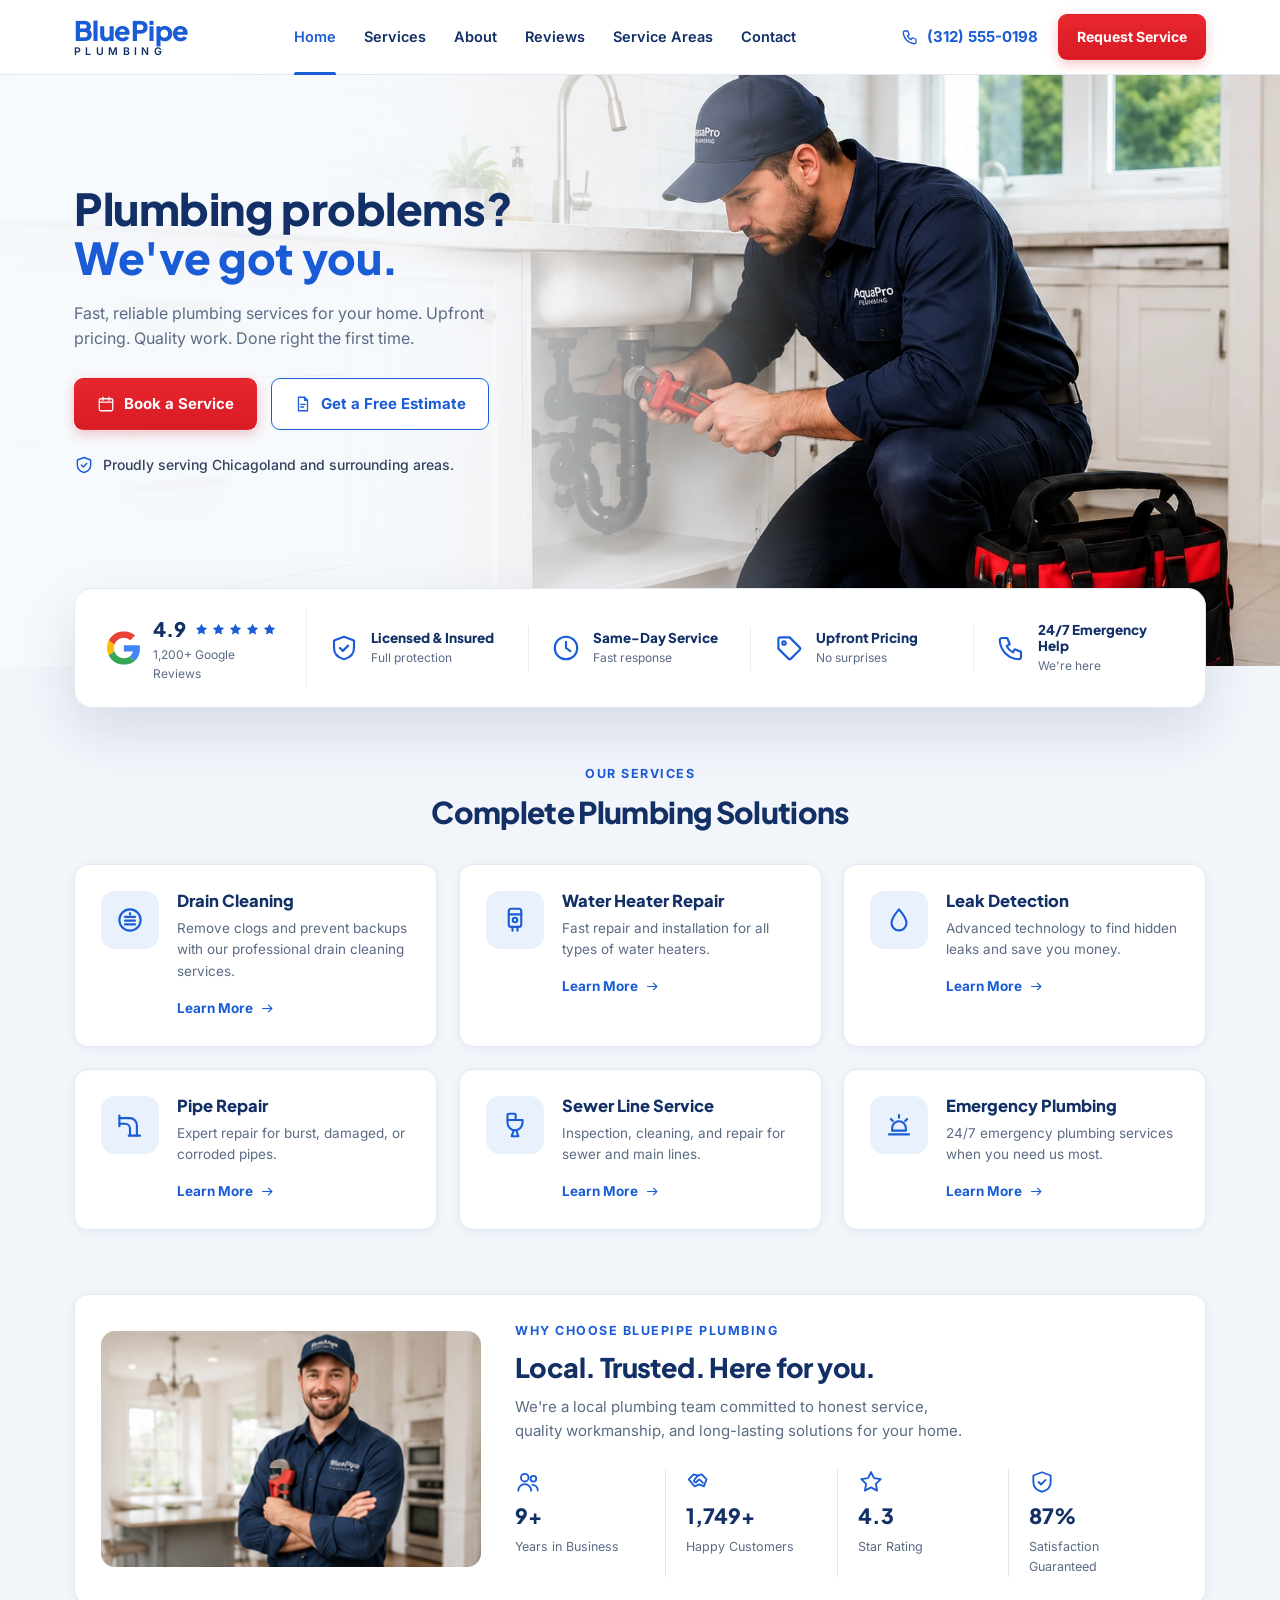
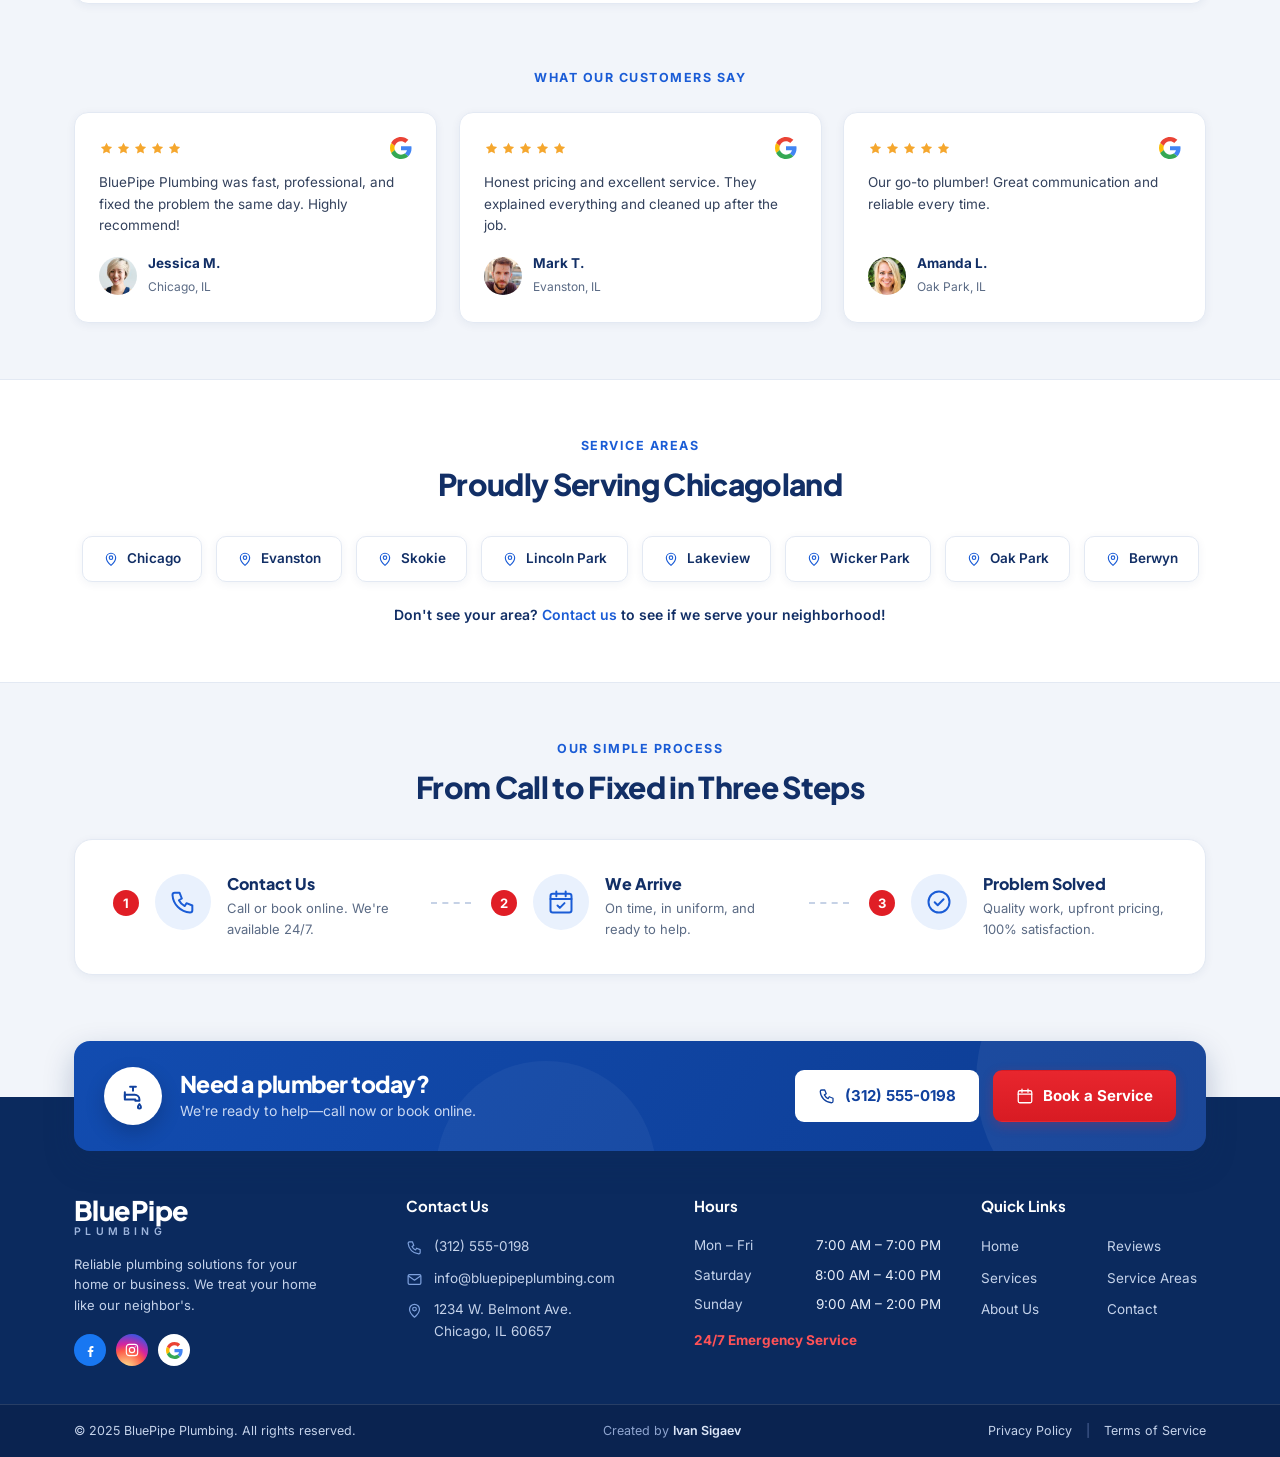
<file: index.html>
<!DOCTYPE html>
<html lang="en">
<head>
<meta charset="UTF-8">
<meta name="viewport" content="width=device-width, initial-scale=1.0">
<title>BluePipe Plumbing — Fast, Reliable Plumbing Services in Chicago</title>
<meta name="description" content="Fast, reliable plumbing services for your home. Upfront pricing. Quality work. Done right the first time. Proudly serving Chicagoland.">
<link rel="preconnect" href="https://fonts.googleapis.com">
<link rel="preconnect" href="https://fonts.gstatic.com" crossorigin>
<link href="https://fonts.googleapis.com/css2?family=Inter:wght@400;500;600;700;800&family=Plus+Jakarta+Sans:wght@600;700;800&display=swap" rel="stylesheet">
<link rel="stylesheet" href="css/styles.css?v=6">
</head>
<body>

<svg xmlns="http://www.w3.org/2000/svg" style="display:none" aria-hidden="true">
  <symbol id="i-phone" viewBox="0 0 24 24"><path d="M5 4h4l2 5-2.5 1.5a11 11 0 0 0 5 5L15 13l5 2v4a2 2 0 0 1-2 2A16 16 0 0 1 3 6a2 2 0 0 1 2-2"/></symbol>
  <symbol id="i-calendar" viewBox="0 0 24 24"><rect x="3" y="5" width="18" height="16" rx="2"/><path d="M3 9.5h18M8 3v4M16 3v4"/></symbol>
  <symbol id="i-calendar-check" viewBox="0 0 24 24"><rect x="3" y="5" width="18" height="16" rx="2"/><path d="M3 9.5h18M8 3v4M16 3v4M9 15l2 2 4-4"/></symbol>
  <symbol id="i-clock" viewBox="0 0 24 24"><circle cx="12" cy="12" r="9"/><path d="M12 7v5l3.5 2.5"/></symbol>
  <symbol id="i-tag" viewBox="0 0 24 24"><path d="M3.5 12.5V5a1.5 1.5 0 0 1 1.5-1.5h7.5l8 8a1.5 1.5 0 0 1 0 2.1l-6.9 6.9a1.5 1.5 0 0 1-2.1 0z"/><circle cx="8" cy="8" r="1.4"/></symbol>
  <symbol id="i-shield" viewBox="0 0 24 24"><path d="M12 3l8 3v6c0 4.6-3.4 7.8-8 9-4.6-1.2-8-4.4-8-9V6z"/></symbol>
  <symbol id="i-shield-check" viewBox="0 0 24 24"><path d="M12 3l8 3v6c0 4.6-3.4 7.8-8 9-4.6-1.2-8-4.4-8-9V6z"/><path d="M8.8 12l2.3 2.3 4.2-4.2"/></symbol>
  <symbol id="i-droplet" viewBox="0 0 24 24"><path d="M12 3.5s6 7 6 10.8a6 6 0 0 1-12 0C6 10.5 12 3.5 12 3.5z"/></symbol>
  <symbol id="i-drain" viewBox="0 0 24 24"><circle cx="12" cy="12" r="8.5"/><path d="M8 9.5h8M8 12.5h8M8 15.5h8M12 6.5v1"/></symbol>
  <symbol id="i-heater" viewBox="0 0 24 24"><rect x="7" y="3" width="10" height="14.5" rx="2"/><path d="M7 7.5h10M10 17.5v3M14 17.5v3"/><circle cx="12" cy="12" r="1.8"/></symbol>
  <symbol id="i-pipe" viewBox="0 0 24 24"><path d="M3.5 6.5h8.5a5.5 5.5 0 0 1 5.5 5.5v8.5"/><path d="M3.5 11h4.5a4 4 0 0 1 4 4v5.5"/><path d="M3.5 4.5v4M3.5 9v4M15.5 20.5h4M20 20.5h-9"/></symbol>
  <symbol id="i-toilet" viewBox="0 0 24 24"><rect x="6" y="3" width="6.5" height="5" rx="1"/><path d="M6 8h12v2.2a6 6 0 0 1-6 6 6 6 0 0 1-6-6z"/><path d="M11 16.2L9.3 21h5.4L13 16.2"/></symbol>
  <symbol id="i-alarm" viewBox="0 0 24 24"><path d="M6.5 14.5a5.5 5.5 0 0 1 11 0v2h-11z"/><path d="M4 19.5h16M12 4v2.2M5.5 7.2L7 8.7M18.5 7.2L17 8.7"/></symbol>
  <symbol id="i-users" viewBox="0 0 24 24"><circle cx="9" cy="8" r="3.5"/><path d="M3 20a6 6 0 0 1 12 0"/><circle cx="17" cy="9" r="2.6"/><path d="M16 14.6a5 5 0 0 1 5 5"/></symbol>
  <symbol id="i-handshake" viewBox="0 0 24 24"><path d="M2.5 9.5L7 5l4 1.2L14.5 5 19 9.5 16.5 16l-4.2-1.8L8 16z"/><path d="M11 6.2L7.8 9.8a1.4 1.4 0 0 0 2 2l2.4-2.2 3.5 3.2"/></symbol>
  <symbol id="i-star" viewBox="0 0 24 24"><path d="M12 2.8l2.8 5.7 6.2.9-4.5 4.4 1.1 6.2-5.6-3-5.6 3 1.1-6.2L3 9.4l6.2-.9z"/></symbol>
  <symbol id="i-map-pin" viewBox="0 0 24 24"><path d="M12 21.5s-7-5.7-7-11.2a7 7 0 0 1 14 0c0 5.5-7 11.2-7 11.2z"/><circle cx="12" cy="10" r="2.6"/></symbol>
  <symbol id="i-check" viewBox="0 0 24 24"><path d="M4.5 12.5l5 5 10-11"/></symbol>
  <symbol id="i-check-circle" viewBox="0 0 24 24"><circle cx="12" cy="12" r="9"/><path d="M8.3 12.2l2.6 2.6 5-5.2"/></symbol>
  <symbol id="i-mail" viewBox="0 0 24 24"><rect x="3" y="5" width="18" height="14" rx="2"/><path d="M3.5 7l8.5 6 8.5-6"/></symbol>
  <symbol id="i-brush" viewBox="0 0 24 24"><path d="M20.5 3.5L12 12"/><path d="M13.5 10.5L6 13l-2.5 7.5L11 18l2.5-7.5z"/><path d="M6.8 17.2l2 2"/></symbol>
  <symbol id="i-doc-check" viewBox="0 0 24 24"><path d="M6 3h8l4 4v14H6z"/><path d="M14 3v4h4M9.3 14.2l2 2 3.6-3.7"/></symbol>
  <symbol id="i-doc" viewBox="0 0 24 24"><path d="M6 3h8l4 4v14H6z"/><path d="M14 3v4h4M9 12.5h6M9 16h4"/></symbol>
  <symbol id="i-person" viewBox="0 0 24 24"><circle cx="12" cy="8" r="4"/><path d="M4.5 21a7.5 7.5 0 0 1 15 0"/></symbol>
  <symbol id="i-sparkle" viewBox="0 0 24 24"><path d="M11 3l1.7 5.3L18 10l-5.3 1.7L11 17l-1.7-5.3L4 10l5.3-1.7z"/><path d="M18.5 15l.7 2.3 2.3.7-2.3.7-.7 2.3-.7-2.3-2.3-.7 2.3-.7z"/></symbol>
  <symbol id="i-wrench" viewBox="0 0 24 24"><path d="M14.7 6.3a4.5 4.5 0 0 0-5.9 5.9L3 18l3 3 5.8-5.8a4.5 4.5 0 0 0 5.9-5.9L14.5 12 12 9.5z"/></symbol>
  <symbol id="i-home" viewBox="0 0 24 24"><path d="M3 11.5l9-8 9 8"/><path d="M5.5 9.5V21h13V9.5"/><path d="M10 21v-6h4v6"/></symbol>
  <symbol id="i-medal" viewBox="0 0 24 24"><circle cx="12" cy="9" r="5.5"/><path d="M9.5 13.8L7.5 21l4.5-2.6L16.5 21l-2-7.2M12 6.5l.9 1.8 2 .3-1.5 1.4.4 2-1.8-1-1.8 1 .4-2-1.5-1.4 2-.3z"/></symbol>
  <symbol id="i-alert" viewBox="0 0 24 24"><path d="M12 3.5L22 21H2z"/><path d="M12 10v4.5M12 18.2v.1"/></symbol>
  <symbol id="i-lock" viewBox="0 0 24 24"><rect x="5" y="11" width="14" height="9" rx="2"/><path d="M8 11V8a4 4 0 0 1 8 0v3"/></symbol>
  <symbol id="i-plus" viewBox="0 0 24 24"><path d="M12 5v14M5 12h14"/></symbol>
  <symbol id="i-chevron" viewBox="0 0 24 24"><path d="M6 9l6 6 6-6"/></symbol>
  <symbol id="i-arrow" viewBox="0 0 24 24"><path d="M4 12h15M13.5 6.5L19 12l-5.5 5.5"/></symbol>
  <symbol id="i-building" viewBox="0 0 24 24"><rect x="6" y="3" width="12" height="18"/><path d="M9.5 7h1.5M13.5 7h1.5M9.5 10.5h1.5M13.5 10.5h1.5M9.5 14h1.5M13.5 14h1.5M11 21v-3.5h2V21M3.5 21h17"/></symbol>
  <symbol id="i-community" viewBox="0 0 24 24"><circle cx="8" cy="9" r="3"/><circle cx="16" cy="9" r="3"/><path d="M2.5 20a5.5 5.5 0 0 1 11 0M10.8 20a5.5 5.5 0 0 1 10.7-.1"/></symbol>
  <symbol id="i-faucet" viewBox="0 0 24 24"><path d="M9.5 4h5M12 4v3.5"/><path d="M5 11h8.5a4 4 0 0 1 4 4v1h-3.5v-1H5z"/><path d="M5 8.8V13M17.5 19s1.3 1.6 1.3 2.5a1.3 1.3 0 0 1-2.6 0c0-.9 1.3-2.5 1.3-2.5z"/></symbol>
  <symbol id="i-menu" viewBox="0 0 24 24"><path d="M4 7h16M4 12h16M4 17h16"/></symbol>
  <symbol id="i-fb" viewBox="0 0 24 24"><path d="M13.4 21v-6.9h2.3l.4-2.7h-2.7V9.6c0-.8.2-1.3 1.3-1.3h1.5V5.9c-.3 0-1.2-.1-2.2-.1-2.2 0-3.6 1.3-3.6 3.7v2h-2.3v2.7h2.3V21z"/></symbol>
  <symbol id="i-ig" viewBox="0 0 24 24"><rect x="3.5" y="3.5" width="17" height="17" rx="4.5"/><circle cx="12" cy="12" r="4"/><path d="M16.9 7.1v.01"/></symbol>
  <symbol id="i-google" viewBox="0 0 48 48"><path fill="#EA4335" d="M24 9.5c3.54 0 6.71 1.22 9.21 3.6l6.85-6.85C35.9 2.38 30.47 0 24 0 14.62 0 6.51 5.38 2.56 13.22l7.98 6.19C12.43 13.72 17.74 9.5 24 9.5z"/><path fill="#4285F4" d="M46.98 24.55c0-1.57-.15-3.09-.38-4.55H24v9.02h12.94c-.58 2.96-2.26 5.48-4.78 7.18l7.73 6c4.51-4.18 7.09-10.36 7.09-17.65z"/><path fill="#FBBC05" d="M10.53 28.59c-.48-1.45-.76-2.99-.76-4.59s.27-3.14.76-4.59l-7.98-6.19C.92 16.46 0 20.12 0 24c0 3.88.92 7.54 2.56 10.78l7.97-6.19z"/><path fill="#34A853" d="M24 48c6.48 0 11.93-2.13 15.89-5.81l-7.73-6c-2.15 1.45-4.92 2.3-8.16 2.3-6.26 0-11.57-4.22-13.47-9.91l-7.98 6.19C6.51 42.62 14.62 48 24 48z"/></symbol>
</svg>

<header class="site-header">
  <div class="container header-inner">
    <a class="logo" href="index.html"><span class="logo-name">BluePipe</span><span class="logo-sub">PLUMBING</span></a>
    <nav class="main-nav" id="mainNav">
      <a href="index.html" class="active">Home</a>
      <a href="services.html">Services</a>
      <a href="about.html">About</a>
      <a href="reviews.html">Reviews</a>
      <a href="service-areas.html">Service Areas</a>
      <a href="contact.html">Contact</a>
    </nav>
    <div class="header-actions">
      <a class="header-phone" href="tel:+13125550198"><svg class="icon"><use href="#i-phone"/></svg><span>(312) 555-0198</span></a>
      <a class="btn btn-red" href="contact.html">Request Service</a>
      <button class="nav-toggle" aria-label="Open menu"><svg class="icon"><use href="#i-menu"/></svg></button>
    </div>
  </div>
</header>

<!-- Hero -->
<section class="hero hero--bleed hero--home">
  <div class="hero-photo-bleed">
    <img src="assets/img/hero-home.jpg" alt="BluePipe plumber repairing a kitchen sink">
  </div>
  <div class="container hero-grid">
    <div class="hero-copy">
      <h1>Plumbing problems?<br><span class="accent">We've got you.</span></h1>
      <p class="lead">Fast, reliable plumbing services for your home. Upfront pricing. Quality work. Done right the first time.</p>
      <div class="hero-cta">
        <a class="btn btn-red" href="contact.html"><svg class="icon"><use href="#i-calendar"/></svg> Book a Service</a>
        <a class="btn btn-outline" href="contact.html"><svg class="icon"><use href="#i-doc"/></svg> Get a Free Estimate</a>
      </div>
      <div class="hero-note"><svg class="icon"><use href="#i-shield-check"/></svg> Proudly serving Chicagoland and surrounding areas.</div>
    </div>
  </div>
</section>

<!-- Trust bar -->
<div class="container">
  <div class="trust-bar">
    <div class="trust-item trust-rating">
      <svg class="g-badge" viewBox="0 0 48 48"><use href="#i-google"/></svg>
      <div>
        <div class="rating-score">4.9
          <span class="stars">
            <svg class="icon icon-fill"><use href="#i-star"/></svg><svg class="icon icon-fill"><use href="#i-star"/></svg><svg class="icon icon-fill"><use href="#i-star"/></svg><svg class="icon icon-fill"><use href="#i-star"/></svg><svg class="icon icon-fill"><use href="#i-star"/></svg>
          </span>
        </div>
        <div class="rating-sub">1,200+ Google Reviews</div>
      </div>
    </div>
    <div class="trust-item">
      <svg class="icon"><use href="#i-shield-check"/></svg>
      <div><h3>Licensed &amp; Insured</h3><p>Full protection</p></div>
    </div>
    <div class="trust-item">
      <svg class="icon"><use href="#i-clock"/></svg>
      <div><h3>Same-Day Service</h3><p>Fast response</p></div>
    </div>
    <div class="trust-item">
      <svg class="icon"><use href="#i-tag"/></svg>
      <div><h3>Upfront Pricing</h3><p>No surprises</p></div>
    </div>
    <div class="trust-item">
      <svg class="icon"><use href="#i-phone"/></svg>
      <div><h3>24/7 Emergency Help</h3><p>We're here</p></div>
    </div>
  </div>
</div>

<!-- Services -->
<section class="section">
  <div class="container">
    <div class="section-head">
      <div class="eyebrow">Our Services</div>
      <h2>Complete Plumbing Solutions</h2>
    </div>
    <div class="services-grid">
      <div class="service-card">
        <span class="icon-sq"><svg class="icon"><use href="#i-drain"/></svg></span>
        <div>
          <h3>Drain Cleaning</h3>
          <p>Remove clogs and prevent backups with our professional drain cleaning services.</p>
          <a class="link-more" href="services.html">Learn More <svg class="icon"><use href="#i-arrow"/></svg></a>
        </div>
      </div>
      <div class="service-card">
        <span class="icon-sq"><svg class="icon"><use href="#i-heater"/></svg></span>
        <div>
          <h3>Water Heater Repair</h3>
          <p>Fast repair and installation for all types of water heaters.</p>
          <a class="link-more" href="services.html">Learn More <svg class="icon"><use href="#i-arrow"/></svg></a>
        </div>
      </div>
      <div class="service-card">
        <span class="icon-sq"><svg class="icon"><use href="#i-droplet"/></svg></span>
        <div>
          <h3>Leak Detection</h3>
          <p>Advanced technology to find hidden leaks and save you money.</p>
          <a class="link-more" href="services.html">Learn More <svg class="icon"><use href="#i-arrow"/></svg></a>
        </div>
      </div>
      <div class="service-card">
        <span class="icon-sq"><svg class="icon"><use href="#i-pipe"/></svg></span>
        <div>
          <h3>Pipe Repair</h3>
          <p>Expert repair for burst, damaged, or corroded pipes.</p>
          <a class="link-more" href="services.html">Learn More <svg class="icon"><use href="#i-arrow"/></svg></a>
        </div>
      </div>
      <div class="service-card">
        <span class="icon-sq"><svg class="icon"><use href="#i-toilet"/></svg></span>
        <div>
          <h3>Sewer Line Service</h3>
          <p>Inspection, cleaning, and repair for sewer and main lines.</p>
          <a class="link-more" href="services.html">Learn More <svg class="icon"><use href="#i-arrow"/></svg></a>
        </div>
      </div>
      <div class="service-card">
        <span class="icon-sq"><svg class="icon"><use href="#i-alarm"/></svg></span>
        <div>
          <h3>Emergency Plumbing</h3>
          <p>24/7 emergency plumbing services when you need us most.</p>
          <a class="link-more" href="services.html">Learn More <svg class="icon"><use href="#i-arrow"/></svg></a>
        </div>
      </div>
    </div>
  </div>
</section>

<!-- Why choose -->
<section class="section" style="padding-top:8px">
  <div class="container">
    <div class="why-card">
      <div class="photo"><img src="assets/img/about-plumber.png" alt="Friendly BluePipe plumber with a pipe wrench"></div>
      <div>
        <div class="eyebrow">Why Choose BluePipe Plumbing</div>
        <h2>Local. Trusted. Here for you.</h2>
        <p>We're a local plumbing team committed to honest service, quality workmanship, and long-lasting solutions for your home.</p>
        <div class="stats-row">
          <div class="stat"><svg class="icon"><use href="#i-users"/></svg><b>10+</b><span>Years in Business</span></div>
          <div class="stat"><svg class="icon"><use href="#i-handshake"/></svg><b>2,000+</b><span>Happy Customers</span></div>
          <div class="stat"><svg class="icon"><use href="#i-star"/></svg><b>4.9</b><span>Star Rating</span></div>
          <div class="stat"><svg class="icon"><use href="#i-shield-check"/></svg><b>100%</b><span>Satisfaction Guaranteed</span></div>
        </div>
      </div>
    </div>
  </div>
</section>

<!-- Testimonials -->
<section class="section" style="padding-top:8px">
  <div class="container">
    <div class="section-head" style="margin-bottom:24px">
      <div class="eyebrow">What Our Customers Say</div>
    </div>
    <div class="reviews-grid">
      <div class="review-card">
        <div class="review-top">
          <span class="stars">
            <svg class="icon icon-fill"><use href="#i-star"/></svg><svg class="icon icon-fill"><use href="#i-star"/></svg><svg class="icon icon-fill"><use href="#i-star"/></svg><svg class="icon icon-fill"><use href="#i-star"/></svg><svg class="icon icon-fill"><use href="#i-star"/></svg>
          </span>
          <svg class="g-badge" style="width:22px;height:22px" viewBox="0 0 48 48"><use href="#i-google"/></svg>
        </div>
        <p>BluePipe Plumbing was fast, professional, and fixed the problem the same day. Highly recommend!</p>
        <div class="review-author">
          <img class="avatar" src="assets/img/avatars/jessica.jpg" alt="Jessica M.">
          <div><b>Jessica M.</b><span>Chicago, IL</span></div>
        </div>
      </div>
      <div class="review-card">
        <div class="review-top">
          <span class="stars">
            <svg class="icon icon-fill"><use href="#i-star"/></svg><svg class="icon icon-fill"><use href="#i-star"/></svg><svg class="icon icon-fill"><use href="#i-star"/></svg><svg class="icon icon-fill"><use href="#i-star"/></svg><svg class="icon icon-fill"><use href="#i-star"/></svg>
          </span>
          <svg class="g-badge" style="width:22px;height:22px" viewBox="0 0 48 48"><use href="#i-google"/></svg>
        </div>
        <p>Honest pricing and excellent service. They explained everything and cleaned up after the job.</p>
        <div class="review-author">
          <img class="avatar" src="assets/img/avatars/mark.jpg" alt="Mark T.">
          <div><b>Mark T.</b><span>Evanston, IL</span></div>
        </div>
      </div>
      <div class="review-card">
        <div class="review-top">
          <span class="stars">
            <svg class="icon icon-fill"><use href="#i-star"/></svg><svg class="icon icon-fill"><use href="#i-star"/></svg><svg class="icon icon-fill"><use href="#i-star"/></svg><svg class="icon icon-fill"><use href="#i-star"/></svg><svg class="icon icon-fill"><use href="#i-star"/></svg>
          </span>
          <svg class="g-badge" style="width:22px;height:22px" viewBox="0 0 48 48"><use href="#i-google"/></svg>
        </div>
        <p>Our go-to plumber! Great communication and reliable every time.</p>
        <div class="review-author">
          <img class="avatar" src="assets/img/avatars/amanda.jpg" alt="Amanda L.">
          <div><b>Amanda L.</b><span>Oak Park, IL</span></div>
        </div>
      </div>
    </div>
  </div>
</section>

<!-- Service areas -->
<section class="section section-band">
  <div class="container">
    <div class="section-head">
      <div class="eyebrow">Service Areas</div>
      <h2>Proudly Serving Chicagoland</h2>
    </div>
    <div class="pills-row">
      <span class="pill"><svg class="icon"><use href="#i-map-pin"/></svg> Chicago</span>
      <span class="pill"><svg class="icon"><use href="#i-map-pin"/></svg> Evanston</span>
      <span class="pill"><svg class="icon"><use href="#i-map-pin"/></svg> Skokie</span>
      <span class="pill"><svg class="icon"><use href="#i-map-pin"/></svg> Lincoln Park</span>
      <span class="pill"><svg class="icon"><use href="#i-map-pin"/></svg> Lakeview</span>
      <span class="pill"><svg class="icon"><use href="#i-map-pin"/></svg> Wicker Park</span>
      <span class="pill"><svg class="icon"><use href="#i-map-pin"/></svg> Oak Park</span>
      <span class="pill"><svg class="icon"><use href="#i-map-pin"/></svg> Berwyn</span>
    </div>
    <p class="pills-note">Don't see your area? <a href="contact.html">Contact us</a> to see if we serve your neighborhood!</p>
  </div>
</section>

<!-- Process -->
<section class="section">
  <div class="container">
    <div class="section-head">
      <div class="eyebrow">Our Simple Process</div>
      <h2>From Call to Fixed in Three Steps</h2>
    </div>
    <div class="steps-card">
    <div class="steps-h">
      <div class="step-h">
        <span class="step-num">1</span>
        <span class="icon-circle"><svg class="icon"><use href="#i-phone"/></svg></span>
        <div><h3>Contact Us</h3><p>Call or book online. We're available 24/7.</p></div>
      </div>
      <div class="step-dash"></div>
      <div class="step-h">
        <span class="step-num">2</span>
        <span class="icon-circle"><svg class="icon"><use href="#i-calendar-check"/></svg></span>
        <div><h3>We Arrive</h3><p>On time, in uniform, and ready to help.</p></div>
      </div>
      <div class="step-dash"></div>
      <div class="step-h">
        <span class="step-num">3</span>
        <span class="icon-circle"><svg class="icon"><use href="#i-check-circle"/></svg></span>
        <div><h3>Problem Solved</h3><p>Quality work, upfront pricing, 100% satisfaction.</p></div>
      </div>
    </div>
    </div>
  </div>
</section>

<!-- CTA banner -->
<section class="cta-band">
  <div class="container">
    <div class="cta-banner">
      <div class="cta-left">
        <span class="cta-icon"><svg class="icon"><use href="#i-faucet"/></svg></span>
        <div>
          <h2>Need a plumber today?</h2>
          <p>We're ready to help—call now or book online.</p>
        </div>
      </div>
      <div class="cta-actions">
        <a class="btn btn-white" href="tel:+13125550198"><svg class="icon"><use href="#i-phone"/></svg> (312) 555-0198</a>
        <a class="btn btn-red" href="contact.html"><svg class="icon"><use href="#i-calendar"/></svg> Book a Service</a>
      </div>
    </div>
  </div>
</section>

<footer class="site-footer">
  <div class="container footer-grid">
    <div class="footer-brand">
      <a class="logo" href="index.html"><span class="logo-name">BluePipe</span><span class="logo-sub">PLUMBING</span></a>
      <p>Reliable plumbing solutions for your home or business. We treat your home like our neighbor's.</p>
      <div class="socials">
        <a class="social fb" href="#" aria-label="Facebook"><svg class="icon icon-fill"><use href="#i-fb"/></svg></a>
        <a class="social" href="#" aria-label="Instagram" style="background:radial-gradient(circle at 30% 110%,#fdf497 0%,#fd5949 45%,#d6249f 60%,#285AEB 90%);color:#fff"><svg class="icon" style="width:16px;height:16px"><use href="#i-ig"/></svg></a>
        <a class="social" href="#" aria-label="Google"><svg viewBox="0 0 48 48"><use href="#i-google"/></svg></a>
      </div>
    </div>
    <div>
      <h4>Contact Us</h4>
      <ul class="footer-contact">
        <li><svg class="icon"><use href="#i-phone"/></svg><a href="tel:+13125550198">(312) 555-0198</a></li>
        <li><svg class="icon"><use href="#i-mail"/></svg><a href="mailto:info@bluepipeplumbing.com">info@bluepipeplumbing.com</a></li>
        <li><svg class="icon"><use href="#i-map-pin"/></svg><span>1234 W. Belmont Ave.<br>Chicago, IL 60657</span></li>
      </ul>
    </div>
    <div>
      <h4>Hours</h4>
      <div class="hours-row"><span>Mon – Fri</span><span>7:00 AM – 7:00 PM</span></div>
      <div class="hours-row"><span>Saturday</span><span>8:00 AM – 4:00 PM</span></div>
      <div class="hours-row"><span>Sunday</span><span>9:00 AM – 2:00 PM</span></div>
      <div class="footer-emergency">24/7 Emergency Service</div>
    </div>
    <div>
      <h4>Quick Links</h4>
      <div class="footer-links">
        <a href="index.html">Home</a>
        <a href="reviews.html">Reviews</a>
        <a href="services.html">Services</a>
        <a href="service-areas.html">Service Areas</a>
        <a href="about.html">About Us</a>
        <a href="contact.html">Contact</a>
      </div>
    </div>
  </div>
  <div class="footer-bottom">
    <div class="container">
      <span>© 2025 BluePipe Plumbing. All rights reserved.</span>
      <span class="credit">Created by <b>Ivan Sigaev</b></span>
      <nav><a href="#">Privacy Policy</a><span class="sep">|</span><a href="#">Terms of Service</a></nav>
    </div>
  </div>
</footer>

<script src="js/main.js"></script>
</body>
</html>
</file>
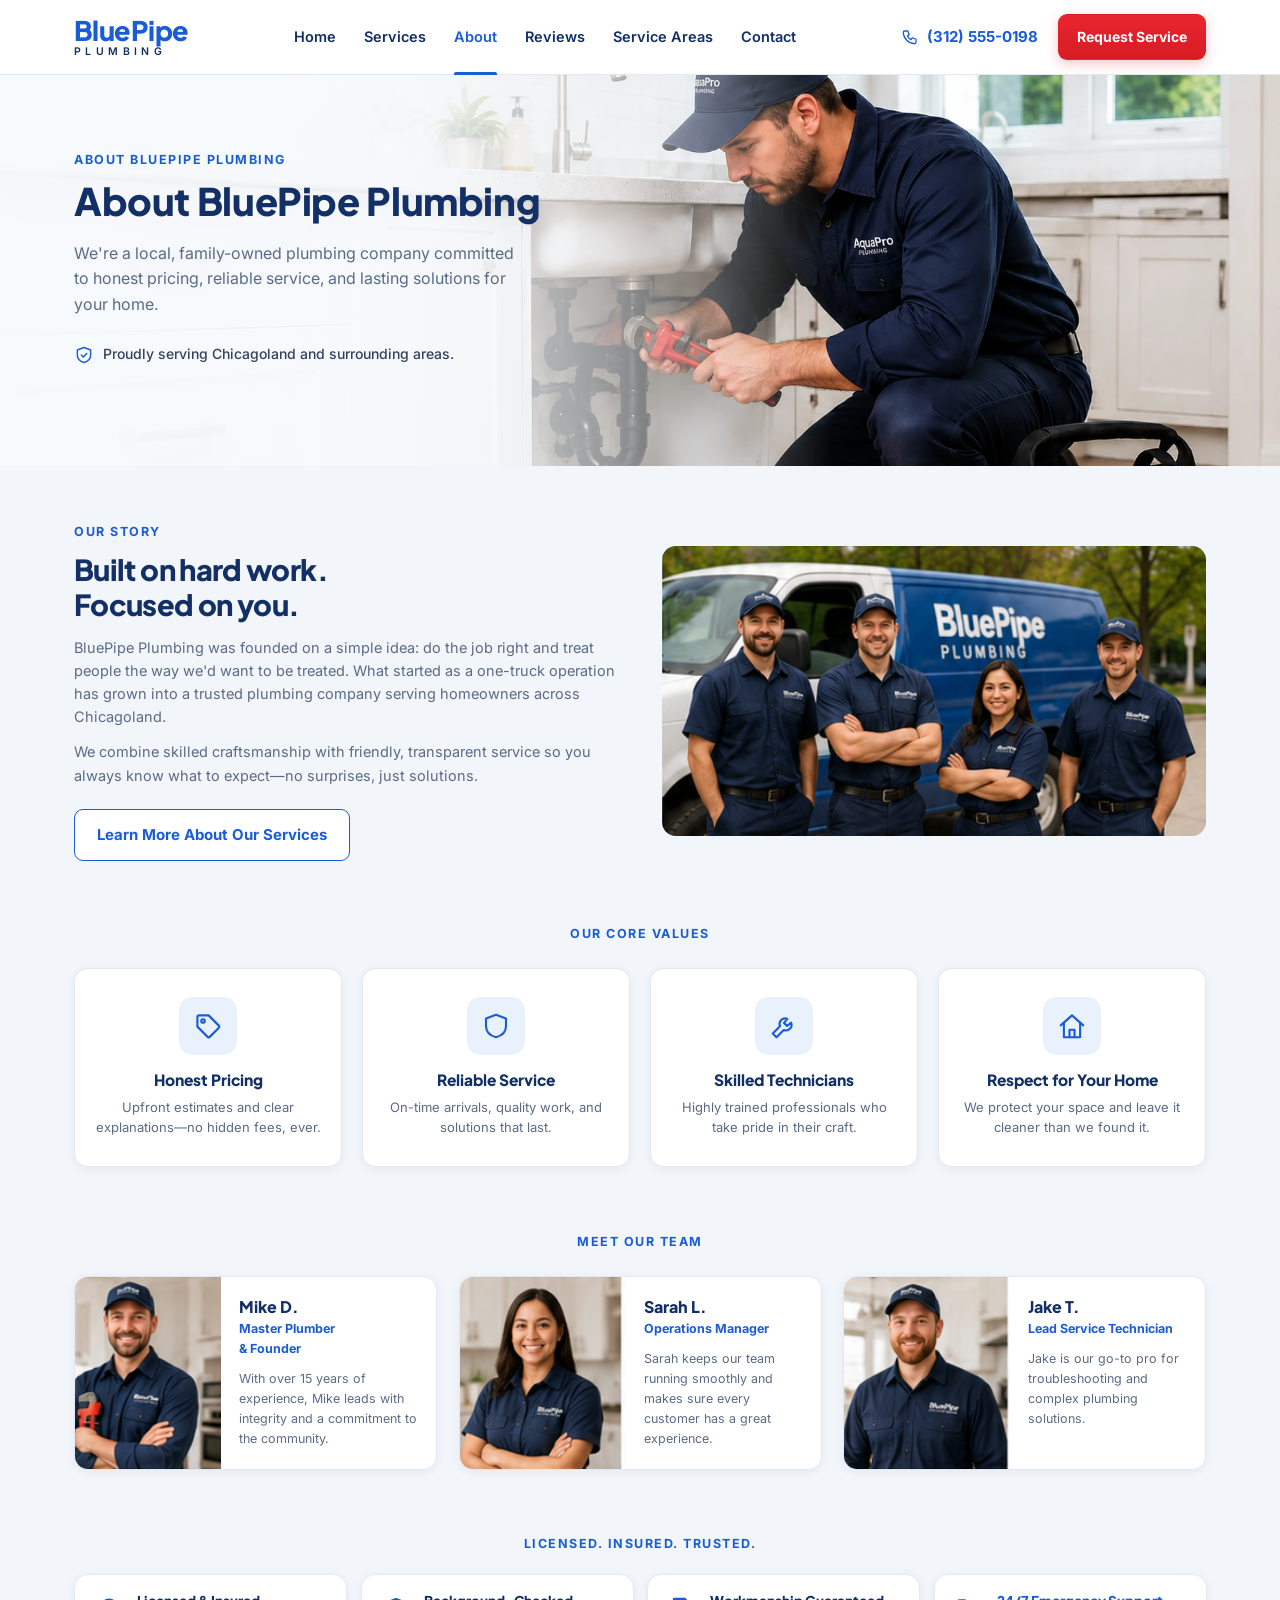
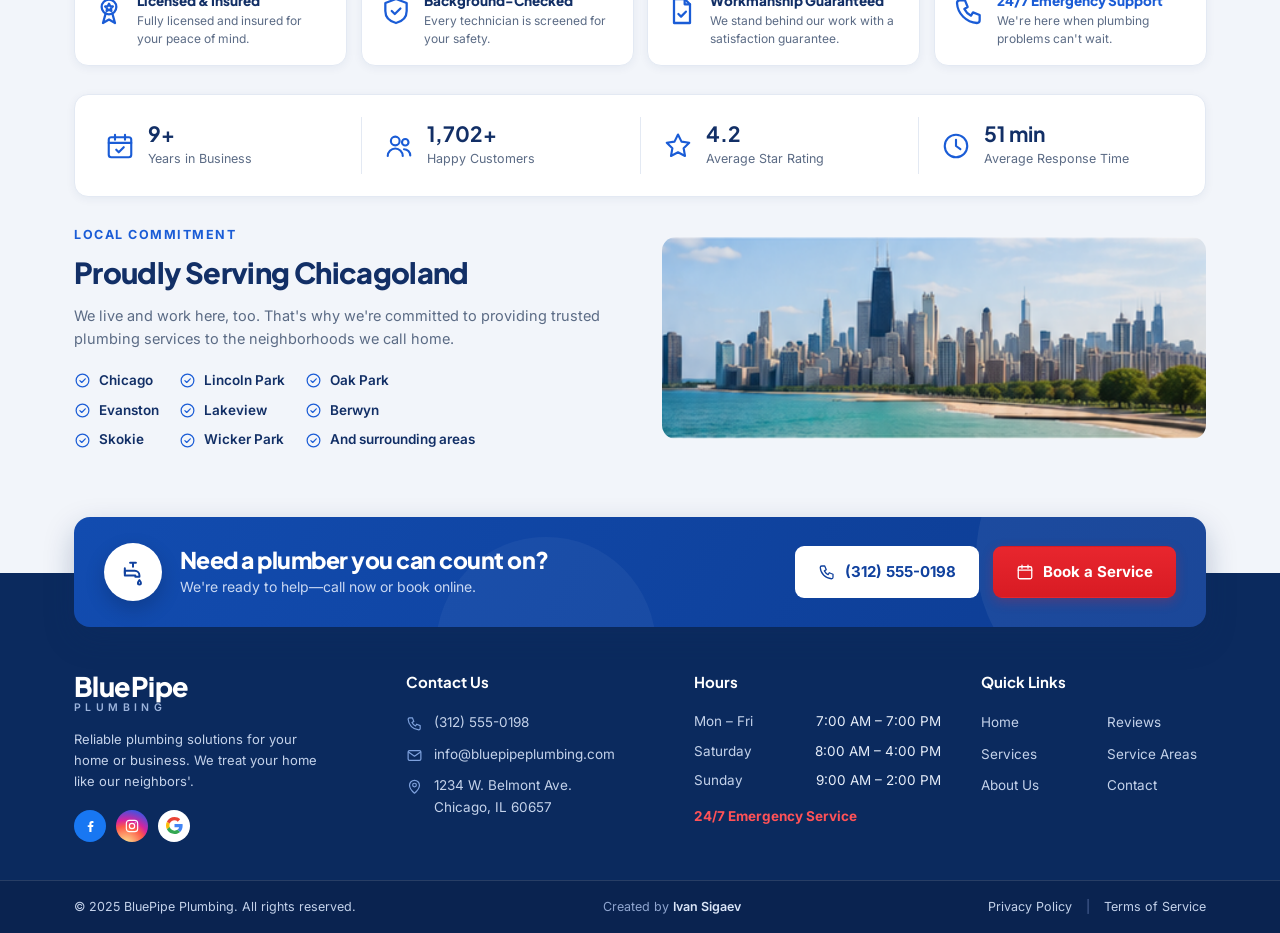
<file: about.html>
<!DOCTYPE html>
<html lang="en">
<head>
<meta charset="UTF-8">
<meta name="viewport" content="width=device-width, initial-scale=1.0">
<title>About Us — BluePipe Plumbing</title>
<meta name="description" content="We're a local, family-owned plumbing company committed to honest pricing, reliable service, and lasting solutions for your home.">
<link rel="preconnect" href="https://fonts.googleapis.com">
<link rel="preconnect" href="https://fonts.gstatic.com" crossorigin>
<link href="https://fonts.googleapis.com/css2?family=Inter:wght@400;500;600;700;800&family=Plus+Jakarta+Sans:wght@600;700;800&display=swap" rel="stylesheet">
<link rel="stylesheet" href="css/styles.css?v=6">
</head>
<body>

<svg xmlns="http://www.w3.org/2000/svg" style="display:none" aria-hidden="true">
  <symbol id="i-phone" viewBox="0 0 24 24"><path d="M5 4h4l2 5-2.5 1.5a11 11 0 0 0 5 5L15 13l5 2v4a2 2 0 0 1-2 2A16 16 0 0 1 3 6a2 2 0 0 1 2-2"/></symbol>
  <symbol id="i-calendar" viewBox="0 0 24 24"><rect x="3" y="5" width="18" height="16" rx="2"/><path d="M3 9.5h18M8 3v4M16 3v4"/></symbol>
  <symbol id="i-calendar-check" viewBox="0 0 24 24"><rect x="3" y="5" width="18" height="16" rx="2"/><path d="M3 9.5h18M8 3v4M16 3v4M9 15l2 2 4-4"/></symbol>
  <symbol id="i-clock" viewBox="0 0 24 24"><circle cx="12" cy="12" r="9"/><path d="M12 7v5l3.5 2.5"/></symbol>
  <symbol id="i-tag" viewBox="0 0 24 24"><path d="M3.5 12.5V5a1.5 1.5 0 0 1 1.5-1.5h7.5l8 8a1.5 1.5 0 0 1 0 2.1l-6.9 6.9a1.5 1.5 0 0 1-2.1 0z"/><circle cx="8" cy="8" r="1.4"/></symbol>
  <symbol id="i-shield" viewBox="0 0 24 24"><path d="M12 3l8 3v6c0 4.6-3.4 7.8-8 9-4.6-1.2-8-4.4-8-9V6z"/></symbol>
  <symbol id="i-shield-check" viewBox="0 0 24 24"><path d="M12 3l8 3v6c0 4.6-3.4 7.8-8 9-4.6-1.2-8-4.4-8-9V6z"/><path d="M8.8 12l2.3 2.3 4.2-4.2"/></symbol>
  <symbol id="i-users" viewBox="0 0 24 24"><circle cx="9" cy="8" r="3.5"/><path d="M3 20a6 6 0 0 1 12 0"/><circle cx="17" cy="9" r="2.6"/><path d="M16 14.6a5 5 0 0 1 5 5"/></symbol>
  <symbol id="i-star" viewBox="0 0 24 24"><path d="M12 2.8l2.8 5.7 6.2.9-4.5 4.4 1.1 6.2-5.6-3-5.6 3 1.1-6.2L3 9.4l6.2-.9z"/></symbol>
  <symbol id="i-map-pin" viewBox="0 0 24 24"><path d="M12 21.5s-7-5.7-7-11.2a7 7 0 0 1 14 0c0 5.5-7 11.2-7 11.2z"/><circle cx="12" cy="10" r="2.6"/></symbol>
  <symbol id="i-check" viewBox="0 0 24 24"><path d="M4.5 12.5l5 5 10-11"/></symbol>
  <symbol id="i-check-circle" viewBox="0 0 24 24"><circle cx="12" cy="12" r="9"/><path d="M8.3 12.2l2.6 2.6 5-5.2"/></symbol>
  <symbol id="i-mail" viewBox="0 0 24 24"><rect x="3" y="5" width="18" height="14" rx="2"/><path d="M3.5 7l8.5 6 8.5-6"/></symbol>
  <symbol id="i-doc-check" viewBox="0 0 24 24"><path d="M6 3h8l4 4v14H6z"/><path d="M14 3v4h4M9.3 14.2l2 2 3.6-3.7"/></symbol>
  <symbol id="i-wrench" viewBox="0 0 24 24"><path d="M14.7 6.3a4.5 4.5 0 0 0-5.9 5.9L3 18l3 3 5.8-5.8a4.5 4.5 0 0 0 5.9-5.9L14.5 12 12 9.5z"/></symbol>
  <symbol id="i-home" viewBox="0 0 24 24"><path d="M3 11.5l9-8 9 8"/><path d="M5.5 9.5V21h13V9.5"/><path d="M10 21v-6h4v6"/></symbol>
  <symbol id="i-medal" viewBox="0 0 24 24"><circle cx="12" cy="9" r="5.5"/><path d="M9.5 13.8L7.5 21l4.5-2.6L16.5 21l-2-7.2M12 6.5l.9 1.8 2 .3-1.5 1.4.4 2-1.8-1-1.8 1 .4-2-1.5-1.4 2-.3z"/></symbol>
  <symbol id="i-faucet" viewBox="0 0 24 24"><path d="M9.5 4h5M12 4v3.5"/><path d="M5 11h8.5a4 4 0 0 1 4 4v1h-3.5v-1H5z"/><path d="M5 8.8V13M17.5 19s1.3 1.6 1.3 2.5a1.3 1.3 0 0 1-2.6 0c0-.9 1.3-2.5 1.3-2.5z"/></symbol>
  <symbol id="i-chevron" viewBox="0 0 24 24"><path d="M6 9l6 6 6-6"/></symbol>
  <symbol id="i-arrow" viewBox="0 0 24 24"><path d="M4 12h15M13.5 6.5L19 12l-5.5 5.5"/></symbol>
  <symbol id="i-menu" viewBox="0 0 24 24"><path d="M4 7h16M4 12h16M4 17h16"/></symbol>
  <symbol id="i-fb" viewBox="0 0 24 24"><path d="M13.4 21v-6.9h2.3l.4-2.7h-2.7V9.6c0-.8.2-1.3 1.3-1.3h1.5V5.9c-.3 0-1.2-.1-2.2-.1-2.2 0-3.6 1.3-3.6 3.7v2h-2.3v2.7h2.3V21z"/></symbol>
  <symbol id="i-ig" viewBox="0 0 24 24"><rect x="3.5" y="3.5" width="17" height="17" rx="4.5"/><circle cx="12" cy="12" r="4"/><path d="M16.9 7.1v.01"/></symbol>
  <symbol id="i-google" viewBox="0 0 48 48"><path fill="#EA4335" d="M24 9.5c3.54 0 6.71 1.22 9.21 3.6l6.85-6.85C35.9 2.38 30.47 0 24 0 14.62 0 6.51 5.38 2.56 13.22l7.98 6.19C12.43 13.72 17.74 9.5 24 9.5z"/><path fill="#4285F4" d="M46.98 24.55c0-1.57-.15-3.09-.38-4.55H24v9.02h12.94c-.58 2.96-2.26 5.48-4.78 7.18l7.73 6c4.51-4.18 7.09-10.36 7.09-17.65z"/><path fill="#FBBC05" d="M10.53 28.59c-.48-1.45-.76-2.99-.76-4.59s.27-3.14.76-4.59l-7.98-6.19C.92 16.46 0 20.12 0 24c0 3.88.92 7.54 2.56 10.78l7.97-6.19z"/><path fill="#34A853" d="M24 48c6.48 0 11.93-2.13 15.89-5.81l-7.73-6c-2.15 1.45-4.92 2.3-8.16 2.3-6.26 0-11.57-4.22-13.47-9.91l-7.98 6.19C6.51 42.62 14.62 48 24 48z"/></symbol>
</svg>

<header class="site-header">
  <div class="container header-inner">
    <a class="logo" href="index.html"><span class="logo-name">BluePipe</span><span class="logo-sub">PLUMBING</span></a>
    <nav class="main-nav" id="mainNav">
      <a href="index.html">Home</a>
      <a href="services.html">Services</a>
      <a href="about.html" class="active">About</a>
      <a href="reviews.html">Reviews</a>
      <a href="service-areas.html">Service Areas</a>
      <a href="contact.html">Contact</a>
    </nav>
    <div class="header-actions">
      <a class="header-phone" href="tel:+13125550198"><svg class="icon"><use href="#i-phone"/></svg><span>(312) 555-0198</span></a>
      <a class="btn btn-red" href="contact.html">Request Service</a>
      <button class="nav-toggle" aria-label="Open menu"><svg class="icon"><use href="#i-menu"/></svg></button>
    </div>
  </div>
</header>

<!-- Hero -->
<section class="hero hero--bleed hero--about">
  <div class="hero-photo-bleed">
    <img src="assets/img/hero-home.jpg" alt="BluePipe plumber working under a kitchen sink">
  </div>
  <div class="container hero-grid">
    <div class="hero-copy">
      <div class="eyebrow">About BluePipe Plumbing</div>
      <h1 style="font-size:38px">About BluePipe Plumbing</h1>
      <p class="lead">We're a local, family-owned plumbing company committed to honest pricing, reliable service, and lasting solutions for your home.</p>
      <div class="hero-note"><svg class="icon"><use href="#i-shield-check"/></svg> Proudly serving Chicagoland and surrounding areas.</div>
    </div>
  </div>
</section>

<!-- Our story -->
<section class="section">
  <div class="container split">
    <div>
      <div class="eyebrow">Our Story</div>
      <h2>Built on hard work.<br>Focused on you.</h2>
      <p>BluePipe Plumbing was founded on a simple idea: do the job right and treat people the way we'd want to be treated. What started as a one-truck operation has grown into a trusted plumbing company serving homeowners across Chicagoland.</p>
      <p>We combine skilled craftsmanship with friendly, transparent service so you always know what to expect—no surprises, just solutions.</p>
      <a class="btn btn-outline" href="services.html" style="margin-top:22px">Learn More About Our Services</a>
    </div>
    <div class="photo"><img src="assets/img/team-van.png" alt="The BluePipe Plumbing team in front of their service van"></div>
  </div>
</section>

<!-- Core values -->
<section class="section" style="padding-top:8px">
  <div class="container">
    <div class="section-head" style="margin-bottom:24px">
      <div class="eyebrow">Our Core Values</div>
    </div>
    <div class="value-grid">
      <div class="value-card">
        <span class="icon-sq"><svg class="icon"><use href="#i-tag"/></svg></span>
        <h3>Honest Pricing</h3>
        <p>Upfront estimates and clear explanations—no hidden fees, ever.</p>
      </div>
      <div class="value-card">
        <span class="icon-sq"><svg class="icon"><use href="#i-shield"/></svg></span>
        <h3>Reliable Service</h3>
        <p>On-time arrivals, quality work, and solutions that last.</p>
      </div>
      <div class="value-card">
        <span class="icon-sq"><svg class="icon"><use href="#i-wrench"/></svg></span>
        <h3>Skilled Technicians</h3>
        <p>Highly trained professionals who take pride in their craft.</p>
      </div>
      <div class="value-card">
        <span class="icon-sq"><svg class="icon"><use href="#i-home"/></svg></span>
        <h3>Respect for Your Home</h3>
        <p>We protect your space and leave it cleaner than we found it.</p>
      </div>
    </div>
  </div>
</section>

<!-- Team -->
<section class="section" style="padding-top:8px">
  <div class="container">
    <div class="section-head" style="margin-bottom:24px">
      <div class="eyebrow">Meet Our Team</div>
    </div>
    <div class="team-grid">
      <div class="team-card">
        <img src="assets/img/team-mike.png" alt="Mike D., Master Plumber and Founder">
        <div class="team-info">
          <h3>Mike D.</h3>
          <div class="role">Master Plumber<br>&amp; Founder</div>
          <p>With over 15 years of experience, Mike leads with integrity and a commitment to the community.</p>
        </div>
      </div>
      <div class="team-card">
        <img src="assets/img/team-sarah.png" alt="Sarah L., Operations Manager">
        <div class="team-info">
          <h3>Sarah L.</h3>
          <div class="role">Operations Manager</div>
          <p>Sarah keeps our team running smoothly and makes sure every customer has a great experience.</p>
        </div>
      </div>
      <div class="team-card">
        <img src="assets/img/team-jake.png" alt="Jake T., Lead Service Technician">
        <div class="team-info">
          <h3>Jake T.</h3>
          <div class="role">Lead Service Technician</div>
          <p>Jake is our go-to pro for troubleshooting and complex plumbing solutions.</p>
        </div>
      </div>
    </div>
  </div>
</section>

<!-- Licensed / trusted -->
<section class="section" style="padding-top:8px;padding-bottom:20px">
  <div class="container">
    <div class="section-head" style="margin-bottom:20px">
      <div class="eyebrow">Licensed. Insured. Trusted.</div>
    </div>
    <div class="feature-bar">
      <div class="trust-item">
        <svg class="icon"><use href="#i-medal"/></svg>
        <div><h3>Licensed &amp; Insured</h3><p>Fully licensed and insured for your peace of mind.</p></div>
      </div>
      <div class="trust-item">
        <svg class="icon"><use href="#i-shield-check"/></svg>
        <div><h3>Background-Checked</h3><p>Every technician is screened for your safety.</p></div>
      </div>
      <div class="trust-item">
        <svg class="icon"><use href="#i-doc-check"/></svg>
        <div><h3>Workmanship Guaranteed</h3><p>We stand behind our work with a satisfaction guarantee.</p></div>
      </div>
      <div class="trust-item">
        <svg class="icon"><use href="#i-phone"/></svg>
        <div><h3 style="color:var(--blue)">24/7 Emergency Support</h3><p>We're here when plumbing problems can't wait.</p></div>
      </div>
    </div>
  </div>
</section>

<!-- Stats -->
<section class="section" style="padding-top:8px;padding-bottom:20px">
  <div class="container">
    <div class="mini-stats">
      <div class="mini-stat"><svg class="icon"><use href="#i-calendar-check"/></svg><div><b>10+</b><span>Years in Business</span></div></div>
      <div class="mini-stat"><svg class="icon"><use href="#i-users"/></svg><div><b>2,000+</b><span>Happy Customers</span></div></div>
      <div class="mini-stat"><svg class="icon"><use href="#i-star"/></svg><div><b>4.9</b><span>Average Star Rating</span></div></div>
      <div class="mini-stat"><svg class="icon"><use href="#i-clock"/></svg><div><b>60 min</b><span>Average Response Time</span></div></div>
    </div>
  </div>
</section>

<!-- Local commitment -->
<section class="section" style="padding-top:8px">
  <div class="container split">
    <div>
      <div class="eyebrow">Local Commitment</div>
      <h2>Proudly Serving Chicagoland</h2>
      <p>We live and work here, too. That's why we're committed to providing trusted plumbing services to the neighborhoods we call home.</p>
      <div class="check-grid">
        <span style="display:inline-flex;align-items:center;gap:8px;font-size:13.5px;font-weight:600;color:var(--navy)"><svg class="icon icon-sm" style="color:var(--blue)"><use href="#i-check-circle"/></svg> Chicago</span>
        <span style="display:inline-flex;align-items:center;gap:8px;font-size:13.5px;font-weight:600;color:var(--navy)"><svg class="icon icon-sm" style="color:var(--blue)"><use href="#i-check-circle"/></svg> Lincoln Park</span>
        <span style="display:inline-flex;align-items:center;gap:8px;font-size:13.5px;font-weight:600;color:var(--navy)"><svg class="icon icon-sm" style="color:var(--blue)"><use href="#i-check-circle"/></svg> Oak Park</span>
        <span style="display:inline-flex;align-items:center;gap:8px;font-size:13.5px;font-weight:600;color:var(--navy)"><svg class="icon icon-sm" style="color:var(--blue)"><use href="#i-check-circle"/></svg> Evanston</span>
        <span style="display:inline-flex;align-items:center;gap:8px;font-size:13.5px;font-weight:600;color:var(--navy)"><svg class="icon icon-sm" style="color:var(--blue)"><use href="#i-check-circle"/></svg> Lakeview</span>
        <span style="display:inline-flex;align-items:center;gap:8px;font-size:13.5px;font-weight:600;color:var(--navy)"><svg class="icon icon-sm" style="color:var(--blue)"><use href="#i-check-circle"/></svg> Berwyn</span>
        <span style="display:inline-flex;align-items:center;gap:8px;font-size:13.5px;font-weight:600;color:var(--navy)"><svg class="icon icon-sm" style="color:var(--blue)"><use href="#i-check-circle"/></svg> Skokie</span>
        <span style="display:inline-flex;align-items:center;gap:8px;font-size:13.5px;font-weight:600;color:var(--navy)"><svg class="icon icon-sm" style="color:var(--blue)"><use href="#i-check-circle"/></svg> Wicker Park</span>
        <span style="display:inline-flex;align-items:center;gap:8px;font-size:13.5px;font-weight:600;color:var(--navy)"><svg class="icon icon-sm" style="color:var(--blue)"><use href="#i-check-circle"/></svg> And surrounding areas</span>
      </div>
    </div>
    <div class="photo"><img src="assets/img/skyline.png" alt="Chicago skyline seen from the lakefront"></div>
  </div>
</section>

<!-- CTA banner -->
<section class="cta-band">
  <div class="container">
    <div class="cta-banner">
      <div class="cta-left">
        <span class="cta-icon"><svg class="icon"><use href="#i-faucet"/></svg></span>
        <div>
          <h2>Need a plumber you can count on?</h2>
          <p>We're ready to help—call now or book online.</p>
        </div>
      </div>
      <div class="cta-actions">
        <a class="btn btn-white" href="tel:+13125550198"><svg class="icon"><use href="#i-phone"/></svg> (312) 555-0198</a>
        <a class="btn btn-red" href="contact.html"><svg class="icon"><use href="#i-calendar"/></svg> Book a Service</a>
      </div>
    </div>
  </div>
</section>

<footer class="site-footer">
  <div class="container footer-grid">
    <div class="footer-brand">
      <a class="logo" href="index.html"><span class="logo-name">BluePipe</span><span class="logo-sub">PLUMBING</span></a>
      <p>Reliable plumbing solutions for your home or business. We treat your home like our neighbors'.</p>
      <div class="socials">
        <a class="social fb" href="#" aria-label="Facebook"><svg class="icon icon-fill"><use href="#i-fb"/></svg></a>
        <a class="social" href="#" aria-label="Instagram" style="background:radial-gradient(circle at 30% 110%,#fdf497 0%,#fd5949 45%,#d6249f 60%,#285AEB 90%);color:#fff"><svg class="icon" style="width:16px;height:16px"><use href="#i-ig"/></svg></a>
        <a class="social" href="#" aria-label="Google"><svg viewBox="0 0 48 48"><use href="#i-google"/></svg></a>
      </div>
    </div>
    <div>
      <h4>Contact Us</h4>
      <ul class="footer-contact">
        <li><svg class="icon"><use href="#i-phone"/></svg><a href="tel:+13125550198">(312) 555-0198</a></li>
        <li><svg class="icon"><use href="#i-mail"/></svg><a href="mailto:info@bluepipeplumbing.com">info@bluepipeplumbing.com</a></li>
        <li><svg class="icon"><use href="#i-map-pin"/></svg><span>1234 W. Belmont Ave.<br>Chicago, IL 60657</span></li>
      </ul>
    </div>
    <div>
      <h4>Hours</h4>
      <div class="hours-row"><span>Mon – Fri</span><span>7:00 AM – 7:00 PM</span></div>
      <div class="hours-row"><span>Saturday</span><span>8:00 AM – 4:00 PM</span></div>
      <div class="hours-row"><span>Sunday</span><span>9:00 AM – 2:00 PM</span></div>
      <div class="footer-emergency">24/7 Emergency Service</div>
    </div>
    <div>
      <h4>Quick Links</h4>
      <div class="footer-links">
        <a href="index.html">Home</a>
        <a href="reviews.html">Reviews</a>
        <a href="services.html">Services</a>
        <a href="service-areas.html">Service Areas</a>
        <a href="about.html">About Us</a>
        <a href="contact.html">Contact</a>
      </div>
    </div>
  </div>
  <div class="footer-bottom">
    <div class="container">
      <span>© 2025 BluePipe Plumbing. All rights reserved.</span>
      <span class="credit">Created by <b>Ivan Sigaev</b></span>
      <nav><a href="#">Privacy Policy</a><span class="sep">|</span><a href="#">Terms of Service</a></nav>
    </div>
  </div>
</footer>

<script src="js/main.js"></script>
</body>
</html>
</file>
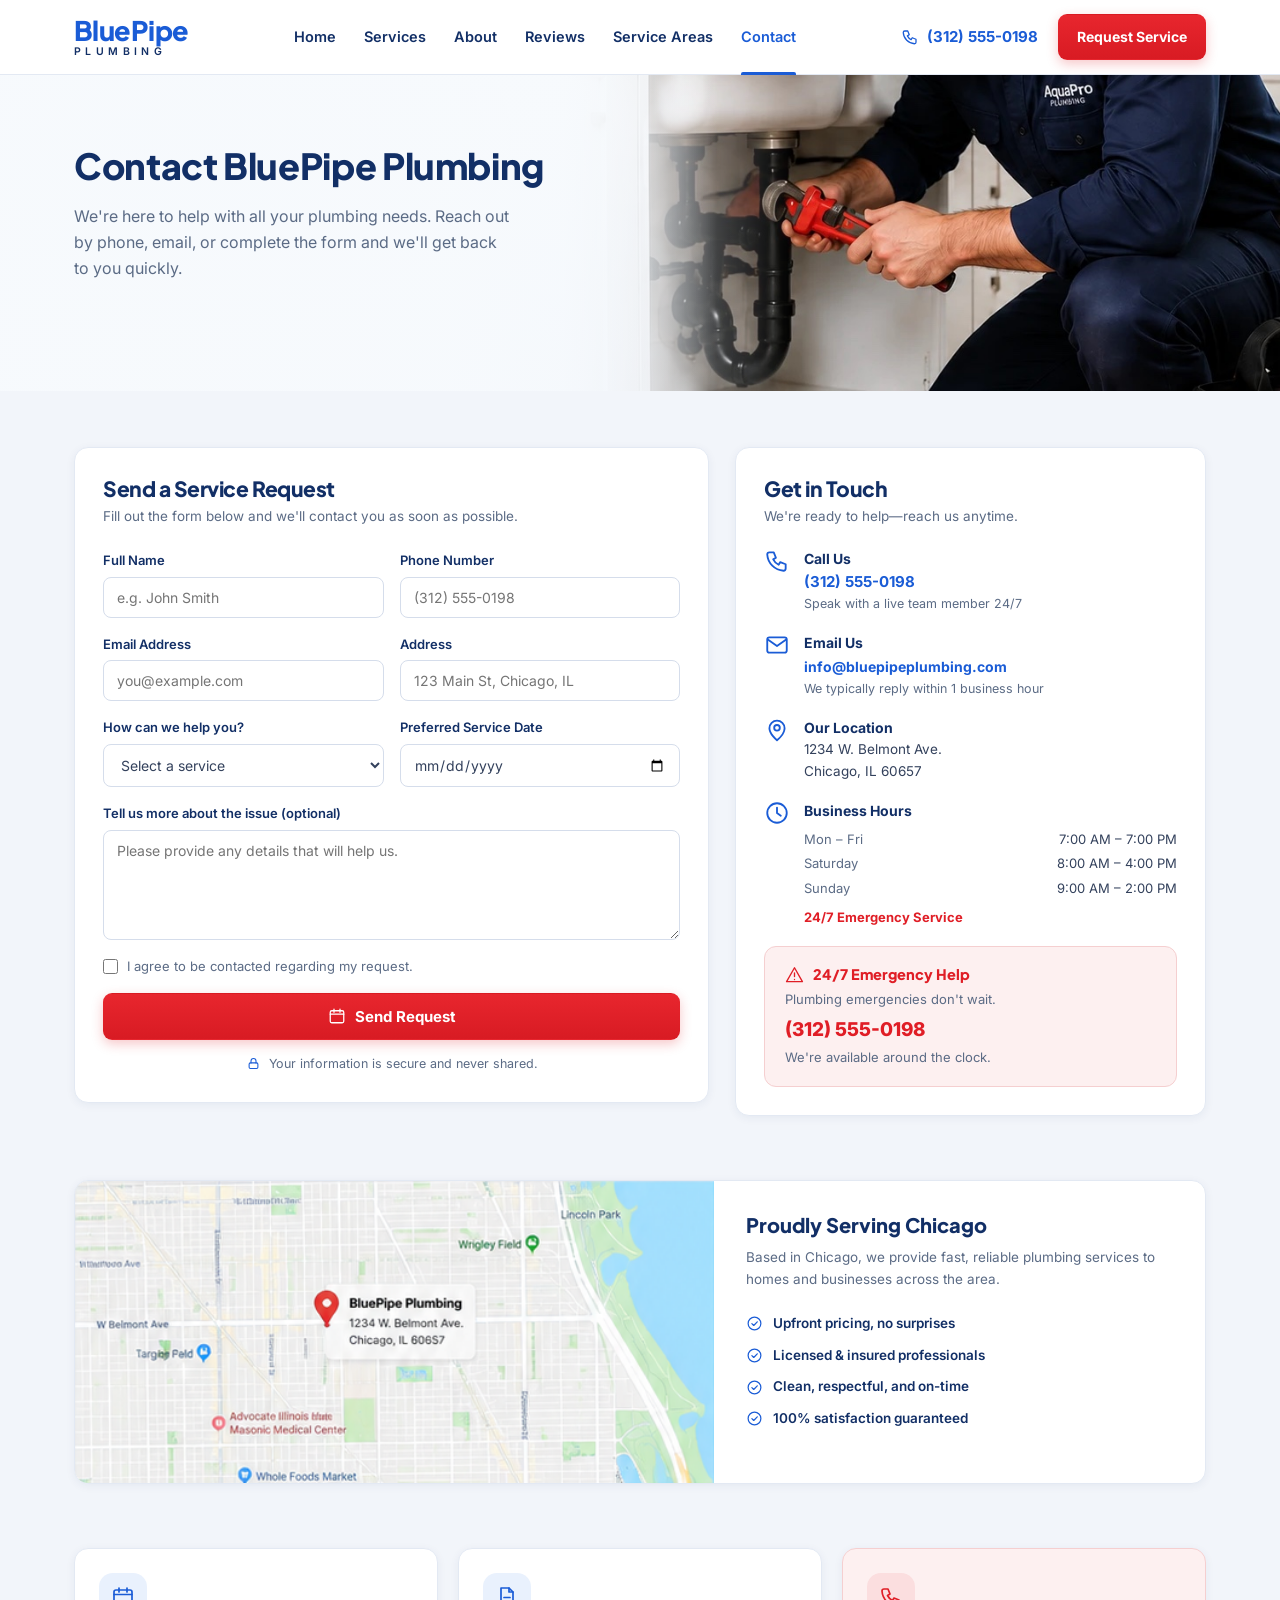
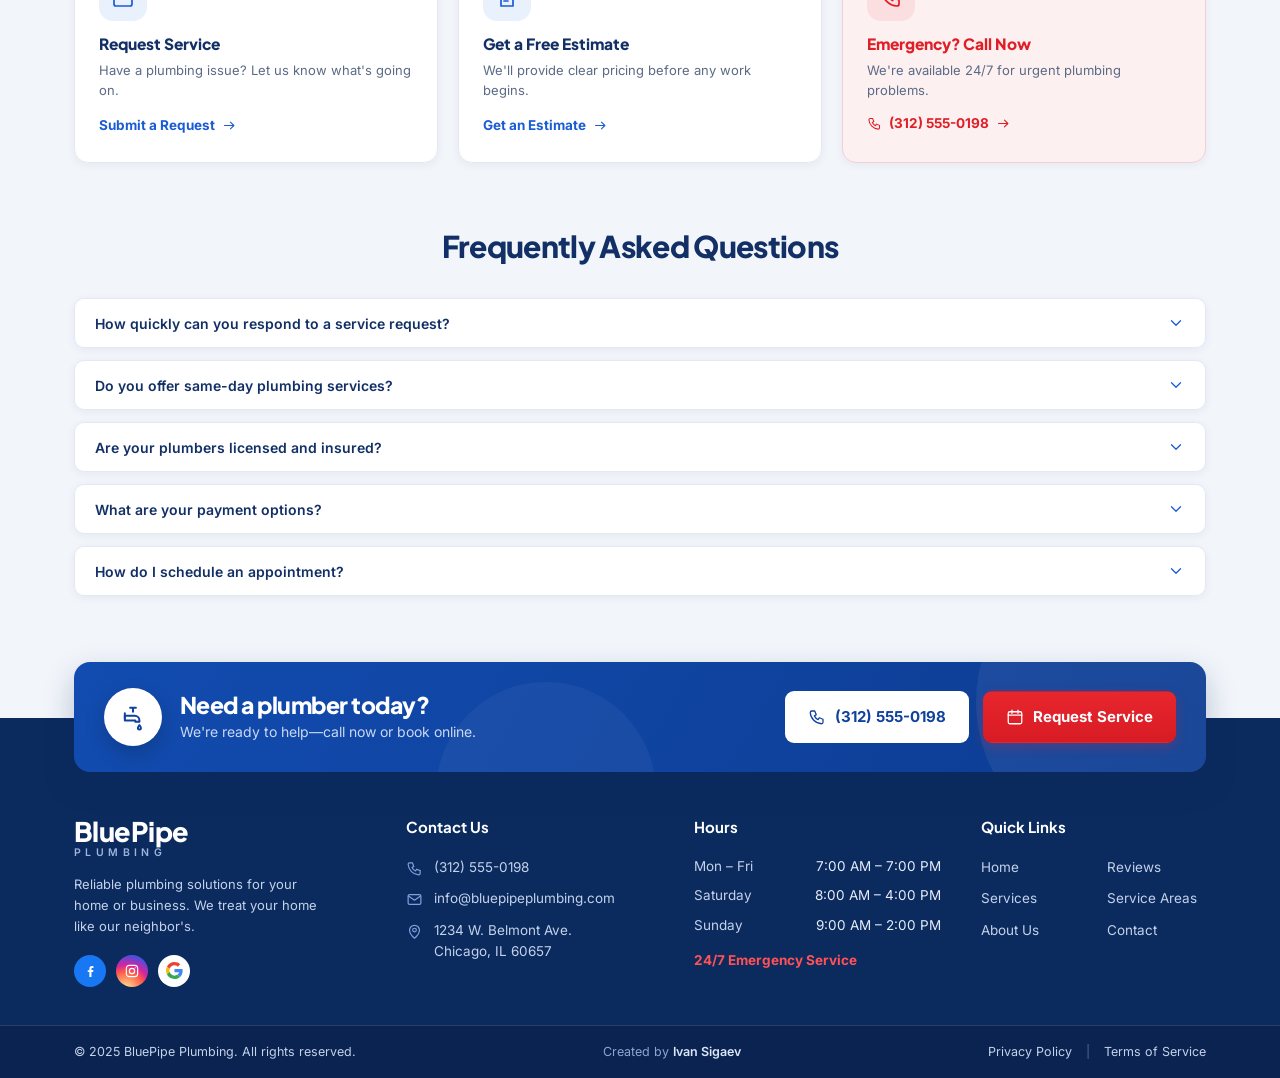
<file: contact.html>
<!DOCTYPE html>
<html lang="en">
<head>
<meta charset="UTF-8">
<meta name="viewport" content="width=device-width, initial-scale=1.0">
<title>Contact Us — BluePipe Plumbing</title>
<meta name="description" content="We're here to help with all your plumbing needs. Reach out by phone, email, or complete the form and we'll get back to you quickly.">
<link rel="preconnect" href="https://fonts.googleapis.com">
<link rel="preconnect" href="https://fonts.gstatic.com" crossorigin>
<link href="https://fonts.googleapis.com/css2?family=Inter:wght@400;500;600;700;800&family=Plus+Jakarta+Sans:wght@600;700;800&display=swap" rel="stylesheet">
<link rel="stylesheet" href="css/styles.css?v=6">
</head>
<body>

<svg xmlns="http://www.w3.org/2000/svg" style="display:none" aria-hidden="true">
  <symbol id="i-phone" viewBox="0 0 24 24"><path d="M5 4h4l2 5-2.5 1.5a11 11 0 0 0 5 5L15 13l5 2v4a2 2 0 0 1-2 2A16 16 0 0 1 3 6a2 2 0 0 1 2-2"/></symbol>
  <symbol id="i-calendar" viewBox="0 0 24 24"><rect x="3" y="5" width="18" height="16" rx="2"/><path d="M3 9.5h18M8 3v4M16 3v4"/></symbol>
  <symbol id="i-clock" viewBox="0 0 24 24"><circle cx="12" cy="12" r="9"/><path d="M12 7v5l3.5 2.5"/></symbol>
  <symbol id="i-shield-check" viewBox="0 0 24 24"><path d="M12 3l8 3v6c0 4.6-3.4 7.8-8 9-4.6-1.2-8-4.4-8-9V6z"/><path d="M8.8 12l2.3 2.3 4.2-4.2"/></symbol>
  <symbol id="i-map-pin" viewBox="0 0 24 24"><path d="M12 21.5s-7-5.7-7-11.2a7 7 0 0 1 14 0c0 5.5-7 11.2-7 11.2z"/><circle cx="12" cy="10" r="2.6"/></symbol>
  <symbol id="i-check-circle" viewBox="0 0 24 24"><circle cx="12" cy="12" r="9"/><path d="M8.3 12.2l2.6 2.6 5-5.2"/></symbol>
  <symbol id="i-mail" viewBox="0 0 24 24"><rect x="3" y="5" width="18" height="14" rx="2"/><path d="M3.5 7l8.5 6 8.5-6"/></symbol>
  <symbol id="i-doc" viewBox="0 0 24 24"><path d="M6 3h8l4 4v14H6z"/><path d="M14 3v4h4M9 12.5h6M9 16h4"/></symbol>
  <symbol id="i-alert" viewBox="0 0 24 24"><path d="M12 3.5L22 21H2z"/><path d="M12 10v4.5M12 18.2v.1"/></symbol>
  <symbol id="i-lock" viewBox="0 0 24 24"><rect x="5" y="11" width="14" height="9" rx="2"/><path d="M8 11V8a4 4 0 0 1 8 0v3"/></symbol>
  <symbol id="i-faucet" viewBox="0 0 24 24"><path d="M9.5 4h5M12 4v3.5"/><path d="M5 11h8.5a4 4 0 0 1 4 4v1h-3.5v-1H5z"/><path d="M5 8.8V13M17.5 19s1.3 1.6 1.3 2.5a1.3 1.3 0 0 1-2.6 0c0-.9 1.3-2.5 1.3-2.5z"/></symbol>
  <symbol id="i-chevron" viewBox="0 0 24 24"><path d="M6 9l6 6 6-6"/></symbol>
  <symbol id="i-arrow" viewBox="0 0 24 24"><path d="M4 12h15M13.5 6.5L19 12l-5.5 5.5"/></symbol>
  <symbol id="i-menu" viewBox="0 0 24 24"><path d="M4 7h16M4 12h16M4 17h16"/></symbol>
  <symbol id="i-fb" viewBox="0 0 24 24"><path d="M13.4 21v-6.9h2.3l.4-2.7h-2.7V9.6c0-.8.2-1.3 1.3-1.3h1.5V5.9c-.3 0-1.2-.1-2.2-.1-2.2 0-3.6 1.3-3.6 3.7v2h-2.3v2.7h2.3V21z"/></symbol>
  <symbol id="i-ig" viewBox="0 0 24 24"><rect x="3.5" y="3.5" width="17" height="17" rx="4.5"/><circle cx="12" cy="12" r="4"/><path d="M16.9 7.1v.01"/></symbol>
  <symbol id="i-google" viewBox="0 0 48 48"><path fill="#EA4335" d="M24 9.5c3.54 0 6.71 1.22 9.21 3.6l6.85-6.85C35.9 2.38 30.47 0 24 0 14.62 0 6.51 5.38 2.56 13.22l7.98 6.19C12.43 13.72 17.74 9.5 24 9.5z"/><path fill="#4285F4" d="M46.98 24.55c0-1.57-.15-3.09-.38-4.55H24v9.02h12.94c-.58 2.96-2.26 5.48-4.78 7.18l7.73 6c4.51-4.18 7.09-10.36 7.09-17.65z"/><path fill="#FBBC05" d="M10.53 28.59c-.48-1.45-.76-2.99-.76-4.59s.27-3.14.76-4.59l-7.98-6.19C.92 16.46 0 20.12 0 24c0 3.88.92 7.54 2.56 10.78l7.97-6.19z"/><path fill="#34A853" d="M24 48c6.48 0 11.93-2.13 15.89-5.81l-7.73-6c-2.15 1.45-4.92 2.3-8.16 2.3-6.26 0-11.57-4.22-13.47-9.91l-7.98 6.19C6.51 42.62 14.62 48 24 48z"/></symbol>
</svg>

<header class="site-header">
  <div class="container header-inner">
    <a class="logo" href="index.html"><span class="logo-name">BluePipe</span><span class="logo-sub">PLUMBING</span></a>
    <nav class="main-nav" id="mainNav">
      <a href="index.html">Home</a>
      <a href="services.html">Services</a>
      <a href="about.html">About</a>
      <a href="reviews.html">Reviews</a>
      <a href="service-areas.html">Service Areas</a>
      <a href="contact.html" class="active">Contact</a>
    </nav>
    <div class="header-actions">
      <a class="header-phone" href="tel:+13125550198"><svg class="icon"><use href="#i-phone"/></svg><span>(312) 555-0198</span></a>
      <a class="btn btn-red" href="contact.html">Request Service</a>
      <button class="nav-toggle" aria-label="Open menu"><svg class="icon"><use href="#i-menu"/></svg></button>
    </div>
  </div>
</header>

<!-- Hero -->
<section class="hero hero--bleed hero--contact">
  <div class="hero-photo-bleed">
    <img src="assets/img/hero-contact.jpg" alt="Plumber tightening a pipe with a wrench">
  </div>
  <div class="container hero-grid">
    <div class="hero-copy">
      <h1 style="font-size:36px">Contact BluePipe Plumbing</h1>
      <p class="lead">We're here to help with all your plumbing needs. Reach out by phone, email, or complete the form and we'll get back to you quickly.</p>
    </div>
  </div>
</section>

<!-- Form + contact info -->
<section class="section">
  <div class="container grid-contact">
    <div class="card">
      <h2 style="font-size:21px;margin-bottom:5px">Send a Service Request</h2>
      <p style="font-size:13.5px;color:var(--muted);margin-bottom:22px">Fill out the form below and we'll contact you as soon as possible.</p>
      <form id="requestForm">
        <div class="form-grid">
          <div class="form-field">
            <label for="f-name">Full Name</label>
            <input id="f-name" type="text" placeholder="e.g. John Smith" required>
          </div>
          <div class="form-field">
            <label for="f-phone">Phone Number</label>
            <input id="f-phone" type="tel" placeholder="(312) 555-0198" required>
          </div>
          <div class="form-field">
            <label for="f-email">Email Address</label>
            <input id="f-email" type="email" placeholder="you@example.com">
          </div>
          <div class="form-field">
            <label for="f-address">Address</label>
            <input id="f-address" type="text" placeholder="123 Main St, Chicago, IL">
          </div>
          <div class="form-field">
            <label for="f-service">How can we help you?</label>
            <select id="f-service">
              <option value="">Select a service</option>
              <option>Drain Cleaning</option>
              <option>Leak Detection</option>
              <option>Water Heater Repair</option>
              <option>Sewer Line Service</option>
              <option>Pipe Repair</option>
              <option>Toilet Repair</option>
              <option>Faucet &amp; Fixture Installation</option>
              <option>Emergency Plumbing</option>
            </select>
          </div>
          <div class="form-field">
            <label for="f-date">Preferred Service Date</label>
            <input id="f-date" type="date">
          </div>
          <div class="form-field full">
            <label for="f-message">Tell us more about the issue (optional)</label>
            <textarea id="f-message" placeholder="Please provide any details that will help us."></textarea>
          </div>
        </div>
        <label class="form-check"><input type="checkbox" required> I agree to be contacted regarding my request.</label>
        <button class="btn btn-red" type="submit" style="width:100%"><svg class="icon"><use href="#i-calendar"/></svg> Send Request</button>
        <div class="form-note"><svg class="icon"><use href="#i-lock"/></svg> Your information is secure and never shared.</div>
      </form>
    </div>

    <div class="card">
      <h2 style="font-size:21px;margin-bottom:5px">Get in Touch</h2>
      <p style="font-size:13.5px;color:var(--muted);margin-bottom:20px">We're ready to help—reach us anytime.</p>
      <div style="display:flex;flex-direction:column;gap:18px">
        <div style="display:flex;gap:14px">
          <svg class="icon" style="color:var(--blue);width:26px;height:26px"><use href="#i-phone"/></svg>
          <div>
            <b style="color:var(--navy);font-size:14px;display:block">Call Us</b>
            <a href="tel:+13125550198" style="color:var(--blue);font-weight:700;font-size:15px">(312) 555-0198</a>
            <div style="font-size:12.5px;color:var(--muted)">Speak with a live team member 24/7</div>
          </div>
        </div>
        <div style="display:flex;gap:14px">
          <svg class="icon" style="color:var(--blue);width:26px;height:26px"><use href="#i-mail"/></svg>
          <div>
            <b style="color:var(--navy);font-size:14px;display:block">Email Us</b>
            <a href="mailto:info@bluepipeplumbing.com" style="color:var(--blue);font-weight:700;font-size:14px">info@bluepipeplumbing.com</a>
            <div style="font-size:12.5px;color:var(--muted)">We typically reply within 1 business hour</div>
          </div>
        </div>
        <div style="display:flex;gap:14px">
          <svg class="icon" style="color:var(--blue);width:26px;height:26px"><use href="#i-map-pin"/></svg>
          <div>
            <b style="color:var(--navy);font-size:14px;display:block">Our Location</b>
            <div style="font-size:13.5px">1234 W. Belmont Ave.<br>Chicago, IL 60657</div>
          </div>
        </div>
        <div style="display:flex;gap:14px">
          <svg class="icon" style="color:var(--blue);width:26px;height:26px"><use href="#i-clock"/></svg>
          <div style="flex:1">
            <b style="color:var(--navy);font-size:14px;display:block;margin-bottom:4px">Business Hours</b>
            <div style="display:flex;justify-content:space-between;font-size:13px;padding:2px 0"><span style="color:var(--muted)">Mon – Fri</span><span>7:00 AM – 7:00 PM</span></div>
            <div style="display:flex;justify-content:space-between;font-size:13px;padding:2px 0"><span style="color:var(--muted)">Saturday</span><span>8:00 AM – 4:00 PM</span></div>
            <div style="display:flex;justify-content:space-between;font-size:13px;padding:2px 0"><span style="color:var(--muted)">Sunday</span><span>9:00 AM – 2:00 PM</span></div>
            <div style="color:var(--red);font-weight:700;font-size:13px;margin-top:6px">24/7 Emergency Service</div>
          </div>
        </div>
        <div class="alert-red">
          <h4><svg class="icon" style="width:19px;height:19px"><use href="#i-alert"/></svg> 24/7 Emergency Help</h4>
          <p>Plumbing emergencies don't wait.</p>
          <a class="phone-big" href="tel:+13125550198">(312) 555-0198</a>
          <p>We're available around the clock.</p>
        </div>
      </div>
    </div>
  </div>
</section>

<!-- Map -->
<section class="section" style="padding-top:8px">
  <div class="container">
    <div class="card grid-map">
      <img src="assets/img/map-contact.png" alt="Map showing the BluePipe Plumbing location on W. Belmont Ave, Chicago">
      <div style="padding:32px">
        <h3 style="font-size:20px;margin-bottom:10px">Proudly Serving Chicago</h3>
        <p style="font-size:13.5px;color:var(--muted);margin-bottom:18px">Based in Chicago, we provide fast, reliable plumbing services to homes and businesses across the area.</p>
        <ul class="check-list">
          <li><svg class="icon"><use href="#i-check-circle"/></svg> Upfront pricing, no surprises</li>
          <li><svg class="icon"><use href="#i-check-circle"/></svg> Licensed &amp; insured professionals</li>
          <li><svg class="icon"><use href="#i-check-circle"/></svg> Clean, respectful, and on-time</li>
          <li><svg class="icon"><use href="#i-check-circle"/></svg> 100% satisfaction guaranteed</li>
        </ul>
      </div>
    </div>
  </div>
</section>

<!-- Quick action cards -->
<section class="section" style="padding-top:8px">
  <div class="container grid-quick">
    <div class="card" style="padding:24px">
      <span class="icon-sq" style="width:48px;height:48px;margin-bottom:14px"><svg class="icon" style="width:24px;height:24px"><use href="#i-calendar"/></svg></span>
      <h3 style="font-size:15.5px;margin-bottom:6px">Request Service</h3>
      <p style="font-size:13px;color:var(--muted);margin-bottom:12px">Have a plumbing issue? Let us know what's going on.</p>
      <a class="link-more" href="#requestForm">Submit a Request <svg class="icon"><use href="#i-arrow"/></svg></a>
    </div>
    <div class="card" style="padding:24px">
      <span class="icon-sq" style="width:48px;height:48px;margin-bottom:14px"><svg class="icon" style="width:24px;height:24px"><use href="#i-doc"/></svg></span>
      <h3 style="font-size:15.5px;margin-bottom:6px">Get a Free Estimate</h3>
      <p style="font-size:13px;color:var(--muted);margin-bottom:12px">We'll provide clear pricing before any work begins.</p>
      <a class="link-more" href="#requestForm">Get an Estimate <svg class="icon"><use href="#i-arrow"/></svg></a>
    </div>
    <div class="card" style="padding:24px;background:#fdf0f0;border-color:#f5cfd0">
      <span class="icon-sq" style="width:48px;height:48px;margin-bottom:14px;background:#fbdedf;color:var(--red)"><svg class="icon" style="width:24px;height:24px"><use href="#i-phone"/></svg></span>
      <h3 style="font-size:15.5px;margin-bottom:6px;color:var(--red)">Emergency? Call Now</h3>
      <p style="font-size:13px;color:var(--muted);margin-bottom:12px">We're available 24/7 for urgent plumbing problems.</p>
      <a class="link-more" href="tel:+13125550198" style="color:var(--red)"><svg class="icon"><use href="#i-phone"/></svg> (312) 555-0198 <svg class="icon"><use href="#i-arrow"/></svg></a>
    </div>
  </div>
</section>

<!-- FAQ -->
<section class="section" style="padding-top:8px">
  <div class="container">
    <div class="section-head">
      <h2>Frequently Asked Questions</h2>
    </div>
    <div class="faq-list" style="max-width:none">
      <div class="faq-item">
        <button class="faq-q">How quickly can you respond to a service request? <svg class="icon"><use href="#i-chevron"/></svg></button>
        <div class="faq-a">We typically reply within one business hour, and our average on-site response time is about 60 minutes for urgent issues.</div>
      </div>
      <div class="faq-item">
        <button class="faq-q">Do you offer same-day plumbing services? <svg class="icon"><use href="#i-chevron"/></svg></button>
        <div class="faq-a">Yes! Most repairs can be scheduled and completed the same day you call.</div>
      </div>
      <div class="faq-item">
        <button class="faq-q">Are your plumbers licensed and insured? <svg class="icon"><use href="#i-chevron"/></svg></button>
        <div class="faq-a">Absolutely. Every technician is fully licensed, insured, and background-checked.</div>
      </div>
      <div class="faq-item">
        <button class="faq-q">What are your payment options? <svg class="icon"><use href="#i-chevron"/></svg></button>
        <div class="faq-a">We accept all major credit cards, cash, checks, and offer financing options for larger projects.</div>
      </div>
      <div class="faq-item">
        <button class="faq-q">How do I schedule an appointment? <svg class="icon"><use href="#i-chevron"/></svg></button>
        <div class="faq-a">Call us at (312) 555-0198, or fill out the service request form above and we'll confirm a convenient time.</div>
      </div>
    </div>
  </div>
</section>

<!-- CTA banner -->
<section class="cta-band">
  <div class="container">
    <div class="cta-banner">
      <div class="cta-left">
        <span class="cta-icon"><svg class="icon"><use href="#i-faucet"/></svg></span>
        <div>
          <h2>Need a plumber today?</h2>
          <p>We're ready to help—call now or book online.</p>
        </div>
      </div>
      <div class="cta-actions">
        <a class="btn btn-white" href="tel:+13125550198"><svg class="icon"><use href="#i-phone"/></svg> (312) 555-0198</a>
        <a class="btn btn-red" href="#requestForm"><svg class="icon"><use href="#i-calendar"/></svg> Request Service</a>
      </div>
    </div>
  </div>
</section>

<footer class="site-footer">
  <div class="container footer-grid">
    <div class="footer-brand">
      <a class="logo" href="index.html"><span class="logo-name">BluePipe</span><span class="logo-sub">PLUMBING</span></a>
      <p>Reliable plumbing solutions for your home or business. We treat your home like our neighbor's.</p>
      <div class="socials">
        <a class="social fb" href="#" aria-label="Facebook"><svg class="icon icon-fill"><use href="#i-fb"/></svg></a>
        <a class="social" href="#" aria-label="Instagram" style="background:radial-gradient(circle at 30% 110%,#fdf497 0%,#fd5949 45%,#d6249f 60%,#285AEB 90%);color:#fff"><svg class="icon" style="width:16px;height:16px"><use href="#i-ig"/></svg></a>
        <a class="social" href="#" aria-label="Google"><svg viewBox="0 0 48 48"><use href="#i-google"/></svg></a>
      </div>
    </div>
    <div>
      <h4>Contact Us</h4>
      <ul class="footer-contact">
        <li><svg class="icon"><use href="#i-phone"/></svg><a href="tel:+13125550198">(312) 555-0198</a></li>
        <li><svg class="icon"><use href="#i-mail"/></svg><a href="mailto:info@bluepipeplumbing.com">info@bluepipeplumbing.com</a></li>
        <li><svg class="icon"><use href="#i-map-pin"/></svg><span>1234 W. Belmont Ave.<br>Chicago, IL 60657</span></li>
      </ul>
    </div>
    <div>
      <h4>Hours</h4>
      <div class="hours-row"><span>Mon – Fri</span><span>7:00 AM – 7:00 PM</span></div>
      <div class="hours-row"><span>Saturday</span><span>8:00 AM – 4:00 PM</span></div>
      <div class="hours-row"><span>Sunday</span><span>9:00 AM – 2:00 PM</span></div>
      <div class="footer-emergency">24/7 Emergency Service</div>
    </div>
    <div>
      <h4>Quick Links</h4>
      <div class="footer-links">
        <a href="index.html">Home</a>
        <a href="reviews.html">Reviews</a>
        <a href="services.html">Services</a>
        <a href="service-areas.html">Service Areas</a>
        <a href="about.html">About Us</a>
        <a href="contact.html">Contact</a>
      </div>
    </div>
  </div>
  <div class="footer-bottom">
    <div class="container">
      <span>© 2025 BluePipe Plumbing. All rights reserved.</span>
      <span class="credit">Created by <b>Ivan Sigaev</b></span>
      <nav><a href="#">Privacy Policy</a><span class="sep">|</span><a href="#">Terms of Service</a></nav>
    </div>
  </div>
</footer>

<script src="js/main.js"></script>
</body>
</html>
</file>
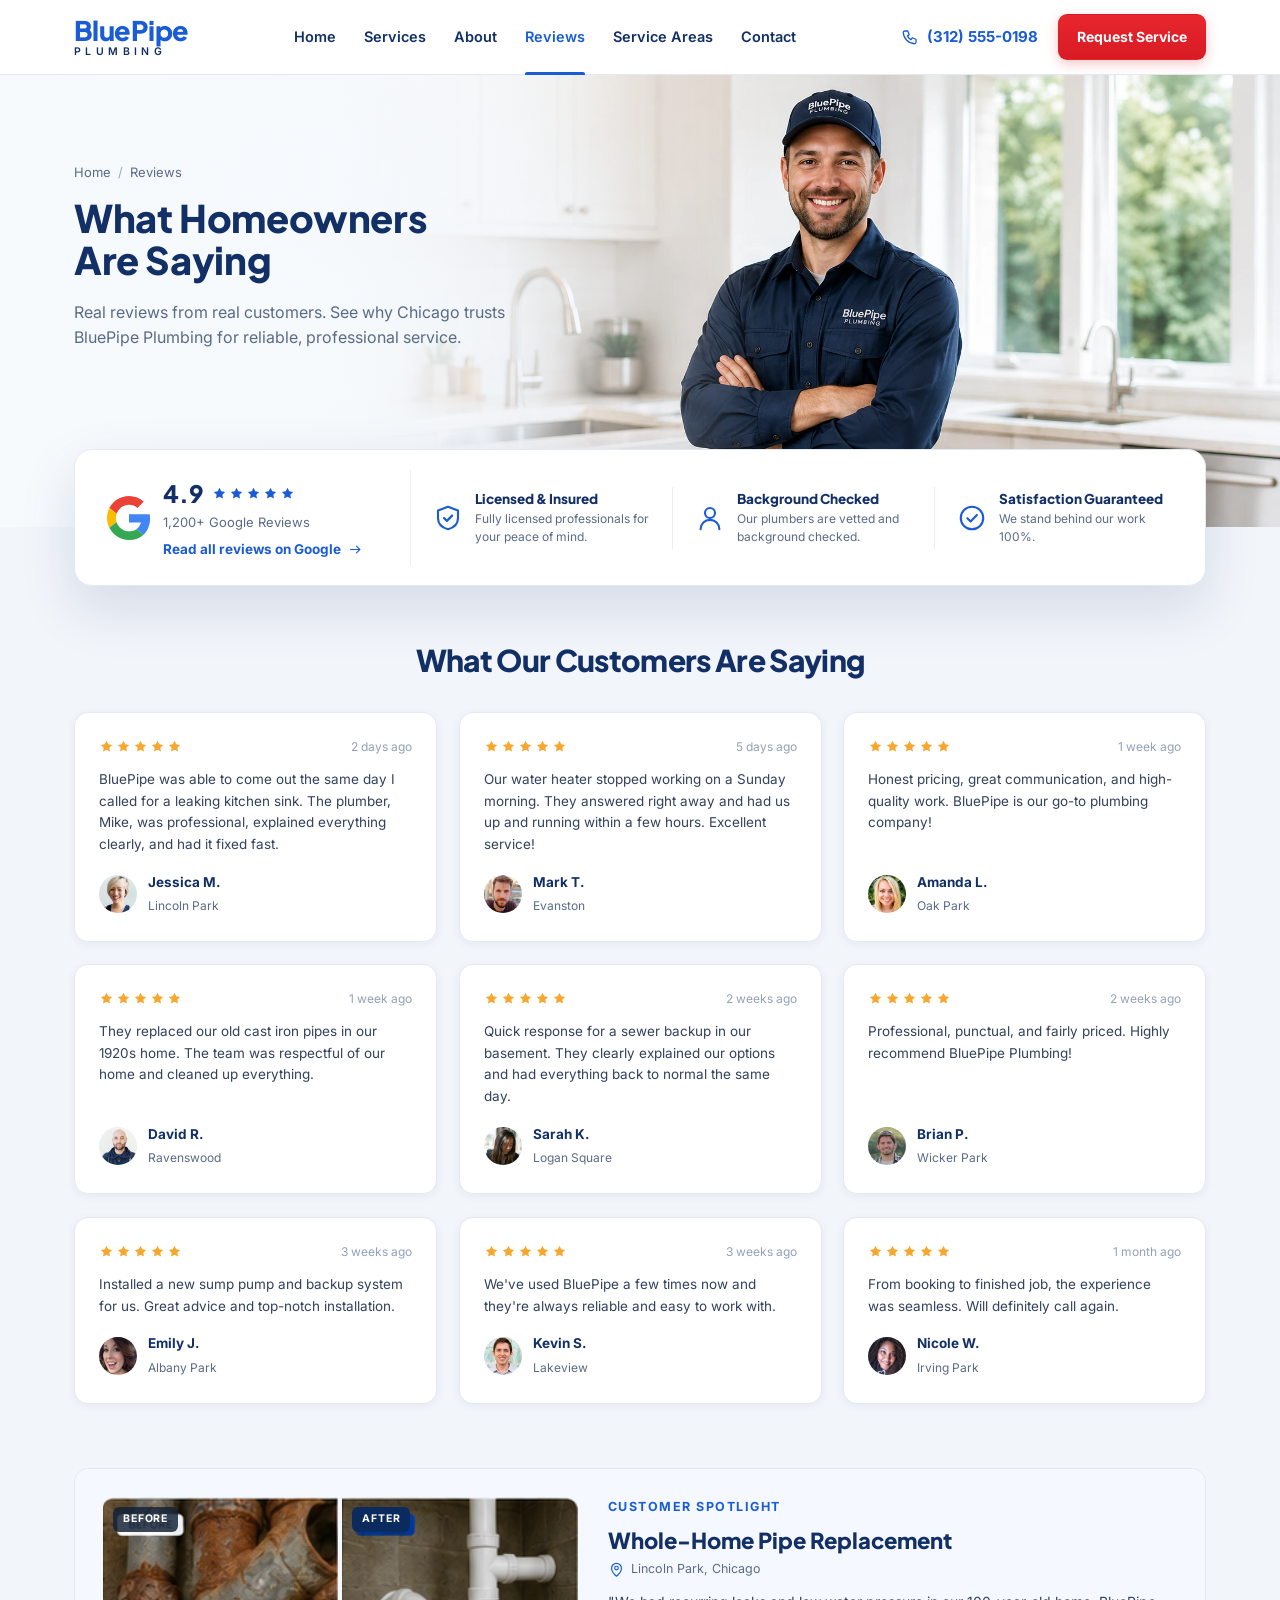
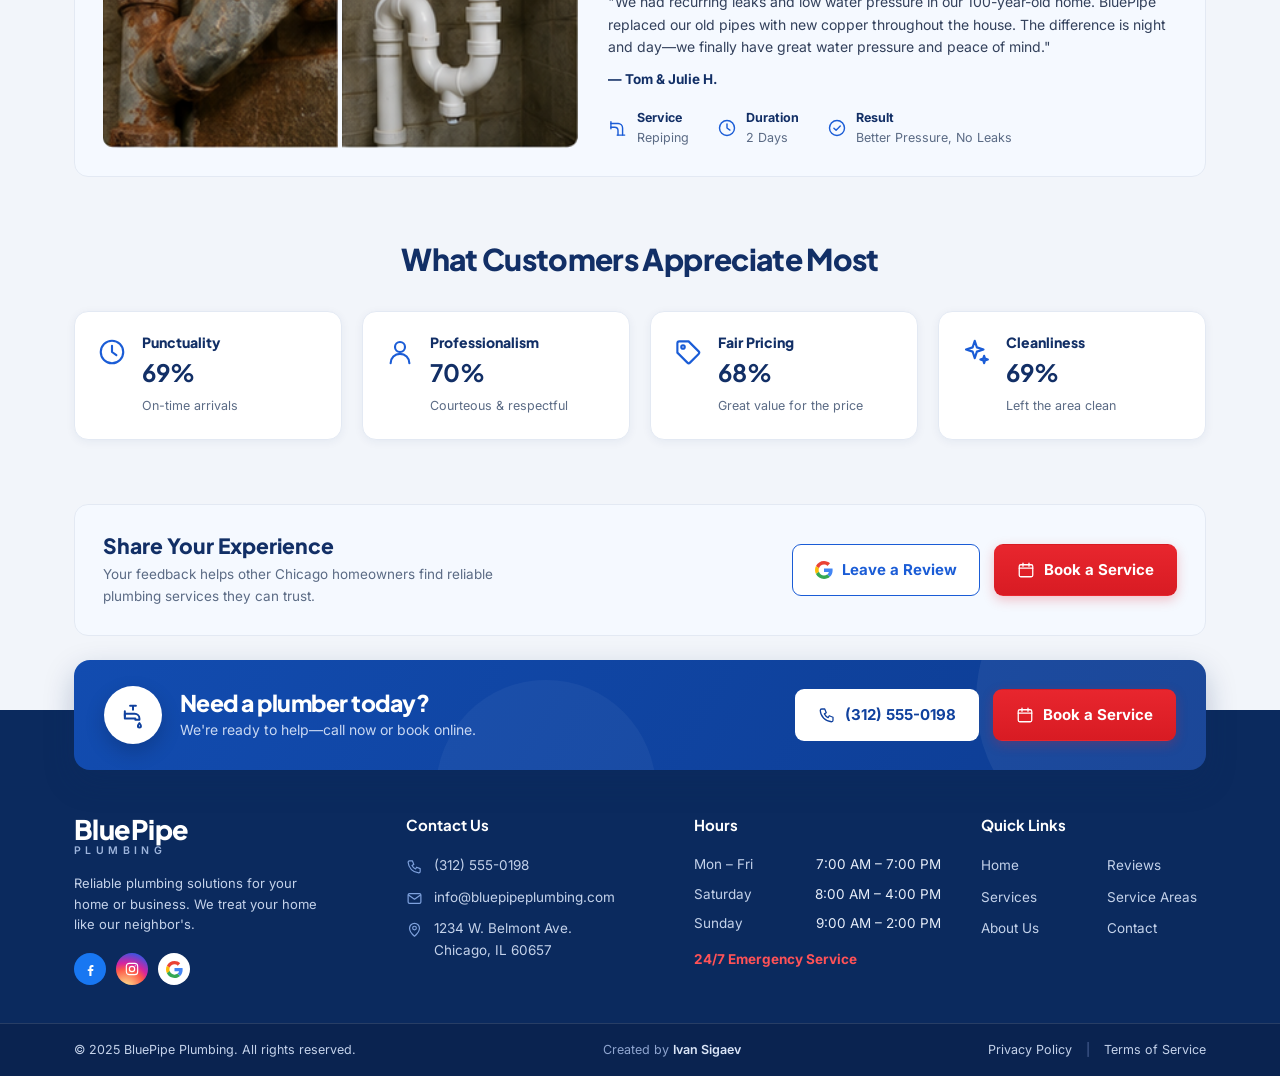
<file: reviews.html>
<!DOCTYPE html>
<html lang="en">
<head>
<meta charset="UTF-8">
<meta name="viewport" content="width=device-width, initial-scale=1.0">
<title>Customer Reviews — BluePipe Plumbing</title>
<meta name="description" content="Real reviews from real customers. See why Chicago trusts BluePipe Plumbing for reliable, professional service.">
<link rel="preconnect" href="https://fonts.googleapis.com">
<link rel="preconnect" href="https://fonts.gstatic.com" crossorigin>
<link href="https://fonts.googleapis.com/css2?family=Inter:wght@400;500;600;700;800&family=Plus+Jakarta+Sans:wght@600;700;800&display=swap" rel="stylesheet">
<link rel="stylesheet" href="css/styles.css?v=6">
</head>
<body>

<svg xmlns="http://www.w3.org/2000/svg" style="display:none" aria-hidden="true">
  <symbol id="i-phone" viewBox="0 0 24 24"><path d="M5 4h4l2 5-2.5 1.5a11 11 0 0 0 5 5L15 13l5 2v4a2 2 0 0 1-2 2A16 16 0 0 1 3 6a2 2 0 0 1 2-2"/></symbol>
  <symbol id="i-calendar" viewBox="0 0 24 24"><rect x="3" y="5" width="18" height="16" rx="2"/><path d="M3 9.5h18M8 3v4M16 3v4"/></symbol>
  <symbol id="i-clock" viewBox="0 0 24 24"><circle cx="12" cy="12" r="9"/><path d="M12 7v5l3.5 2.5"/></symbol>
  <symbol id="i-tag" viewBox="0 0 24 24"><path d="M3.5 12.5V5a1.5 1.5 0 0 1 1.5-1.5h7.5l8 8a1.5 1.5 0 0 1 0 2.1l-6.9 6.9a1.5 1.5 0 0 1-2.1 0z"/><circle cx="8" cy="8" r="1.4"/></symbol>
  <symbol id="i-shield-check" viewBox="0 0 24 24"><path d="M12 3l8 3v6c0 4.6-3.4 7.8-8 9-4.6-1.2-8-4.4-8-9V6z"/><path d="M8.8 12l2.3 2.3 4.2-4.2"/></symbol>
  <symbol id="i-star" viewBox="0 0 24 24"><path d="M12 2.8l2.8 5.7 6.2.9-4.5 4.4 1.1 6.2-5.6-3-5.6 3 1.1-6.2L3 9.4l6.2-.9z"/></symbol>
  <symbol id="i-map-pin" viewBox="0 0 24 24"><path d="M12 21.5s-7-5.7-7-11.2a7 7 0 0 1 14 0c0 5.5-7 11.2-7 11.2z"/><circle cx="12" cy="10" r="2.6"/></symbol>
  <symbol id="i-check-circle" viewBox="0 0 24 24"><circle cx="12" cy="12" r="9"/><path d="M8.3 12.2l2.6 2.6 5-5.2"/></symbol>
  <symbol id="i-mail" viewBox="0 0 24 24"><rect x="3" y="5" width="18" height="14" rx="2"/><path d="M3.5 7l8.5 6 8.5-6"/></symbol>
  <symbol id="i-person" viewBox="0 0 24 24"><circle cx="12" cy="8" r="4"/><path d="M4.5 21a7.5 7.5 0 0 1 15 0"/></symbol>
  <symbol id="i-sparkle" viewBox="0 0 24 24"><path d="M11 3l1.7 5.3L18 10l-5.3 1.7L11 17l-1.7-5.3L4 10l5.3-1.7z"/><path d="M18.5 15l.7 2.3 2.3.7-2.3.7-.7 2.3-.7-2.3-2.3-.7 2.3-.7z"/></symbol>
  <symbol id="i-pipe" viewBox="0 0 24 24"><path d="M3.5 6.5h8.5a5.5 5.5 0 0 1 5.5 5.5v8.5"/><path d="M3.5 11h4.5a4 4 0 0 1 4 4v5.5"/><path d="M3.5 4.5v4M3.5 9v4M15.5 20.5h4M20 20.5h-9"/></symbol>
  <symbol id="i-faucet" viewBox="0 0 24 24"><path d="M9.5 4h5M12 4v3.5"/><path d="M5 11h8.5a4 4 0 0 1 4 4v1h-3.5v-1H5z"/><path d="M5 8.8V13M17.5 19s1.3 1.6 1.3 2.5a1.3 1.3 0 0 1-2.6 0c0-.9 1.3-2.5 1.3-2.5z"/></symbol>
  <symbol id="i-chevron" viewBox="0 0 24 24"><path d="M6 9l6 6 6-6"/></symbol>
  <symbol id="i-arrow" viewBox="0 0 24 24"><path d="M4 12h15M13.5 6.5L19 12l-5.5 5.5"/></symbol>
  <symbol id="i-menu" viewBox="0 0 24 24"><path d="M4 7h16M4 12h16M4 17h16"/></symbol>
  <symbol id="i-fb" viewBox="0 0 24 24"><path d="M13.4 21v-6.9h2.3l.4-2.7h-2.7V9.6c0-.8.2-1.3 1.3-1.3h1.5V5.9c-.3 0-1.2-.1-2.2-.1-2.2 0-3.6 1.3-3.6 3.7v2h-2.3v2.7h2.3V21z"/></symbol>
  <symbol id="i-ig" viewBox="0 0 24 24"><rect x="3.5" y="3.5" width="17" height="17" rx="4.5"/><circle cx="12" cy="12" r="4"/><path d="M16.9 7.1v.01"/></symbol>
  <symbol id="i-google" viewBox="0 0 48 48"><path fill="#EA4335" d="M24 9.5c3.54 0 6.71 1.22 9.21 3.6l6.85-6.85C35.9 2.38 30.47 0 24 0 14.62 0 6.51 5.38 2.56 13.22l7.98 6.19C12.43 13.72 17.74 9.5 24 9.5z"/><path fill="#4285F4" d="M46.98 24.55c0-1.57-.15-3.09-.38-4.55H24v9.02h12.94c-.58 2.96-2.26 5.48-4.78 7.18l7.73 6c4.51-4.18 7.09-10.36 7.09-17.65z"/><path fill="#FBBC05" d="M10.53 28.59c-.48-1.45-.76-2.99-.76-4.59s.27-3.14.76-4.59l-7.98-6.19C.92 16.46 0 20.12 0 24c0 3.88.92 7.54 2.56 10.78l7.97-6.19z"/><path fill="#34A853" d="M24 48c6.48 0 11.93-2.13 15.89-5.81l-7.73-6c-2.15 1.45-4.92 2.3-8.16 2.3-6.26 0-11.57-4.22-13.47-9.91l-7.98 6.19C6.51 42.62 14.62 48 24 48z"/></symbol>
</svg>

<header class="site-header">
  <div class="container header-inner">
    <a class="logo" href="index.html"><span class="logo-name">BluePipe</span><span class="logo-sub">PLUMBING</span></a>
    <nav class="main-nav" id="mainNav">
      <a href="index.html">Home</a>
      <a href="services.html">Services</a>
      <a href="about.html">About</a>
      <a href="reviews.html" class="active">Reviews</a>
      <a href="service-areas.html">Service Areas</a>
      <a href="contact.html">Contact</a>
    </nav>
    <div class="header-actions">
      <a class="header-phone" href="tel:+13125550198"><svg class="icon"><use href="#i-phone"/></svg><span>(312) 555-0198</span></a>
      <a class="btn btn-red" href="contact.html">Request Service</a>
      <button class="nav-toggle" aria-label="Open menu"><svg class="icon"><use href="#i-menu"/></svg></button>
    </div>
  </div>
</header>

<!-- Hero -->
<section class="hero hero--bleed hero--reviews">
  <div class="hero-photo-bleed">
    <img src="assets/img/hero-reviews.jpg" alt="Smiling BluePipe plumber with crossed arms">
  </div>
  <div class="container hero-grid">
    <div class="hero-copy">
      <nav class="breadcrumb"><a href="index.html">Home</a><span class="sep">/</span><span>Reviews</span></nav>
      <h1 style="font-size:38px">What Homeowners<br>Are Saying</h1>
      <p class="lead">Real reviews from real customers. See why Chicago trusts BluePipe Plumbing for reliable, professional service.</p>
    </div>
  </div>
</section>

<!-- Rating summary -->
<div class="container">
  <div class="trust-bar">
    <div class="trust-item trust-rating" style="flex:1.3">
      <svg class="g-badge" style="width:44px;height:44px" viewBox="0 0 48 48"><use href="#i-google"/></svg>
      <div>
        <div class="rating-score" style="font-size:24px">4.9
          <span class="stars">
            <svg class="icon icon-fill"><use href="#i-star"/></svg><svg class="icon icon-fill"><use href="#i-star"/></svg><svg class="icon icon-fill"><use href="#i-star"/></svg><svg class="icon icon-fill"><use href="#i-star"/></svg><svg class="icon icon-fill"><use href="#i-star"/></svg>
          </span>
        </div>
        <div class="rating-sub" style="font-size:13px">1,200+ Google Reviews</div>
        <a class="link-more" href="#" style="margin-top:6px;display:inline-flex">Read all reviews on Google <svg class="icon"><use href="#i-arrow"/></svg></a>
      </div>
    </div>
    <div class="trust-item">
      <svg class="icon"><use href="#i-shield-check"/></svg>
      <div><h3>Licensed &amp; Insured</h3><p>Fully licensed professionals for your peace of mind.</p></div>
    </div>
    <div class="trust-item">
      <svg class="icon"><use href="#i-person"/></svg>
      <div><h3>Background Checked</h3><p>Our plumbers are vetted and background checked.</p></div>
    </div>
    <div class="trust-item">
      <svg class="icon"><use href="#i-check-circle"/></svg>
      <div><h3>Satisfaction Guaranteed</h3><p>We stand behind our work 100%.</p></div>
    </div>
  </div>
</div>

<!-- Reviews grid -->
<section class="section">
  <div class="container">
    <div class="section-head">
      <h2>What Our Customers Are Saying</h2>
    </div>
    <div class="reviews-grid">
      <div class="review-card">
        <div class="review-top">
          <span class="stars"><svg class="icon icon-fill"><use href="#i-star"/></svg><svg class="icon icon-fill"><use href="#i-star"/></svg><svg class="icon icon-fill"><use href="#i-star"/></svg><svg class="icon icon-fill"><use href="#i-star"/></svg><svg class="icon icon-fill"><use href="#i-star"/></svg></span>
          <span class="review-when">2 days ago</span>
        </div>
        <p>BluePipe was able to come out the same day I called for a leaking kitchen sink. The plumber, Mike, was professional, explained everything clearly, and had it fixed fast.</p>
        <div class="review-author"><img class="avatar" src="assets/img/avatars/jessica.jpg" alt="Jessica M."><div><b>Jessica M.</b><span>Lincoln Park</span></div></div>
      </div>
      <div class="review-card">
        <div class="review-top">
          <span class="stars"><svg class="icon icon-fill"><use href="#i-star"/></svg><svg class="icon icon-fill"><use href="#i-star"/></svg><svg class="icon icon-fill"><use href="#i-star"/></svg><svg class="icon icon-fill"><use href="#i-star"/></svg><svg class="icon icon-fill"><use href="#i-star"/></svg></span>
          <span class="review-when">5 days ago</span>
        </div>
        <p>Our water heater stopped working on a Sunday morning. They answered right away and had us up and running within a few hours. Excellent service!</p>
        <div class="review-author"><img class="avatar" src="assets/img/avatars/mark.jpg" alt="Mark T."><div><b>Mark T.</b><span>Evanston</span></div></div>
      </div>
      <div class="review-card">
        <div class="review-top">
          <span class="stars"><svg class="icon icon-fill"><use href="#i-star"/></svg><svg class="icon icon-fill"><use href="#i-star"/></svg><svg class="icon icon-fill"><use href="#i-star"/></svg><svg class="icon icon-fill"><use href="#i-star"/></svg><svg class="icon icon-fill"><use href="#i-star"/></svg></span>
          <span class="review-when">1 week ago</span>
        </div>
        <p>Honest pricing, great communication, and high-quality work. BluePipe is our go-to plumbing company!</p>
        <div class="review-author"><img class="avatar" src="assets/img/avatars/amanda.jpg" alt="Amanda L."><div><b>Amanda L.</b><span>Oak Park</span></div></div>
      </div>
      <div class="review-card">
        <div class="review-top">
          <span class="stars"><svg class="icon icon-fill"><use href="#i-star"/></svg><svg class="icon icon-fill"><use href="#i-star"/></svg><svg class="icon icon-fill"><use href="#i-star"/></svg><svg class="icon icon-fill"><use href="#i-star"/></svg><svg class="icon icon-fill"><use href="#i-star"/></svg></span>
          <span class="review-when">1 week ago</span>
        </div>
        <p>They replaced our old cast iron pipes in our 1920s home. The team was respectful of our home and cleaned up everything.</p>
        <div class="review-author"><img class="avatar" src="assets/img/avatars/david.jpg" alt="David R."><div><b>David R.</b><span>Ravenswood</span></div></div>
      </div>
      <div class="review-card">
        <div class="review-top">
          <span class="stars"><svg class="icon icon-fill"><use href="#i-star"/></svg><svg class="icon icon-fill"><use href="#i-star"/></svg><svg class="icon icon-fill"><use href="#i-star"/></svg><svg class="icon icon-fill"><use href="#i-star"/></svg><svg class="icon icon-fill"><use href="#i-star"/></svg></span>
          <span class="review-when">2 weeks ago</span>
        </div>
        <p>Quick response for a sewer backup in our basement. They clearly explained our options and had everything back to normal the same day.</p>
        <div class="review-author"><img class="avatar" src="assets/img/avatars/sarah.jpg" alt="Sarah K."><div><b>Sarah K.</b><span>Logan Square</span></div></div>
      </div>
      <div class="review-card">
        <div class="review-top">
          <span class="stars"><svg class="icon icon-fill"><use href="#i-star"/></svg><svg class="icon icon-fill"><use href="#i-star"/></svg><svg class="icon icon-fill"><use href="#i-star"/></svg><svg class="icon icon-fill"><use href="#i-star"/></svg><svg class="icon icon-fill"><use href="#i-star"/></svg></span>
          <span class="review-when">2 weeks ago</span>
        </div>
        <p>Professional, punctual, and fairly priced. Highly recommend BluePipe Plumbing!</p>
        <div class="review-author"><img class="avatar" src="assets/img/avatars/brian.jpg" alt="Brian P."><div><b>Brian P.</b><span>Wicker Park</span></div></div>
      </div>
      <div class="review-card">
        <div class="review-top">
          <span class="stars"><svg class="icon icon-fill"><use href="#i-star"/></svg><svg class="icon icon-fill"><use href="#i-star"/></svg><svg class="icon icon-fill"><use href="#i-star"/></svg><svg class="icon icon-fill"><use href="#i-star"/></svg><svg class="icon icon-fill"><use href="#i-star"/></svg></span>
          <span class="review-when">3 weeks ago</span>
        </div>
        <p>Installed a new sump pump and backup system for us. Great advice and top-notch installation.</p>
        <div class="review-author"><img class="avatar" src="assets/img/avatars/emily.jpg" alt="Emily J."><div><b>Emily J.</b><span>Albany Park</span></div></div>
      </div>
      <div class="review-card">
        <div class="review-top">
          <span class="stars"><svg class="icon icon-fill"><use href="#i-star"/></svg><svg class="icon icon-fill"><use href="#i-star"/></svg><svg class="icon icon-fill"><use href="#i-star"/></svg><svg class="icon icon-fill"><use href="#i-star"/></svg><svg class="icon icon-fill"><use href="#i-star"/></svg></span>
          <span class="review-when">3 weeks ago</span>
        </div>
        <p>We've used BluePipe a few times now and they're always reliable and easy to work with.</p>
        <div class="review-author"><img class="avatar" src="assets/img/avatars/kevin.jpg" alt="Kevin S."><div><b>Kevin S.</b><span>Lakeview</span></div></div>
      </div>
      <div class="review-card">
        <div class="review-top">
          <span class="stars"><svg class="icon icon-fill"><use href="#i-star"/></svg><svg class="icon icon-fill"><use href="#i-star"/></svg><svg class="icon icon-fill"><use href="#i-star"/></svg><svg class="icon icon-fill"><use href="#i-star"/></svg><svg class="icon icon-fill"><use href="#i-star"/></svg></span>
          <span class="review-when">1 month ago</span>
        </div>
        <p>From booking to finished job, the experience was seamless. Will definitely call again.</p>
        <div class="review-author"><img class="avatar" src="assets/img/avatars/nicole.jpg" alt="Nicole W."><div><b>Nicole W.</b><span>Irving Park</span></div></div>
      </div>
    </div>
  </div>
</section>

<!-- Customer spotlight -->
<section class="section" style="padding-top:8px">
  <div class="container">
    <div class="soft-card grid-spotlight">
      <div style="display:grid;grid-template-columns:1fr 1fr;gap:4px">
        <div style="position:relative"><span class="badge-tag">BEFORE</span><img src="assets/img/before-pipe.png" alt="Old corroded cast iron pipes before replacement" style="border-radius:10px 0 0 10px;width:100%;height:100%;object-fit:cover"></div>
        <div style="position:relative"><span class="badge-tag" style="background:var(--navy-deep)">AFTER</span><img src="assets/img/after-pipe.png" alt="New clean piping after replacement" style="border-radius:0 10px 10px 0;width:100%;height:100%;object-fit:cover"></div>
      </div>
      <div>
        <div class="eyebrow">Customer Spotlight</div>
        <h3 style="font-size:22px;margin-bottom:6px">Whole-Home Pipe Replacement</h3>
        <div style="display:flex;align-items:center;gap:6px;font-size:12.5px;color:var(--muted);margin-bottom:12px">
          <svg class="icon icon-sm" style="color:var(--blue)"><use href="#i-map-pin"/></svg> Lincoln Park, Chicago
        </div>
        <p style="font-size:14px;color:var(--text)">"We had recurring leaks and low water pressure in our 100-year-old home. BluePipe replaced our old pipes with new copper throughout the house. The difference is night and day—we finally have great water pressure and peace of mind."</p>
        <p style="font-size:13.5px;font-weight:700;color:var(--navy);margin-top:10px">— Tom &amp; Julie H.</p>
        <div style="display:flex;gap:28px;margin-top:18px;flex-wrap:wrap">
          <span style="display:inline-flex;align-items:center;gap:9px;font-size:12.5px;color:var(--muted)"><svg class="icon" style="color:var(--blue);width:20px;height:20px"><use href="#i-pipe"/></svg><span><b style="color:var(--navy);display:block;font-size:12.5px">Service</b>Repiping</span></span>
          <span style="display:inline-flex;align-items:center;gap:9px;font-size:12.5px;color:var(--muted)"><svg class="icon" style="color:var(--blue);width:20px;height:20px"><use href="#i-clock"/></svg><span><b style="color:var(--navy);display:block;font-size:12.5px">Duration</b>2 Days</span></span>
          <span style="display:inline-flex;align-items:center;gap:9px;font-size:12.5px;color:var(--muted)"><svg class="icon" style="color:var(--blue);width:20px;height:20px"><use href="#i-check-circle"/></svg><span><b style="color:var(--navy);display:block;font-size:12.5px">Result</b>Better Pressure, No Leaks</span></span>
        </div>
      </div>
    </div>
  </div>
</section>

<!-- Appreciate most -->
<section class="section" style="padding-top:8px">
  <div class="container">
    <div class="section-head">
      <h2>What Customers Appreciate Most</h2>
    </div>
    <div class="percent-grid">
      <div class="percent-card">
        <svg class="icon"><use href="#i-clock"/></svg>
        <div><h3>Punctuality</h3><b>98%</b><span>On-time arrivals</span></div>
      </div>
      <div class="percent-card">
        <svg class="icon"><use href="#i-person"/></svg>
        <div><h3>Professionalism</h3><b>99%</b><span>Courteous &amp; respectful</span></div>
      </div>
      <div class="percent-card">
        <svg class="icon"><use href="#i-tag"/></svg>
        <div><h3>Fair Pricing</h3><b>97%</b><span>Great value for the price</span></div>
      </div>
      <div class="percent-card">
        <svg class="icon"><use href="#i-sparkle"/></svg>
        <div><h3>Cleanliness</h3><b>98%</b><span>Left the area clean</span></div>
      </div>
    </div>
  </div>
</section>

<!-- Share experience -->
<section class="section" style="padding-top:8px;padding-bottom:0">
  <div class="container">
    <div class="soft-card" style="display:flex;align-items:center;justify-content:space-between;gap:24px;flex-wrap:wrap">
      <div>
        <h3 style="font-size:21px;margin-bottom:6px">Share Your Experience</h3>
        <p style="font-size:13.5px;color:var(--muted);max-width:420px">Your feedback helps other Chicago homeowners find reliable plumbing services they can trust.</p>
      </div>
      <div style="display:flex;gap:14px;flex-wrap:wrap">
        <a class="btn btn-outline" href="#"><svg style="width:18px;height:18px" viewBox="0 0 48 48"><use href="#i-google"/></svg> Leave a Review</a>
        <a class="btn btn-red" href="contact.html"><svg class="icon"><use href="#i-calendar"/></svg> Book a Service</a>
      </div>
    </div>
  </div>
</section>

<!-- CTA banner -->
<section class="cta-band" style="padding-top:24px">
  <div class="container">
    <div class="cta-banner">
      <div class="cta-left">
        <span class="cta-icon"><svg class="icon"><use href="#i-faucet"/></svg></span>
        <div>
          <h2>Need a plumber today?</h2>
          <p>We're ready to help—call now or book online.</p>
        </div>
      </div>
      <div class="cta-actions">
        <a class="btn btn-white" href="tel:+13125550198"><svg class="icon"><use href="#i-phone"/></svg> (312) 555-0198</a>
        <a class="btn btn-red" href="contact.html"><svg class="icon"><use href="#i-calendar"/></svg> Book a Service</a>
      </div>
    </div>
  </div>
</section>

<footer class="site-footer">
  <div class="container footer-grid">
    <div class="footer-brand">
      <a class="logo" href="index.html"><span class="logo-name">BluePipe</span><span class="logo-sub">PLUMBING</span></a>
      <p>Reliable plumbing solutions for your home or business. We treat your home like our neighbor's.</p>
      <div class="socials">
        <a class="social fb" href="#" aria-label="Facebook"><svg class="icon icon-fill"><use href="#i-fb"/></svg></a>
        <a class="social" href="#" aria-label="Instagram" style="background:radial-gradient(circle at 30% 110%,#fdf497 0%,#fd5949 45%,#d6249f 60%,#285AEB 90%);color:#fff"><svg class="icon" style="width:16px;height:16px"><use href="#i-ig"/></svg></a>
        <a class="social" href="#" aria-label="Google"><svg viewBox="0 0 48 48"><use href="#i-google"/></svg></a>
      </div>
    </div>
    <div>
      <h4>Contact Us</h4>
      <ul class="footer-contact">
        <li><svg class="icon"><use href="#i-phone"/></svg><a href="tel:+13125550198">(312) 555-0198</a></li>
        <li><svg class="icon"><use href="#i-mail"/></svg><a href="mailto:info@bluepipeplumbing.com">info@bluepipeplumbing.com</a></li>
        <li><svg class="icon"><use href="#i-map-pin"/></svg><span>1234 W. Belmont Ave.<br>Chicago, IL 60657</span></li>
      </ul>
    </div>
    <div>
      <h4>Hours</h4>
      <div class="hours-row"><span>Mon – Fri</span><span>7:00 AM – 7:00 PM</span></div>
      <div class="hours-row"><span>Saturday</span><span>8:00 AM – 4:00 PM</span></div>
      <div class="hours-row"><span>Sunday</span><span>9:00 AM – 2:00 PM</span></div>
      <div class="footer-emergency">24/7 Emergency Service</div>
    </div>
    <div>
      <h4>Quick Links</h4>
      <div class="footer-links">
        <a href="index.html">Home</a>
        <a href="reviews.html">Reviews</a>
        <a href="services.html">Services</a>
        <a href="service-areas.html">Service Areas</a>
        <a href="about.html">About Us</a>
        <a href="contact.html">Contact</a>
      </div>
    </div>
  </div>
  <div class="footer-bottom">
    <div class="container">
      <span>© 2025 BluePipe Plumbing. All rights reserved.</span>
      <span class="credit">Created by <b>Ivan Sigaev</b></span>
      <nav><a href="#">Privacy Policy</a><span class="sep">|</span><a href="#">Terms of Service</a></nav>
    </div>
  </div>
</footer>

<script src="js/main.js"></script>
</body>
</html>
</file>
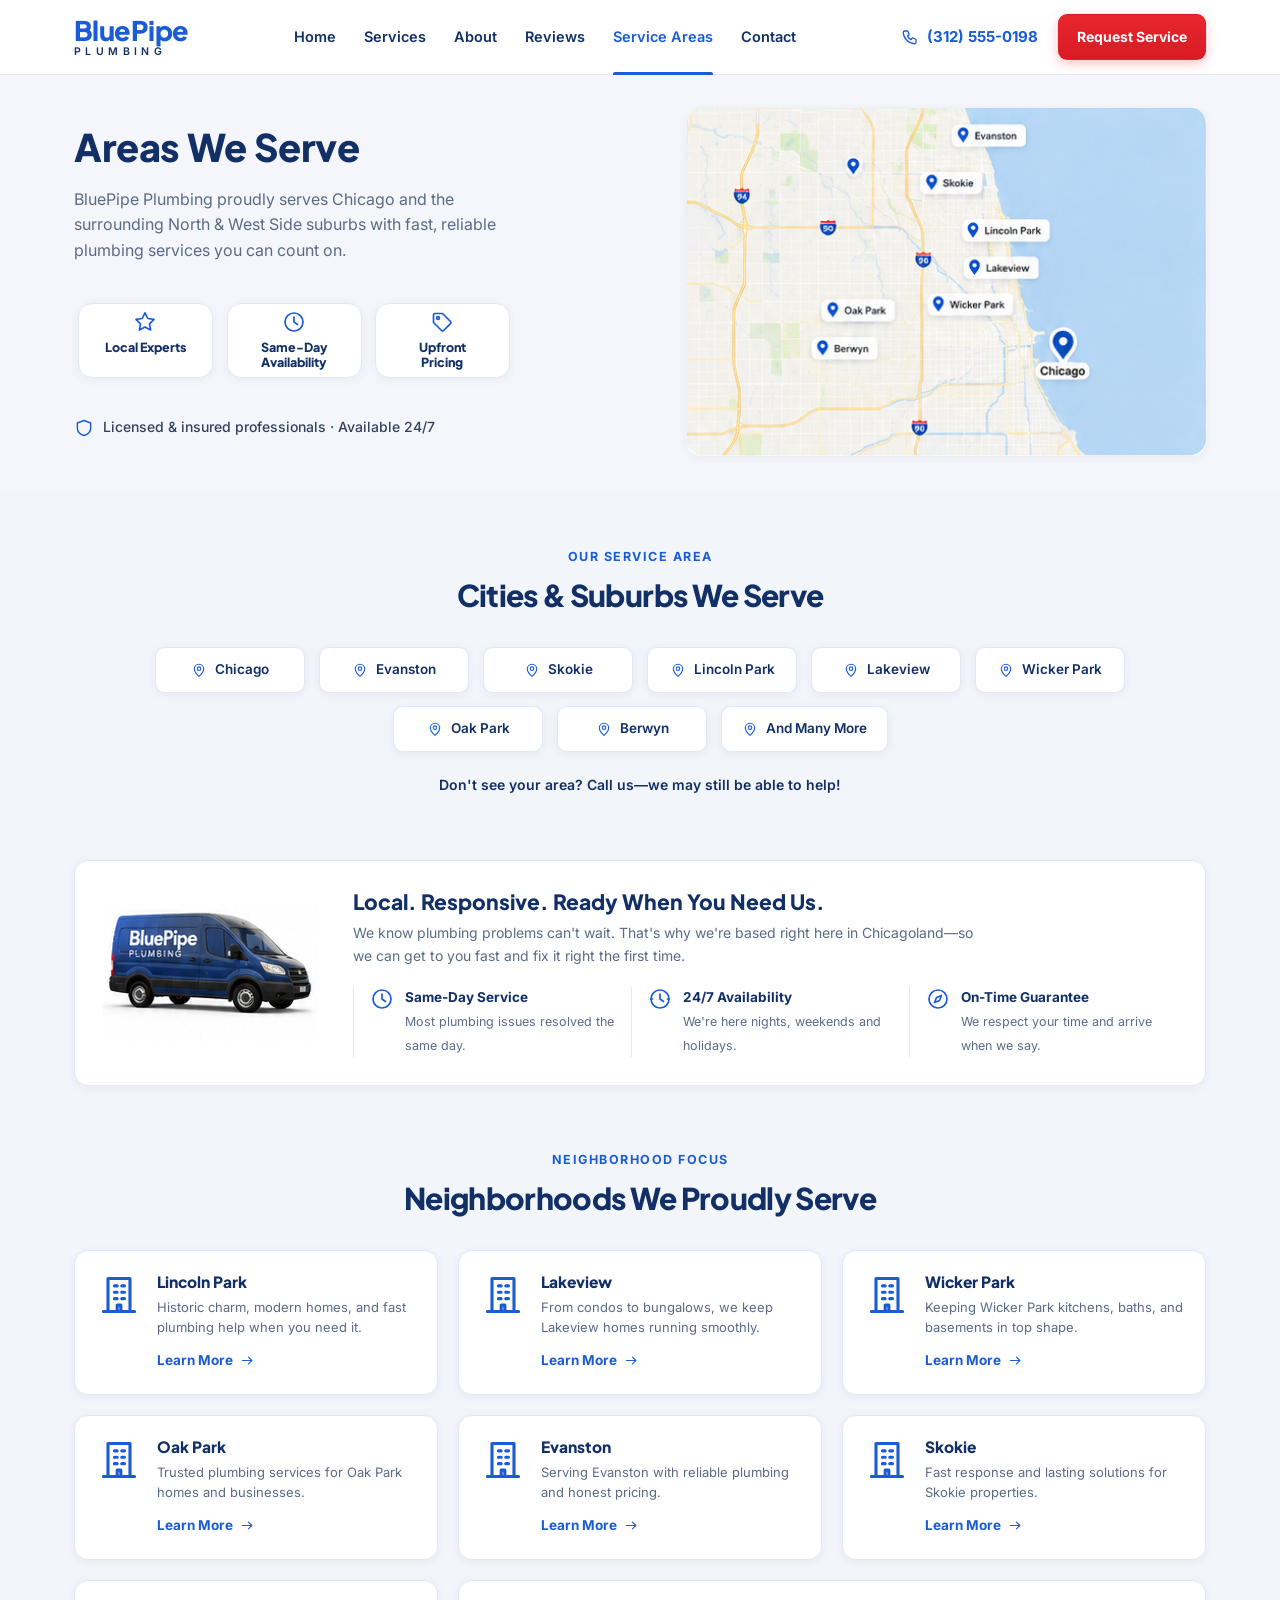
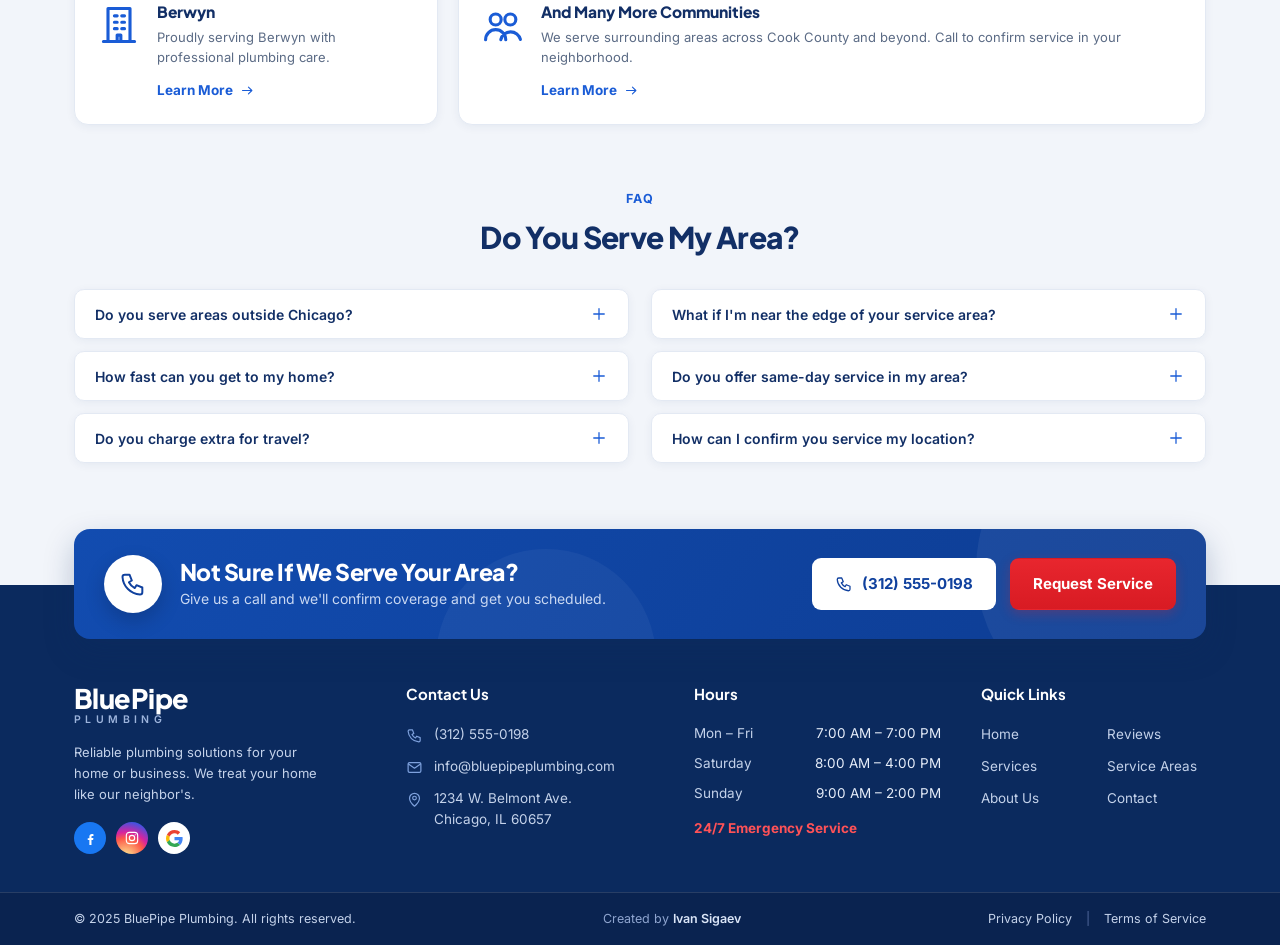
<file: service-areas.html>
<!DOCTYPE html>
<html lang="en">
<head>
<meta charset="UTF-8">
<meta name="viewport" content="width=device-width, initial-scale=1.0">
<title>Areas We Serve — BluePipe Plumbing</title>
<meta name="description" content="BluePipe Plumbing proudly serves Chicago and the surrounding North & West Side suburbs with fast, reliable plumbing services you can count on.">
<link rel="preconnect" href="https://fonts.googleapis.com">
<link rel="preconnect" href="https://fonts.gstatic.com" crossorigin>
<link href="https://fonts.googleapis.com/css2?family=Inter:wght@400;500;600;700;800&family=Plus+Jakarta+Sans:wght@600;700;800&display=swap" rel="stylesheet">
<link rel="stylesheet" href="css/styles.css?v=6">
</head>
<body>

<svg xmlns="http://www.w3.org/2000/svg" style="display:none" aria-hidden="true">
  <symbol id="i-phone" viewBox="0 0 24 24"><path d="M5 4h4l2 5-2.5 1.5a11 11 0 0 0 5 5L15 13l5 2v4a2 2 0 0 1-2 2A16 16 0 0 1 3 6a2 2 0 0 1 2-2"/></symbol>
  <symbol id="i-calendar" viewBox="0 0 24 24"><rect x="3" y="5" width="18" height="16" rx="2"/><path d="M3 9.5h18M8 3v4M16 3v4"/></symbol>
  <symbol id="i-clock" viewBox="0 0 24 24"><circle cx="12" cy="12" r="9"/><path d="M12 7v5l3.5 2.5"/></symbol>
  <symbol id="i-tag" viewBox="0 0 24 24"><path d="M3.5 12.5V5a1.5 1.5 0 0 1 1.5-1.5h7.5l8 8a1.5 1.5 0 0 1 0 2.1l-6.9 6.9a1.5 1.5 0 0 1-2.1 0z"/><circle cx="8" cy="8" r="1.4"/></symbol>
  <symbol id="i-shield" viewBox="0 0 24 24"><path d="M12 3l8 3v6c0 4.6-3.4 7.8-8 9-4.6-1.2-8-4.4-8-9V6z"/></symbol>
  <symbol id="i-star" viewBox="0 0 24 24"><path d="M12 2.8l2.8 5.7 6.2.9-4.5 4.4 1.1 6.2-5.6-3-5.6 3 1.1-6.2L3 9.4l6.2-.9z"/></symbol>
  <symbol id="i-map-pin" viewBox="0 0 24 24"><path d="M12 21.5s-7-5.7-7-11.2a7 7 0 0 1 14 0c0 5.5-7 11.2-7 11.2z"/><circle cx="12" cy="10" r="2.6"/></symbol>
  <symbol id="i-check-circle" viewBox="0 0 24 24"><circle cx="12" cy="12" r="9"/><path d="M8.3 12.2l2.6 2.6 5-5.2"/></symbol>
  <symbol id="i-mail" viewBox="0 0 24 24"><rect x="3" y="5" width="18" height="14" rx="2"/><path d="M3.5 7l8.5 6 8.5-6"/></symbol>
  <symbol id="i-clock-24" viewBox="0 0 24 24"><circle cx="12" cy="12" r="9"/><path d="M12 7v5l3.5 2.5M3 12h1.5M19.5 12H21"/></symbol>
  <symbol id="i-compass" viewBox="0 0 24 24"><circle cx="12" cy="12" r="9"/><path d="M15.5 8.5l-2 5-5 2 2-5z"/></symbol>
  <symbol id="i-building" viewBox="0 0 24 24"><rect x="6" y="3" width="12" height="18"/><path d="M9.5 7h1.5M13.5 7h1.5M9.5 10.5h1.5M13.5 10.5h1.5M9.5 14h1.5M13.5 14h1.5M11 21v-3.5h2V21M3.5 21h17"/></symbol>
  <symbol id="i-community" viewBox="0 0 24 24"><circle cx="8" cy="9" r="3"/><circle cx="16" cy="9" r="3"/><path d="M2.5 20a5.5 5.5 0 0 1 11 0M10.8 20a5.5 5.5 0 0 1 10.7-.1"/></symbol>
  <symbol id="i-plus" viewBox="0 0 24 24"><path d="M12 5v14M5 12h14"/></symbol>
  <symbol id="i-chevron" viewBox="0 0 24 24"><path d="M6 9l6 6 6-6"/></symbol>
  <symbol id="i-arrow" viewBox="0 0 24 24"><path d="M4 12h15M13.5 6.5L19 12l-5.5 5.5"/></symbol>
  <symbol id="i-menu" viewBox="0 0 24 24"><path d="M4 7h16M4 12h16M4 17h16"/></symbol>
  <symbol id="i-fb" viewBox="0 0 24 24"><path d="M13.4 21v-6.9h2.3l.4-2.7h-2.7V9.6c0-.8.2-1.3 1.3-1.3h1.5V5.9c-.3 0-1.2-.1-2.2-.1-2.2 0-3.6 1.3-3.6 3.7v2h-2.3v2.7h2.3V21z"/></symbol>
  <symbol id="i-ig" viewBox="0 0 24 24"><rect x="3.5" y="3.5" width="17" height="17" rx="4.5"/><circle cx="12" cy="12" r="4"/><path d="M16.9 7.1v.01"/></symbol>
  <symbol id="i-google" viewBox="0 0 48 48"><path fill="#EA4335" d="M24 9.5c3.54 0 6.71 1.22 9.21 3.6l6.85-6.85C35.9 2.38 30.47 0 24 0 14.62 0 6.51 5.38 2.56 13.22l7.98 6.19C12.43 13.72 17.74 9.5 24 9.5z"/><path fill="#4285F4" d="M46.98 24.55c0-1.57-.15-3.09-.38-4.55H24v9.02h12.94c-.58 2.96-2.26 5.48-4.78 7.18l7.73 6c4.51-4.18 7.09-10.36 7.09-17.65z"/><path fill="#FBBC05" d="M10.53 28.59c-.48-1.45-.76-2.99-.76-4.59s.27-3.14.76-4.59l-7.98-6.19C.92 16.46 0 20.12 0 24c0 3.88.92 7.54 2.56 10.78l7.97-6.19z"/><path fill="#34A853" d="M24 48c6.48 0 11.93-2.13 15.89-5.81l-7.73-6c-2.15 1.45-4.92 2.3-8.16 2.3-6.26 0-11.57-4.22-13.47-9.91l-7.98 6.19C6.51 42.62 14.62 48 24 48z"/></symbol>
</svg>

<header class="site-header">
  <div class="container header-inner">
    <a class="logo" href="index.html"><span class="logo-name">BluePipe</span><span class="logo-sub">PLUMBING</span></a>
    <nav class="main-nav" id="mainNav">
      <a href="index.html">Home</a>
      <a href="services.html">Services</a>
      <a href="about.html">About</a>
      <a href="reviews.html">Reviews</a>
      <a href="service-areas.html" class="active">Service Areas</a>
      <a href="contact.html">Contact</a>
    </nav>
    <div class="header-actions">
      <a class="header-phone" href="tel:+13125550198"><svg class="icon"><use href="#i-phone"/></svg><span>(312) 555-0198</span></a>
      <a class="btn btn-red" href="contact.html">Request Service</a>
      <button class="nav-toggle" aria-label="Open menu"><svg class="icon"><use href="#i-menu"/></svg></button>
    </div>
  </div>
</header>

<!-- Hero -->
<section class="hero" style="background:#f4f6fb">
  <div class="container hero-grid" style="align-items:center">
    <div class="hero-copy">
      <h1 style="font-size:38px">Areas We Serve</h1>
      <p class="lead">BluePipe Plumbing proudly serves Chicago and the surrounding North &amp; West Side suburbs with fast, reliable plumbing services you can count on.</p>
      <div class="feature-bar" style="padding:14px 4px;max-width:440px">
        <div class="trust-item" style="flex-direction:column;align-items:center;text-align:center;gap:6px;padding:4px 12px">
          <svg class="icon" style="width:24px;height:24px"><use href="#i-star"/></svg>
          <h3 style="font-size:12.5px">Local Experts</h3>
        </div>
        <div class="trust-item" style="flex-direction:column;align-items:center;text-align:center;gap:6px;padding:4px 12px">
          <svg class="icon" style="width:24px;height:24px"><use href="#i-clock"/></svg>
          <h3 style="font-size:12.5px">Same-Day<br>Availability</h3>
        </div>
        <div class="trust-item" style="flex-direction:column;align-items:center;text-align:center;gap:6px;padding:4px 12px">
          <svg class="icon" style="width:24px;height:24px"><use href="#i-tag"/></svg>
          <h3 style="font-size:12.5px">Upfront<br>Pricing</h3>
        </div>
      </div>
      <div class="hero-note"><svg class="icon"><use href="#i-shield"/></svg> Licensed &amp; insured professionals · Available 24/7</div>
    </div>
    <div class="photo" style="padding:34px 0">
      <img src="assets/img/map-areas.png" alt="Map of the Chicago area with BluePipe service locations" style="border-radius:14px;box-shadow:var(--shadow);width:100%">
    </div>
  </div>
</section>

<!-- Cities -->
<section class="section">
  <div class="container">
    <div class="section-head">
      <div class="eyebrow">Our Service Area</div>
      <h2>Cities &amp; Suburbs We Serve</h2>
    </div>
    <div class="pills-row">
      <span class="pill" style="min-width:150px;justify-content:center"><svg class="icon"><use href="#i-map-pin"/></svg> Chicago</span>
      <span class="pill" style="min-width:150px;justify-content:center"><svg class="icon"><use href="#i-map-pin"/></svg> Evanston</span>
      <span class="pill" style="min-width:150px;justify-content:center"><svg class="icon"><use href="#i-map-pin"/></svg> Skokie</span>
      <span class="pill" style="min-width:150px;justify-content:center"><svg class="icon"><use href="#i-map-pin"/></svg> Lincoln Park</span>
      <span class="pill" style="min-width:150px;justify-content:center"><svg class="icon"><use href="#i-map-pin"/></svg> Lakeview</span>
      <span class="pill" style="min-width:150px;justify-content:center"><svg class="icon"><use href="#i-map-pin"/></svg> Wicker Park</span>
      <span class="pill" style="min-width:150px;justify-content:center"><svg class="icon"><use href="#i-map-pin"/></svg> Oak Park</span>
      <span class="pill" style="min-width:150px;justify-content:center"><svg class="icon"><use href="#i-map-pin"/></svg> Berwyn</span>
      <span class="pill" style="min-width:150px;justify-content:center"><svg class="icon"><use href="#i-map-pin"/></svg> And Many More</span>
    </div>
    <p class="pills-note">Don't see your area? Call us—we may still be able to help!</p>
  </div>
</section>

<!-- Local responsive -->
<section class="section" style="padding-top:8px">
  <div class="container">
    <div class="card grid-local">
      <img src="assets/img/van-blue.png" alt="BluePipe Plumbing service van">
      <div>
        <h3 style="font-size:21px;margin-bottom:8px">Local. Responsive. Ready When You Need Us.</h3>
        <p style="font-size:14px;color:var(--muted);max-width:640px">We know plumbing problems can't wait. That's why we're based right here in Chicagoland—so we can get to you fast and fix it right the first time.</p>
        <div style="display:flex;gap:10px;margin-top:20px;flex-wrap:wrap">
          <div style="flex:1;min-width:190px;display:flex;gap:11px;align-items:flex-start;border-left:1px solid var(--border);padding-left:16px">
            <svg class="icon" style="color:var(--blue)"><use href="#i-clock"/></svg>
            <div><b style="color:var(--navy);font-size:13.5px;display:block">Same-Day Service</b><span style="font-size:12.5px;color:var(--muted)">Most plumbing issues resolved the same day.</span></div>
          </div>
          <div style="flex:1;min-width:190px;display:flex;gap:11px;align-items:flex-start;border-left:1px solid var(--border);padding-left:16px">
            <svg class="icon" style="color:var(--blue)"><use href="#i-clock-24"/></svg>
            <div><b style="color:var(--navy);font-size:13.5px;display:block">24/7 Availability</b><span style="font-size:12.5px;color:var(--muted)">We're here nights, weekends and holidays.</span></div>
          </div>
          <div style="flex:1;min-width:190px;display:flex;gap:11px;align-items:flex-start;border-left:1px solid var(--border);padding-left:16px">
            <svg class="icon" style="color:var(--blue)"><use href="#i-compass"/></svg>
            <div><b style="color:var(--navy);font-size:13.5px;display:block">On-Time Guarantee</b><span style="font-size:12.5px;color:var(--muted)">We respect your time and arrive when we say.</span></div>
          </div>
        </div>
      </div>
    </div>
  </div>
</section>

<!-- Neighborhoods -->
<section class="section" style="padding-top:8px">
  <div class="container">
    <div class="section-head">
      <div class="eyebrow">Neighborhood Focus</div>
      <h2>Neighborhoods We Proudly Serve</h2>
    </div>
    <div class="neigh-grid">
      <div class="neigh-card">
        <span class="icon-holder"><svg class="icon"><use href="#i-building"/></svg></span>
        <div>
          <h3>Lincoln Park</h3>
          <p>Historic charm, modern homes, and fast plumbing help when you need it.</p>
          <a class="link-more" href="contact.html">Learn More <svg class="icon"><use href="#i-arrow"/></svg></a>
        </div>
      </div>
      <div class="neigh-card">
        <span class="icon-holder"><svg class="icon"><use href="#i-building"/></svg></span>
        <div>
          <h3>Lakeview</h3>
          <p>From condos to bungalows, we keep Lakeview homes running smoothly.</p>
          <a class="link-more" href="contact.html">Learn More <svg class="icon"><use href="#i-arrow"/></svg></a>
        </div>
      </div>
      <div class="neigh-card">
        <span class="icon-holder"><svg class="icon"><use href="#i-building"/></svg></span>
        <div>
          <h3>Wicker Park</h3>
          <p>Keeping Wicker Park kitchens, baths, and basements in top shape.</p>
          <a class="link-more" href="contact.html">Learn More <svg class="icon"><use href="#i-arrow"/></svg></a>
        </div>
      </div>
      <div class="neigh-card">
        <span class="icon-holder"><svg class="icon"><use href="#i-building"/></svg></span>
        <div>
          <h3>Oak Park</h3>
          <p>Trusted plumbing services for Oak Park homes and businesses.</p>
          <a class="link-more" href="contact.html">Learn More <svg class="icon"><use href="#i-arrow"/></svg></a>
        </div>
      </div>
      <div class="neigh-card">
        <span class="icon-holder"><svg class="icon"><use href="#i-building"/></svg></span>
        <div>
          <h3>Evanston</h3>
          <p>Serving Evanston with reliable plumbing and honest pricing.</p>
          <a class="link-more" href="contact.html">Learn More <svg class="icon"><use href="#i-arrow"/></svg></a>
        </div>
      </div>
      <div class="neigh-card">
        <span class="icon-holder"><svg class="icon"><use href="#i-building"/></svg></span>
        <div>
          <h3>Skokie</h3>
          <p>Fast response and lasting solutions for Skokie properties.</p>
          <a class="link-more" href="contact.html">Learn More <svg class="icon"><use href="#i-arrow"/></svg></a>
        </div>
      </div>
      <div class="neigh-card">
        <span class="icon-holder"><svg class="icon"><use href="#i-building"/></svg></span>
        <div>
          <h3>Berwyn</h3>
          <p>Proudly serving Berwyn with professional plumbing care.</p>
          <a class="link-more" href="contact.html">Learn More <svg class="icon"><use href="#i-arrow"/></svg></a>
        </div>
      </div>
      <div class="neigh-card wide">
        <span class="icon-holder"><svg class="icon"><use href="#i-community"/></svg></span>
        <div>
          <h3>And Many More Communities</h3>
          <p>We serve surrounding areas across Cook County and beyond. Call to confirm service in your neighborhood.</p>
          <a class="link-more" href="contact.html">Learn More <svg class="icon"><use href="#i-arrow"/></svg></a>
        </div>
      </div>
    </div>
  </div>
</section>

<!-- FAQ -->
<section class="section" style="padding-top:8px">
  <div class="container">
    <div class="section-head">
      <div class="eyebrow">FAQ</div>
      <h2>Do You Serve My Area?</h2>
    </div>
    <div class="faq-cols">
      <div class="faq-list">
        <div class="faq-item">
          <button class="faq-q">Do you serve areas outside Chicago? <svg class="icon icon-plus"><use href="#i-plus"/></svg></button>
          <div class="faq-a">Yes, we serve many suburbs across Cook County including Evanston, Skokie, Oak Park, and Berwyn. Call us to confirm coverage for your address.</div>
        </div>
        <div class="faq-item">
          <button class="faq-q">How fast can you get to my home? <svg class="icon icon-plus"><use href="#i-plus"/></svg></button>
          <div class="faq-a">Our average response time is about 60 minutes, and most service calls are scheduled the same day.</div>
        </div>
        <div class="faq-item">
          <button class="faq-q">Do you charge extra for travel? <svg class="icon icon-plus"><use href="#i-plus"/></svg></button>
          <div class="faq-a">No. Our upfront, flat-rate pricing already includes travel within our service area—no hidden trip fees.</div>
        </div>
      </div>
      <div class="faq-list">
        <div class="faq-item">
          <button class="faq-q">What if I'm near the edge of your service area? <svg class="icon icon-plus"><use href="#i-plus"/></svg></button>
          <div class="faq-a">Give us a call! We can often accommodate homes just outside our usual coverage, depending on scheduling.</div>
        </div>
        <div class="faq-item">
          <button class="faq-q">Do you offer same-day service in my area? <svg class="icon icon-plus"><use href="#i-plus"/></svg></button>
          <div class="faq-a">In most of our service area, yes. Call early in the day for the best same-day availability.</div>
        </div>
        <div class="faq-item">
          <button class="faq-q">How can I confirm you service my location? <svg class="icon icon-plus"><use href="#i-plus"/></svg></button>
          <div class="faq-a">The fastest way is to call (312) 555-0198 or send a request through our contact form—we'll confirm right away.</div>
        </div>
      </div>
    </div>
  </div>
</section>

<!-- CTA banner -->
<section class="cta-band">
  <div class="container">
    <div class="cta-banner">
      <div class="cta-left">
        <span class="cta-icon"><svg class="icon"><use href="#i-phone"/></svg></span>
        <div>
          <h2>Not Sure If We Serve Your Area?</h2>
          <p>Give us a call and we'll confirm coverage and get you scheduled.</p>
        </div>
      </div>
      <div class="cta-actions">
        <a class="btn btn-white" href="tel:+13125550198"><svg class="icon"><use href="#i-phone"/></svg> (312) 555-0198</a>
        <a class="btn btn-red" href="contact.html">Request Service</a>
      </div>
    </div>
  </div>
</section>

<footer class="site-footer">
  <div class="container footer-grid">
    <div class="footer-brand">
      <a class="logo" href="index.html"><span class="logo-name">BluePipe</span><span class="logo-sub">PLUMBING</span></a>
      <p>Reliable plumbing solutions for your home or business. We treat your home like our neighbor's.</p>
      <div class="socials">
        <a class="social fb" href="#" aria-label="Facebook"><svg class="icon icon-fill"><use href="#i-fb"/></svg></a>
        <a class="social" href="#" aria-label="Instagram" style="background:radial-gradient(circle at 30% 110%,#fdf497 0%,#fd5949 45%,#d6249f 60%,#285AEB 90%);color:#fff"><svg class="icon" style="width:16px;height:16px"><use href="#i-ig"/></svg></a>
        <a class="social" href="#" aria-label="Google"><svg viewBox="0 0 48 48"><use href="#i-google"/></svg></a>
      </div>
    </div>
    <div>
      <h4>Contact Us</h4>
      <ul class="footer-contact">
        <li><svg class="icon"><use href="#i-phone"/></svg><a href="tel:+13125550198">(312) 555-0198</a></li>
        <li><svg class="icon"><use href="#i-mail"/></svg><a href="mailto:info@bluepipeplumbing.com">info@bluepipeplumbing.com</a></li>
        <li><svg class="icon"><use href="#i-map-pin"/></svg><span>1234 W. Belmont Ave.<br>Chicago, IL 60657</span></li>
      </ul>
    </div>
    <div>
      <h4>Hours</h4>
      <div class="hours-row"><span>Mon – Fri</span><span>7:00 AM – 7:00 PM</span></div>
      <div class="hours-row"><span>Saturday</span><span>8:00 AM – 4:00 PM</span></div>
      <div class="hours-row"><span>Sunday</span><span>9:00 AM – 2:00 PM</span></div>
      <div class="footer-emergency">24/7 Emergency Service</div>
    </div>
    <div>
      <h4>Quick Links</h4>
      <div class="footer-links">
        <a href="index.html">Home</a>
        <a href="reviews.html">Reviews</a>
        <a href="services.html">Services</a>
        <a href="service-areas.html">Service Areas</a>
        <a href="about.html">About Us</a>
        <a href="contact.html">Contact</a>
      </div>
    </div>
  </div>
  <div class="footer-bottom">
    <div class="container">
      <span>© 2025 BluePipe Plumbing. All rights reserved.</span>
      <span class="credit">Created by <b>Ivan Sigaev</b></span>
      <nav><a href="#">Privacy Policy</a><span class="sep">|</span><a href="#">Terms of Service</a></nav>
    </div>
  </div>
</footer>

<script src="js/main.js"></script>
</body>
</html>
</file>
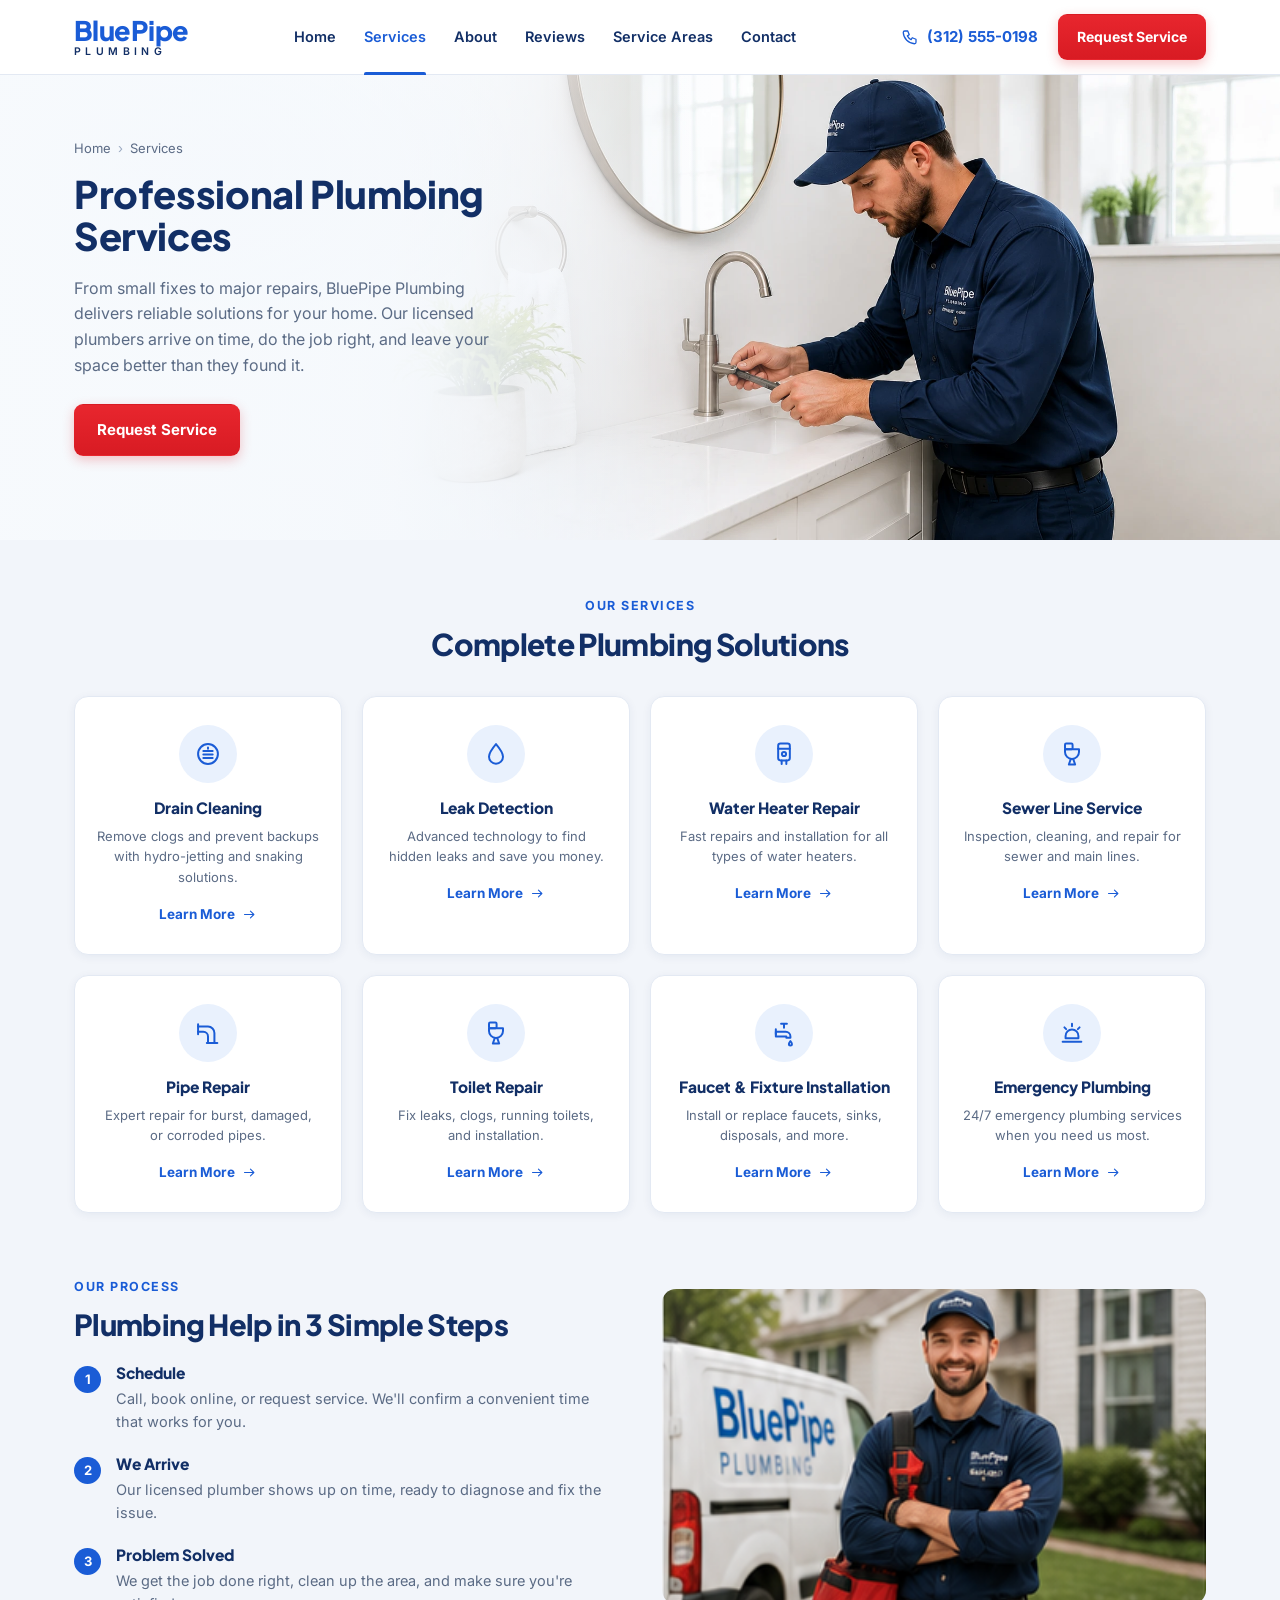
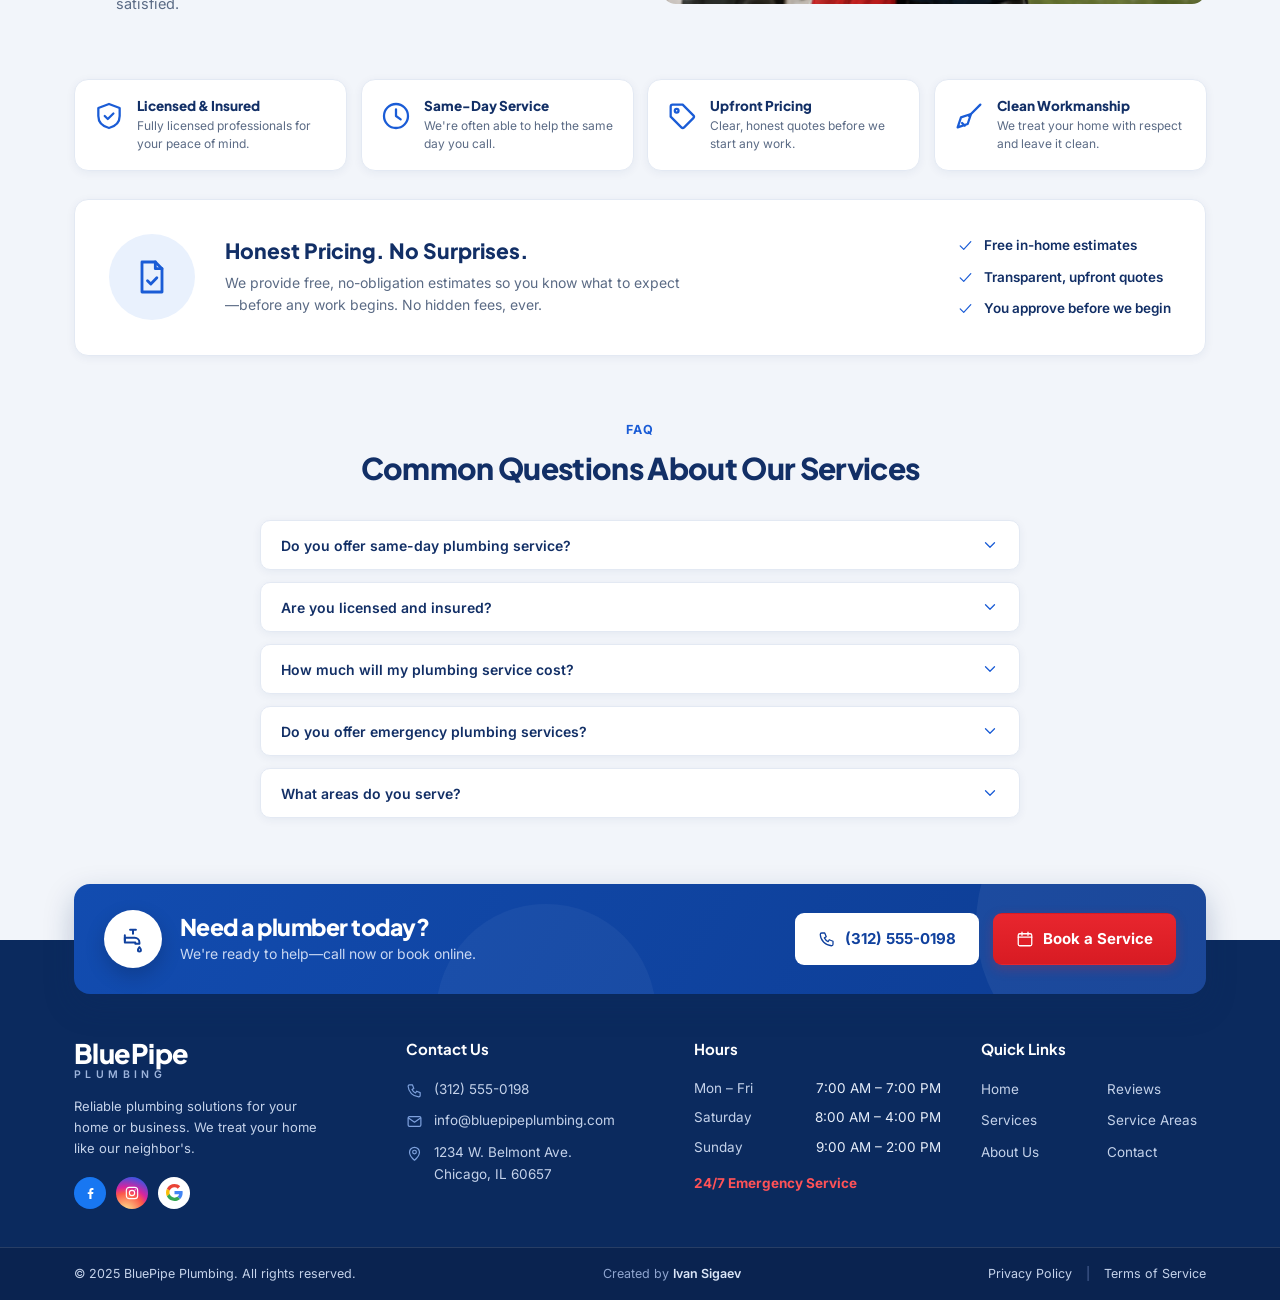
<file: services.html>
<!DOCTYPE html>
<html lang="en">
<head>
<meta charset="UTF-8">
<meta name="viewport" content="width=device-width, initial-scale=1.0">
<title>Plumbing Services — BluePipe Plumbing</title>
<meta name="description" content="From small fixes to major repairs, BluePipe Plumbing delivers reliable plumbing solutions for your home in Chicago.">
<link rel="preconnect" href="https://fonts.googleapis.com">
<link rel="preconnect" href="https://fonts.gstatic.com" crossorigin>
<link href="https://fonts.googleapis.com/css2?family=Inter:wght@400;500;600;700;800&family=Plus+Jakarta+Sans:wght@600;700;800&display=swap" rel="stylesheet">
<link rel="stylesheet" href="css/styles.css?v=6">
</head>
<body>

<svg xmlns="http://www.w3.org/2000/svg" style="display:none" aria-hidden="true">
  <symbol id="i-phone" viewBox="0 0 24 24"><path d="M5 4h4l2 5-2.5 1.5a11 11 0 0 0 5 5L15 13l5 2v4a2 2 0 0 1-2 2A16 16 0 0 1 3 6a2 2 0 0 1 2-2"/></symbol>
  <symbol id="i-calendar" viewBox="0 0 24 24"><rect x="3" y="5" width="18" height="16" rx="2"/><path d="M3 9.5h18M8 3v4M16 3v4"/></symbol>
  <symbol id="i-calendar-check" viewBox="0 0 24 24"><rect x="3" y="5" width="18" height="16" rx="2"/><path d="M3 9.5h18M8 3v4M16 3v4M9 15l2 2 4-4"/></symbol>
  <symbol id="i-clock" viewBox="0 0 24 24"><circle cx="12" cy="12" r="9"/><path d="M12 7v5l3.5 2.5"/></symbol>
  <symbol id="i-tag" viewBox="0 0 24 24"><path d="M3.5 12.5V5a1.5 1.5 0 0 1 1.5-1.5h7.5l8 8a1.5 1.5 0 0 1 0 2.1l-6.9 6.9a1.5 1.5 0 0 1-2.1 0z"/><circle cx="8" cy="8" r="1.4"/></symbol>
  <symbol id="i-shield" viewBox="0 0 24 24"><path d="M12 3l8 3v6c0 4.6-3.4 7.8-8 9-4.6-1.2-8-4.4-8-9V6z"/></symbol>
  <symbol id="i-shield-check" viewBox="0 0 24 24"><path d="M12 3l8 3v6c0 4.6-3.4 7.8-8 9-4.6-1.2-8-4.4-8-9V6z"/><path d="M8.8 12l2.3 2.3 4.2-4.2"/></symbol>
  <symbol id="i-droplet" viewBox="0 0 24 24"><path d="M12 3.5s6 7 6 10.8a6 6 0 0 1-12 0C6 10.5 12 3.5 12 3.5z"/></symbol>
  <symbol id="i-drain" viewBox="0 0 24 24"><circle cx="12" cy="12" r="8.5"/><path d="M8 9.5h8M8 12.5h8M8 15.5h8M12 6.5v1"/></symbol>
  <symbol id="i-heater" viewBox="0 0 24 24"><rect x="7" y="3" width="10" height="14.5" rx="2"/><path d="M7 7.5h10M10 17.5v3M14 17.5v3"/><circle cx="12" cy="12" r="1.8"/></symbol>
  <symbol id="i-pipe" viewBox="0 0 24 24"><path d="M3.5 6.5h8.5a5.5 5.5 0 0 1 5.5 5.5v8.5"/><path d="M3.5 11h4.5a4 4 0 0 1 4 4v5.5"/><path d="M3.5 4.5v4M3.5 9v4M15.5 20.5h4M20 20.5h-9"/></symbol>
  <symbol id="i-toilet" viewBox="0 0 24 24"><rect x="6" y="3" width="6.5" height="5" rx="1"/><path d="M6 8h12v2.2a6 6 0 0 1-6 6 6 6 0 0 1-6-6z"/><path d="M11 16.2L9.3 21h5.4L13 16.2"/></symbol>
  <symbol id="i-alarm" viewBox="0 0 24 24"><path d="M6.5 14.5a5.5 5.5 0 0 1 11 0v2h-11z"/><path d="M4 19.5h16M12 4v2.2M5.5 7.2L7 8.7M18.5 7.2L17 8.7"/></symbol>
  <symbol id="i-users" viewBox="0 0 24 24"><circle cx="9" cy="8" r="3.5"/><path d="M3 20a6 6 0 0 1 12 0"/><circle cx="17" cy="9" r="2.6"/><path d="M16 14.6a5 5 0 0 1 5 5"/></symbol>
  <symbol id="i-star" viewBox="0 0 24 24"><path d="M12 2.8l2.8 5.7 6.2.9-4.5 4.4 1.1 6.2-5.6-3-5.6 3 1.1-6.2L3 9.4l6.2-.9z"/></symbol>
  <symbol id="i-map-pin" viewBox="0 0 24 24"><path d="M12 21.5s-7-5.7-7-11.2a7 7 0 0 1 14 0c0 5.5-7 11.2-7 11.2z"/><circle cx="12" cy="10" r="2.6"/></symbol>
  <symbol id="i-check" viewBox="0 0 24 24"><path d="M4.5 12.5l5 5 10-11"/></symbol>
  <symbol id="i-check-circle" viewBox="0 0 24 24"><circle cx="12" cy="12" r="9"/><path d="M8.3 12.2l2.6 2.6 5-5.2"/></symbol>
  <symbol id="i-mail" viewBox="0 0 24 24"><rect x="3" y="5" width="18" height="14" rx="2"/><path d="M3.5 7l8.5 6 8.5-6"/></symbol>
  <symbol id="i-brush" viewBox="0 0 24 24"><path d="M20.5 3.5L12 12"/><path d="M13.5 10.5L6 13l-2.5 7.5L11 18l2.5-7.5z"/><path d="M6.8 17.2l2 2"/></symbol>
  <symbol id="i-doc-check" viewBox="0 0 24 24"><path d="M6 3h8l4 4v14H6z"/><path d="M14 3v4h4M9.3 14.2l2 2 3.6-3.7"/></symbol>
  <symbol id="i-doc" viewBox="0 0 24 24"><path d="M6 3h8l4 4v14H6z"/><path d="M14 3v4h4M9 12.5h6M9 16h4"/></symbol>
  <symbol id="i-faucet-drop" viewBox="0 0 24 24"><path d="M9.5 4h5M12 4v3.5"/><path d="M5 11h8.5a4 4 0 0 1 4 4v1h-3.5v-1H5z"/><path d="M5 8.8V13M17.5 19s1.3 1.6 1.3 2.5a1.3 1.3 0 0 1-2.6 0c0-.9 1.3-2.5 1.3-2.5z"/></symbol>
  <symbol id="i-faucet" viewBox="0 0 24 24"><path d="M9.5 4h5M12 4v3.5"/><path d="M5 11h8.5a4 4 0 0 1 4 4v1h-3.5v-1H5z"/><path d="M5 8.8V13M17.5 19s1.3 1.6 1.3 2.5a1.3 1.3 0 0 1-2.6 0c0-.9 1.3-2.5 1.3-2.5z"/></symbol>
  <symbol id="i-plus" viewBox="0 0 24 24"><path d="M12 5v14M5 12h14"/></symbol>
  <symbol id="i-chevron" viewBox="0 0 24 24"><path d="M6 9l6 6 6-6"/></symbol>
  <symbol id="i-arrow" viewBox="0 0 24 24"><path d="M4 12h15M13.5 6.5L19 12l-5.5 5.5"/></symbol>
  <symbol id="i-menu" viewBox="0 0 24 24"><path d="M4 7h16M4 12h16M4 17h16"/></symbol>
  <symbol id="i-fb" viewBox="0 0 24 24"><path d="M13.4 21v-6.9h2.3l.4-2.7h-2.7V9.6c0-.8.2-1.3 1.3-1.3h1.5V5.9c-.3 0-1.2-.1-2.2-.1-2.2 0-3.6 1.3-3.6 3.7v2h-2.3v2.7h2.3V21z"/></symbol>
  <symbol id="i-ig" viewBox="0 0 24 24"><rect x="3.5" y="3.5" width="17" height="17" rx="4.5"/><circle cx="12" cy="12" r="4"/><path d="M16.9 7.1v.01"/></symbol>
  <symbol id="i-google" viewBox="0 0 48 48"><path fill="#EA4335" d="M24 9.5c3.54 0 6.71 1.22 9.21 3.6l6.85-6.85C35.9 2.38 30.47 0 24 0 14.62 0 6.51 5.38 2.56 13.22l7.98 6.19C12.43 13.72 17.74 9.5 24 9.5z"/><path fill="#4285F4" d="M46.98 24.55c0-1.57-.15-3.09-.38-4.55H24v9.02h12.94c-.58 2.96-2.26 5.48-4.78 7.18l7.73 6c4.51-4.18 7.09-10.36 7.09-17.65z"/><path fill="#FBBC05" d="M10.53 28.59c-.48-1.45-.76-2.99-.76-4.59s.27-3.14.76-4.59l-7.98-6.19C.92 16.46 0 20.12 0 24c0 3.88.92 7.54 2.56 10.78l7.97-6.19z"/><path fill="#34A853" d="M24 48c6.48 0 11.93-2.13 15.89-5.81l-7.73-6c-2.15 1.45-4.92 2.3-8.16 2.3-6.26 0-11.57-4.22-13.47-9.91l-7.98 6.19C6.51 42.62 14.62 48 24 48z"/></symbol>
</svg>

<header class="site-header">
  <div class="container header-inner">
    <a class="logo" href="index.html"><span class="logo-name">BluePipe</span><span class="logo-sub">PLUMBING</span></a>
    <nav class="main-nav" id="mainNav">
      <a href="index.html">Home</a>
      <a href="services.html" class="active">Services</a>
      <a href="about.html">About</a>
      <a href="reviews.html">Reviews</a>
      <a href="service-areas.html">Service Areas</a>
      <a href="contact.html">Contact</a>
    </nav>
    <div class="header-actions">
      <a class="header-phone" href="tel:+13125550198"><svg class="icon"><use href="#i-phone"/></svg><span>(312) 555-0198</span></a>
      <a class="btn btn-red" href="contact.html">Request Service</a>
      <button class="nav-toggle" aria-label="Open menu"><svg class="icon"><use href="#i-menu"/></svg></button>
    </div>
  </div>
</header>

<!-- Hero -->
<section class="hero hero--bleed hero--services">
  <div class="hero-photo-bleed">
    <img src="assets/img/hero-services.jpg" alt="BluePipe plumber repairing a bathroom faucet">
  </div>
  <div class="container hero-grid">
    <div class="hero-copy">
      <nav class="breadcrumb"><a href="index.html">Home</a><span class="sep">›</span><span>Services</span></nav>
      <h1 style="font-size:38px">Professional Plumbing Services</h1>
      <p class="lead">From small fixes to major repairs, BluePipe Plumbing delivers reliable solutions for your home. Our licensed plumbers arrive on time, do the job right, and leave your space better than they found it.</p>
      <div class="hero-cta">
        <a class="btn btn-red" href="contact.html">Request Service</a>
      </div>
    </div>
  </div>
</section>

<!-- Services grid -->
<section class="section">
  <div class="container">
    <div class="section-head">
      <div class="eyebrow">Our Services</div>
      <h2>Complete Plumbing Solutions</h2>
    </div>
    <div class="services-grid-4">
      <div class="service-card-v">
        <span class="icon-circle"><svg class="icon"><use href="#i-drain"/></svg></span>
        <h3>Drain Cleaning</h3>
        <p>Remove clogs and prevent backups with hydro-jetting and snaking solutions.</p>
        <a class="link-more" href="contact.html">Learn More <svg class="icon"><use href="#i-arrow"/></svg></a>
      </div>
      <div class="service-card-v">
        <span class="icon-circle"><svg class="icon"><use href="#i-droplet"/></svg></span>
        <h3>Leak Detection</h3>
        <p>Advanced technology to find hidden leaks and save you money.</p>
        <a class="link-more" href="contact.html">Learn More <svg class="icon"><use href="#i-arrow"/></svg></a>
      </div>
      <div class="service-card-v">
        <span class="icon-circle"><svg class="icon"><use href="#i-heater"/></svg></span>
        <h3>Water Heater Repair</h3>
        <p>Fast repairs and installation for all types of water heaters.</p>
        <a class="link-more" href="contact.html">Learn More <svg class="icon"><use href="#i-arrow"/></svg></a>
      </div>
      <div class="service-card-v">
        <span class="icon-circle"><svg class="icon"><use href="#i-toilet"/></svg></span>
        <h3>Sewer Line Service</h3>
        <p>Inspection, cleaning, and repair for sewer and main lines.</p>
        <a class="link-more" href="contact.html">Learn More <svg class="icon"><use href="#i-arrow"/></svg></a>
      </div>
      <div class="service-card-v">
        <span class="icon-circle"><svg class="icon"><use href="#i-pipe"/></svg></span>
        <h3>Pipe Repair</h3>
        <p>Expert repair for burst, damaged, or corroded pipes.</p>
        <a class="link-more" href="contact.html">Learn More <svg class="icon"><use href="#i-arrow"/></svg></a>
      </div>
      <div class="service-card-v">
        <span class="icon-circle"><svg class="icon"><use href="#i-toilet"/></svg></span>
        <h3>Toilet Repair</h3>
        <p>Fix leaks, clogs, running toilets, and installation.</p>
        <a class="link-more" href="contact.html">Learn More <svg class="icon"><use href="#i-arrow"/></svg></a>
      </div>
      <div class="service-card-v">
        <span class="icon-circle"><svg class="icon"><use href="#i-faucet-drop"/></svg></span>
        <h3>Faucet &amp; Fixture Installation</h3>
        <p>Install or replace faucets, sinks, disposals, and more.</p>
        <a class="link-more" href="contact.html">Learn More <svg class="icon"><use href="#i-arrow"/></svg></a>
      </div>
      <div class="service-card-v">
        <span class="icon-circle"><svg class="icon"><use href="#i-alarm"/></svg></span>
        <h3>Emergency Plumbing</h3>
        <p>24/7 emergency plumbing services when you need us most.</p>
        <a class="link-more" href="contact.html">Learn More <svg class="icon"><use href="#i-arrow"/></svg></a>
      </div>
    </div>
  </div>
</section>

<!-- Process -->
<section class="section" style="padding-top:8px">
  <div class="container split">
    <div>
      <div class="eyebrow">Our Process</div>
      <h2>Plumbing Help in 3 Simple Steps</h2>
      <div class="steps-v" style="margin-top:22px">
        <div class="step-v">
          <span class="num">1</span>
          <div><h3>Schedule</h3><p>Call, book online, or request service. We'll confirm a convenient time that works for you.</p></div>
        </div>
        <div class="step-v">
          <span class="num">2</span>
          <div><h3>We Arrive</h3><p>Our licensed plumber shows up on time, ready to diagnose and fix the issue.</p></div>
        </div>
        <div class="step-v">
          <span class="num">3</span>
          <div><h3>Problem Solved</h3><p>We get the job done right, clean up the area, and make sure you're satisfied.</p></div>
        </div>
      </div>
    </div>
    <div class="photo"><img src="assets/img/van-plumber.png" alt="BluePipe plumber in front of a service van"></div>
  </div>
</section>

<!-- Feature bar -->
<section class="section" style="padding-top:8px;padding-bottom:20px">
  <div class="container">
    <div class="feature-bar">
      <div class="trust-item">
        <svg class="icon"><use href="#i-shield-check"/></svg>
        <div><h3>Licensed &amp; Insured</h3><p>Fully licensed professionals for your peace of mind.</p></div>
      </div>
      <div class="trust-item">
        <svg class="icon"><use href="#i-clock"/></svg>
        <div><h3>Same-Day Service</h3><p>We're often able to help the same day you call.</p></div>
      </div>
      <div class="trust-item">
        <svg class="icon"><use href="#i-tag"/></svg>
        <div><h3>Upfront Pricing</h3><p>Clear, honest quotes before we start any work.</p></div>
      </div>
      <div class="trust-item">
        <svg class="icon"><use href="#i-brush"/></svg>
        <div><h3>Clean Workmanship</h3><p>We treat your home with respect and leave it clean.</p></div>
      </div>
    </div>
  </div>
</section>

<!-- Honest pricing -->
<section class="section" style="padding-top:8px">
  <div class="container">
    <div class="pricing-card">
      <span class="icon-circle"><svg class="icon"><use href="#i-doc-check"/></svg></span>
      <div>
        <h3>Honest Pricing. No Surprises.</h3>
        <p>We provide free, no-obligation estimates so you know what to expect—before any work begins. No hidden fees, ever.</p>
      </div>
      <ul class="check-list">
        <li><svg class="icon"><use href="#i-check"/></svg> Free in-home estimates</li>
        <li><svg class="icon"><use href="#i-check"/></svg> Transparent, upfront quotes</li>
        <li><svg class="icon"><use href="#i-check"/></svg> You approve before we begin</li>
      </ul>
    </div>
  </div>
</section>

<!-- FAQ -->
<section class="section" style="padding-top:8px">
  <div class="container">
    <div class="section-head">
      <div class="eyebrow">FAQ</div>
      <h2>Common Questions About Our Services</h2>
    </div>
    <div class="faq-list">
      <div class="faq-item">
        <button class="faq-q">Do you offer same-day plumbing service? <svg class="icon"><use href="#i-chevron"/></svg></button>
        <div class="faq-a">Yes! In most cases we can dispatch a plumber the same day you call. Contact us early in the day for the best availability.</div>
      </div>
      <div class="faq-item">
        <button class="faq-q">Are you licensed and insured? <svg class="icon"><use href="#i-chevron"/></svg></button>
        <div class="faq-a">Absolutely. Every BluePipe technician is fully licensed, insured, and background-checked for your peace of mind.</div>
      </div>
      <div class="faq-item">
        <button class="faq-q">How much will my plumbing service cost? <svg class="icon"><use href="#i-chevron"/></svg></button>
        <div class="faq-a">We provide free, upfront estimates before any work begins. You'll know the exact price and approve it before we start—no hidden fees, ever.</div>
      </div>
      <div class="faq-item">
        <button class="faq-q">Do you offer emergency plumbing services? <svg class="icon"><use href="#i-chevron"/></svg></button>
        <div class="faq-a">Yes, we're available 24/7 for plumbing emergencies. Call (312) 555-0198 any time, day or night.</div>
      </div>
      <div class="faq-item">
        <button class="faq-q">What areas do you serve? <svg class="icon"><use href="#i-chevron"/></svg></button>
        <div class="faq-a">We serve Chicago and the surrounding suburbs, including Evanston, Skokie, Lincoln Park, Lakeview, Wicker Park, Oak Park, and Berwyn.</div>
      </div>
    </div>
  </div>
</section>

<!-- CTA banner -->
<section class="cta-band">
  <div class="container">
    <div class="cta-banner">
      <div class="cta-left">
        <span class="cta-icon"><svg class="icon"><use href="#i-faucet"/></svg></span>
        <div>
          <h2>Need a plumber today?</h2>
          <p>We're ready to help—call now or book online.</p>
        </div>
      </div>
      <div class="cta-actions">
        <a class="btn btn-white" href="tel:+13125550198"><svg class="icon"><use href="#i-phone"/></svg> (312) 555-0198</a>
        <a class="btn btn-red" href="contact.html"><svg class="icon"><use href="#i-calendar"/></svg> Book a Service</a>
      </div>
    </div>
  </div>
</section>

<footer class="site-footer">
  <div class="container footer-grid">
    <div class="footer-brand">
      <a class="logo" href="index.html"><span class="logo-name">BluePipe</span><span class="logo-sub">PLUMBING</span></a>
      <p>Reliable plumbing solutions for your home or business. We treat your home like our neighbor's.</p>
      <div class="socials">
        <a class="social fb" href="#" aria-label="Facebook"><svg class="icon icon-fill"><use href="#i-fb"/></svg></a>
        <a class="social" href="#" aria-label="Instagram" style="background:radial-gradient(circle at 30% 110%,#fdf497 0%,#fd5949 45%,#d6249f 60%,#285AEB 90%);color:#fff"><svg class="icon" style="width:16px;height:16px"><use href="#i-ig"/></svg></a>
        <a class="social" href="#" aria-label="Google"><svg viewBox="0 0 48 48"><use href="#i-google"/></svg></a>
      </div>
    </div>
    <div>
      <h4>Contact Us</h4>
      <ul class="footer-contact">
        <li><svg class="icon"><use href="#i-phone"/></svg><a href="tel:+13125550198">(312) 555-0198</a></li>
        <li><svg class="icon"><use href="#i-mail"/></svg><a href="mailto:info@bluepipeplumbing.com">info@bluepipeplumbing.com</a></li>
        <li><svg class="icon"><use href="#i-map-pin"/></svg><span>1234 W. Belmont Ave.<br>Chicago, IL 60657</span></li>
      </ul>
    </div>
    <div>
      <h4>Hours</h4>
      <div class="hours-row"><span>Mon – Fri</span><span>7:00 AM – 7:00 PM</span></div>
      <div class="hours-row"><span>Saturday</span><span>8:00 AM – 4:00 PM</span></div>
      <div class="hours-row"><span>Sunday</span><span>9:00 AM – 2:00 PM</span></div>
      <div class="footer-emergency">24/7 Emergency Service</div>
    </div>
    <div>
      <h4>Quick Links</h4>
      <div class="footer-links">
        <a href="index.html">Home</a>
        <a href="reviews.html">Reviews</a>
        <a href="services.html">Services</a>
        <a href="service-areas.html">Service Areas</a>
        <a href="about.html">About Us</a>
        <a href="contact.html">Contact</a>
      </div>
    </div>
  </div>
  <div class="footer-bottom">
    <div class="container">
      <span>© 2025 BluePipe Plumbing. All rights reserved.</span>
      <span class="credit">Created by <b>Ivan Sigaev</b></span>
      <nav><a href="#">Privacy Policy</a><span class="sep">|</span><a href="#">Terms of Service</a></nav>
    </div>
  </div>
</footer>

<script src="js/main.js"></script>
</body>
</html>
</file>
<file: css/styles.css>
/* ============ BluePipe Plumbing — global styles ============ */
:root {
  --blue: #1a5cd6;
  --blue-dark: #0f3e9e;
  --navy: #122f66;
  --navy-deep: #0b2a5e;
  --navy-footer: #0a2350;
  --cta-blue: #10419e;
  --red: #e01e26;
  --red-dark: #c2151d;
  --gold: #f5a72e;
  --bg: #f2f5fa;
  --card: #ffffff;
  --border: #e3e9f3;
  --text: #33415c;
  --muted: #5b6b85;
  --ice: #e9f1fd;
  --ice-2: #f5f9ff;
  --radius: 14px;
  --shadow: 0 2px 10px rgba(18, 47, 102, .06);
}

* { margin: 0; padding: 0; box-sizing: border-box; }
html { scroll-behavior: smooth; }
body {
  font-family: 'Inter', -apple-system, BlinkMacSystemFont, 'Segoe UI', Roboto, Arial, sans-serif;
  background: var(--bg);
  color: var(--text);
  font-size: 15px;
  line-height: 1.6;
}
img { max-width: 100%; display: block; }
a { text-decoration: none; color: inherit; }
ul { list-style: none; }

.container { max-width: 1180px; margin: 0 auto; padding: 0 24px; }

.icon {
  fill: none; stroke: currentColor; stroke-width: 1.7;
  stroke-linecap: round; stroke-linejoin: round;
  width: 24px; height: 24px; flex-shrink: 0;
}
.icon-fill { fill: currentColor; stroke: none; }
.icon-sm { width: 17px; height: 17px; }
.icon-xs { width: 14px; height: 14px; }

h1, h2, h3, h4 { color: var(--navy); line-height: 1.2; font-weight: 800; }
.eyebrow {
  color: var(--blue); font-size: 12.5px; font-weight: 700;
  letter-spacing: .12em; text-transform: uppercase; margin-bottom: 10px;
}
.section { padding: 56px 0; }
.section-band { background: #fff; border-top: 1px solid var(--border); border-bottom: 1px solid var(--border); }
.steps-card {
  background: #fff; border: 1px solid var(--border); border-radius: 18px;
  box-shadow: var(--shadow); padding: 34px 38px;
}
.section-head { text-align: center; margin-bottom: 34px; }
.section-head h2 { font-size: 30px; }

/* ============ Buttons ============ */
.btn {
  display: inline-flex; align-items: center; justify-content: center; gap: 9px;
  font-family: inherit; font-size: 15px; font-weight: 700; cursor: pointer;
  border-radius: 9px; padding: 13px 22px; border: 1.5px solid transparent;
  transition: background .15s, color .15s, border-color .15s, box-shadow .15s;
  white-space: nowrap;
}
.btn .icon { width: 18px; height: 18px; }
.btn-red { background: var(--red); color: #fff; box-shadow: 0 4px 12px rgba(224, 30, 38, .25); }
.btn-red:hover { background: var(--red-dark); }
.btn-outline { background: #fff; color: var(--blue); border-color: var(--blue); }
.btn-outline:hover { background: var(--ice-2); }
.btn-white { background: #fff; color: var(--navy); }
.btn-white:hover { background: var(--ice); }

/* ============ Header ============ */
.site-header {
  background: #fff; position: sticky; top: 0; z-index: 100;
  box-shadow: 0 1px 0 var(--border);
}
.header-inner { display: flex; align-items: center; gap: 28px; height: 74px; }
.logo { display: flex; flex-direction: column; line-height: 1; }
.logo-name { color: var(--blue); font-size: 27px; font-weight: 800; letter-spacing: -.02em; }
.logo-sub { color: var(--navy); font-size: 10.5px; font-weight: 600; letter-spacing: .42em; margin-top: 3px; }
.main-nav { display: flex; align-items: center; gap: 28px; margin: 0 auto; }
.main-nav a {
  color: var(--navy); font-size: 14.5px; font-weight: 600; position: relative;
  display: inline-flex; align-items: center; gap: 5px; padding: 26px 0;
}
.main-nav a:hover { color: var(--blue); }
.main-nav a.active { color: var(--blue); }
.main-nav a.active::after {
  content: ""; position: absolute; left: 0; right: 0; bottom: 0;
  height: 3px; background: var(--blue); border-radius: 2px 2px 0 0;
}
.header-actions { display: flex; align-items: center; gap: 20px; }
.header-phone {
  display: inline-flex; align-items: center; gap: 8px;
  color: var(--blue); font-weight: 700; font-size: 15px;
}
.header-phone .icon { width: 18px; height: 18px; }
.header-actions .btn { padding: 11px 18px; font-size: 14px; }
.nav-toggle {
  display: none; background: none; border: none; cursor: pointer;
  color: var(--navy); padding: 6px;
}
.nav-toggle .icon { width: 26px; height: 26px; }

/* ============ Hero ============ */
.hero { position: relative; overflow: hidden; background: linear-gradient(180deg, #f7fafd 0%, #eef3fa 100%); }
.hero-grid { display: grid; grid-template-columns: 1.05fr .95fr; align-items: center; gap: 40px; }
.hero-copy { padding: 52px 0; }
.hero--bleed .hero-grid { grid-template-columns: minmax(0, 560px) 1fr; }
.hero--bleed .hero-copy { position: relative; z-index: 2; }
.hero--home .hero-grid { grid-template-columns: minmax(0, 520px) 1fr; }
.hero--home .hero-copy { padding: 110px 0 190px; }
.hero--contact .hero-copy { padding: 72px 0 84px; }
.hero--contact .hero-photo-bleed img {
  position: absolute; top: 0; right: 0;
  height: 100%; width: auto; max-width: none;
}
.hero--contact .hero-photo-bleed img,
.hero--reviews .hero-photo-bleed img,
.hero--services .hero-photo-bleed img {
  -webkit-mask-image: linear-gradient(90deg,
    transparent 0%, rgba(0, 0, 0, .12) 15%, rgba(0, 0, 0, .45) 30%, rgba(0, 0, 0, .8) 42%, #000 52%);
  mask-image: linear-gradient(90deg,
    transparent 0%, rgba(0, 0, 0, .12) 15%, rgba(0, 0, 0, .45) 30%, rgba(0, 0, 0, .8) 42%, #000 52%);
}
.hero--contact .hero-photo-bleed::before {
  background: linear-gradient(90deg,
    rgba(247, 250, 253, .96) 0%,
    rgba(247, 250, 253, .93) 35%,
    rgba(247, 250, 253, .78) 45%,
    rgba(247, 250, 253, .4) 51%,
    rgba(247, 250, 253, 0) 56%);
}
.hero--contact .hero-photo-bleed img {
  -webkit-mask-image: linear-gradient(90deg,
    transparent 0%, rgba(0, 0, 0, .35) 12%, rgba(0, 0, 0, .75) 22%, #000 32%);
  mask-image: linear-gradient(90deg,
    transparent 0%, rgba(0, 0, 0, .35) 12%, rgba(0, 0, 0, .75) 22%, #000 32%);
}
.hero--about .hero-copy { padding: 76px 0 100px; }
.hero--about .hero-photo-bleed img { object-position: right 25%; }
.hero--services .hero-copy { padding: 64px 0 84px; }
.hero--services .hero-photo-bleed img {
  position: absolute; top: 0; right: 0;
  height: 100%; width: auto; max-width: none;
}
.hero--services .hero-photo-bleed::before {
  background: linear-gradient(90deg,
    rgba(247, 250, 253, .96) 0%,
    rgba(247, 250, 253, .8) 30%,
    rgba(247, 250, 253, .35) 44%,
    rgba(247, 250, 253, 0) 56%);
}
.hero--reviews .hero-copy { padding: 88px 0 150px; }
.hero--reviews .hero-photo-bleed img {
  position: absolute; top: 0; right: 0;
  height: 100%; width: auto; max-width: none;
}
.hero--reviews .hero-photo-bleed::before {
  background: linear-gradient(90deg,
    rgba(247, 250, 253, .97) 0%,
    rgba(247, 250, 253, .85) 26%,
    rgba(247, 250, 253, .35) 40%,
    rgba(247, 250, 253, 0) 52%);
}
.hero-copy h1 { font-size: 44px; letter-spacing: -.01em; }
.hero-copy h1 .accent { color: var(--blue); }
.hero-copy .lead { margin: 18px 0 26px; font-size: 16px; color: var(--muted); max-width: 440px; }
.hero-cta { display: flex; gap: 14px; flex-wrap: wrap; }
.hero-note {
  display: flex; align-items: center; gap: 9px; margin-top: 24px;
  color: var(--text); font-size: 14px; font-weight: 500;
}
.hero-note .icon { color: var(--blue); width: 20px; height: 20px; }
.hero-photo { align-self: stretch; position: relative; min-height: 320px; }
.hero-photo img {
  position: absolute; inset: 0; width: 100%; height: 100%;
  object-fit: cover; object-position: center;
}
.hero-photo.fade::before {
  content: ""; position: absolute; inset: 0; z-index: 1;
  background: linear-gradient(90deg, #edf1f9 0%, rgba(237, 241, 249, 0) 24%);
}
.hero-photo-bleed { position: absolute; inset: 0; }
.hero-photo-bleed img {
  width: 100%; height: 100%;
  object-fit: cover; object-position: right 25%;
}
.hero-photo-bleed::before {
  content: ""; position: absolute; inset: 0; z-index: 1;
  background: linear-gradient(90deg,
    rgba(247, 250, 253, .98) 0%,
    rgba(247, 250, 253, .94) 32%,
    rgba(247, 250, 253, .6) 48%,
    rgba(247, 250, 253, 0) 65%);
}
.breadcrumb { display: flex; align-items: center; gap: 7px; font-size: 13px; color: var(--muted); margin-bottom: 14px; }
.breadcrumb a:hover { color: var(--blue); }
.breadcrumb .sep { color: #9aa8c0; }

/* ============ Trust bar (home) ============ */
.trust-bar {
  display: flex; align-items: center; gap: 0;
  margin-top: -78px; position: relative; z-index: 5;
  background: #fff; border: 1px solid var(--border); border-radius: 18px;
  box-shadow: 0 22px 55px rgba(18, 47, 102, .13);
  padding: 20px 10px;
}
.trust-bar .trust-item {
  background: none; border: 0; border-radius: 0; box-shadow: none;
  align-items: center; padding: 4px 22px;
  border-right: 1px solid #e8edf6;
}
.trust-bar .trust-item:last-child { border-right: 0; }
.trust-bar .trust-item .icon { margin-top: 0; }
.trust-item {
  flex: 1; display: flex; align-items: flex-start; gap: 12px; padding: 18px;
  background: #fff; border: 1px solid var(--border); border-radius: var(--radius);
  box-shadow: var(--shadow);
}
.trust-item .icon { color: var(--blue); width: 30px; height: 30px; margin-top: 2px; }
.trust-item h3 { font-size: 13.5px; margin-bottom: 3px; }
.trust-item p { font-size: 12px; color: var(--muted); line-height: 1.45; }
.trust-rating { display: flex; align-items: center; gap: 12px; }
.g-badge { width: 34px; height: 34px; }
.rating-score { font-size: 20px; font-weight: 800; color: var(--navy); display: flex; align-items: center; gap: 8px; }
.rating-sub { font-size: 12px; color: var(--muted); }
.stars { display: inline-flex; gap: 2px; color: var(--gold); }
.stars .icon { width: 15px; height: 15px; }

/* ============ Service cards ============ */
.services-grid { display: grid; grid-template-columns: repeat(3, 1fr); gap: 22px; }
.service-card {
  background: #fff; border: 1px solid var(--border); border-radius: var(--radius);
  box-shadow: var(--shadow); padding: 26px; display: flex; gap: 18px; align-items: flex-start;
}
.icon-sq {
  width: 58px; height: 58px; border-radius: 14px; background: var(--ice);
  display: inline-flex; align-items: center; justify-content: center;
  color: var(--blue); flex-shrink: 0;
}
.icon-sq .icon { width: 30px; height: 30px; }
.icon-circle {
  width: 58px; height: 58px; border-radius: 50%; background: var(--ice);
  display: inline-flex; align-items: center; justify-content: center;
  color: var(--blue); flex-shrink: 0;
}
.icon-circle .icon { width: 28px; height: 28px; }
.service-card h3 { font-size: 16.5px; margin-bottom: 7px; }
.service-card p { font-size: 13.5px; color: var(--muted); margin-bottom: 13px; }
.link-more {
  color: var(--blue); font-weight: 700; font-size: 13.5px;
  display: inline-flex; align-items: center; gap: 7px;
}
.link-more:hover { text-decoration: underline; }
.link-more .icon { width: 15px; height: 15px; }

/* vertical variant (services page) */
.services-grid-4 { display: grid; grid-template-columns: repeat(4, 1fr); gap: 20px; }
.service-card-v {
  background: #fff; border: 1px solid var(--border); border-radius: var(--radius);
  box-shadow: var(--shadow); padding: 28px 22px; text-align: center;
}
.service-card-v .icon-circle { margin: 0 auto 16px; }
.service-card-v h3 { font-size: 15.5px; margin-bottom: 8px; }
.service-card-v p { font-size: 13px; color: var(--muted); margin-bottom: 14px; }

/* ============ Why choose (home) ============ */
.why-card {
  background: #fff; border: 1px solid var(--border); border-radius: var(--radius);
  box-shadow: var(--shadow); padding: 26px;
  display: grid; grid-template-columns: 380px 1fr; gap: 34px; align-items: center;
}
.why-card .photo img { border-radius: 12px; width: 100%; height: 100%; object-fit: cover; }
.why-card h2 { font-size: 27px; margin-bottom: 12px; }
.why-card > div > p { color: var(--muted); max-width: 460px; }
.stats-row { display: flex; margin-top: 26px; }
.stat {
  flex: 1; padding: 0 20px; border-left: 1px solid var(--border);
  display: flex; flex-direction: column; gap: 4px;
}
.stat:first-child { border-left: none; padding-left: 0; }
.stat .icon { color: var(--blue); width: 26px; height: 26px; }
.stat b { font-size: 21px; color: var(--navy); font-weight: 800; }
.stat span { font-size: 12.5px; color: var(--muted); }

/* ============ Reviews ============ */
.reviews-grid { display: grid; grid-template-columns: repeat(3, 1fr); gap: 22px; }
.review-card {
  background: #fff; border: 1px solid var(--border); border-radius: var(--radius);
  box-shadow: var(--shadow); padding: 24px; display: flex; flex-direction: column;
}
.review-top { display: flex; align-items: center; justify-content: space-between; margin-bottom: 13px; }
.review-when { font-size: 12px; color: #93a1b8; }
.review-card > p { font-size: 13.5px; color: var(--text); flex: 1; }
.review-author { display: flex; align-items: center; gap: 11px; margin-top: 16px; }
.avatar {
  width: 38px; height: 38px; border-radius: 50%; background: var(--navy-deep);
  color: #fff; font-weight: 700; font-size: 15px;
  display: inline-flex; align-items: center; justify-content: center; flex-shrink: 0;
  object-fit: cover;
}
.review-author b { display: block; font-size: 13.5px; color: var(--navy); }
.review-author span { font-size: 12px; color: var(--muted); }

/* ============ Area pills ============ */
.pills-row { display: flex; flex-wrap: wrap; gap: 14px; justify-content: center; }
.pill {
  display: inline-flex; align-items: center; gap: 8px;
  background: #fff; border: 1px solid var(--border); border-radius: 10px;
  box-shadow: var(--shadow); padding: 11px 20px;
  font-size: 13.5px; font-weight: 600; color: var(--navy);
}
.pill .icon { color: var(--blue); width: 16px; height: 16px; }
.pills-note { text-align: center; margin-top: 22px; font-size: 14px; font-weight: 600; color: var(--navy); }
.pills-note a { color: var(--blue); }
.pills-note a:hover { text-decoration: underline; }

/* ============ Process steps (home, horizontal) ============ */
.steps-h { display: flex; align-items: flex-start; gap: 20px; }
.step-h { flex: 1; display: flex; align-items: flex-start; gap: 16px; position: relative; }
.step-num {
  width: 26px; height: 26px; border-radius: 50%; background: var(--red); color: #fff;
  font-size: 13px; font-weight: 700; display: inline-flex; align-items: center;
  justify-content: center; flex-shrink: 0; margin-top: 16px;
}
.step-h .icon-circle { width: 56px; height: 56px; }
.step-h h3 { font-size: 16px; margin-bottom: 5px; }
.step-h p { font-size: 13px; color: var(--muted); }
.step-dash { flex: 0 0 40px; border-top: 2px dashed #c6d2e6; margin-top: 28px; }

/* vertical steps (services page) */
.steps-v { display: flex; flex-direction: column; gap: 22px; }
.step-v { display: flex; gap: 15px; }
.step-v .num {
  width: 27px; height: 27px; border-radius: 50%; background: var(--blue); color: #fff;
  font-size: 13px; font-weight: 700; display: inline-flex; align-items: center;
  justify-content: center; flex-shrink: 0; margin-top: 2px;
}
.step-v h3 { font-size: 15.5px; margin-bottom: 4px; }
.step-v p { font-size: 13.5px; color: var(--muted); }

/* ============ Feature bar (rows of icon features in white card) ============ */
.feature-bar { display: flex; gap: 14px; }
.feature-bar .trust-item .icon { width: 32px; height: 32px; }

/* ============ Split sections ============ */
.split { display: grid; grid-template-columns: 1fr 1fr; gap: 44px; align-items: center; }
.split h2 { font-size: 29px; margin-bottom: 14px; }
.split .photo img { border-radius: var(--radius); width: 100%; object-fit: cover; box-shadow: var(--shadow); }
.split p + p { margin-top: 12px; }
.split p { color: var(--muted); font-size: 14.5px; }

/* ============ Pricing highlight (services) ============ */
.pricing-card {
  background: #fff; border: 1px solid var(--border); border-radius: var(--radius);
  box-shadow: var(--shadow); padding: 30px 34px;
  display: grid; grid-template-columns: auto 1fr auto; gap: 30px; align-items: center;
}
.pricing-card .icon-circle { width: 86px; height: 86px; }
.pricing-card .icon-circle .icon { width: 40px; height: 40px; }
.pricing-card h3 { font-size: 21px; margin-bottom: 8px; }
.pricing-card p { color: var(--muted); font-size: 14px; max-width: 460px; }
.check-list li {
  display: flex; align-items: center; gap: 10px; font-size: 13.5px;
  font-weight: 600; color: var(--navy); padding: 5px 0;
}
.check-list .icon { color: var(--blue); width: 17px; height: 17px; }

/* ============ FAQ ============ */
.faq-list { max-width: 760px; margin: 0 auto; display: flex; flex-direction: column; gap: 12px; }
.faq-item {
  background: #fff; border: 1px solid var(--border); border-radius: 10px;
  box-shadow: var(--shadow); overflow: hidden;
}
.faq-q {
  width: 100%; background: none; border: none; font-family: inherit; cursor: pointer;
  display: flex; align-items: center; justify-content: space-between; gap: 14px;
  padding: 15px 20px; font-size: 14px; font-weight: 600; color: var(--navy); text-align: left;
}
.faq-q .icon { color: var(--blue); width: 18px; height: 18px; transition: transform .2s; }
.faq-item.open .faq-q .icon { transform: rotate(180deg); }
.faq-item.open .faq-q .icon-plus { transform: rotate(45deg); }
.faq-a { display: none; padding: 0 20px 16px; font-size: 13.5px; color: var(--muted); }
.faq-item.open .faq-a { display: block; }
.faq-cols { display: grid; grid-template-columns: 1fr 1fr; gap: 12px 22px; max-width: none; }
.faq-cols .faq-list { max-width: none; }

/* ============ CTA banner ============ */
.cta-band {
  padding-top: 10px;
  background: linear-gradient(180deg, transparent 55%, var(--navy-deep) 55%);
}
.cta-banner {
  background: var(--cta-blue); border-radius: 16px; padding: 26px 30px;
  display: flex; align-items: center; justify-content: space-between; gap: 24px;
  box-shadow: 0 12px 30px rgba(11, 42, 94, .25);
}
.cta-left { display: flex; align-items: center; gap: 18px; }
.cta-icon {
  width: 58px; height: 58px; border-radius: 50%; background: #fff; color: var(--cta-blue);
  display: inline-flex; align-items: center; justify-content: center; flex-shrink: 0;
}
.cta-icon .icon { width: 28px; height: 28px; }
.cta-left h2 { color: #fff; font-size: 23px; margin-bottom: 3px; }
.cta-left p { color: #c9d8f2; font-size: 14px; }
.cta-actions { display: flex; gap: 14px; flex-wrap: wrap; }
.cta-actions .btn-white { color: var(--cta-blue); }

/* ============ Footer ============ */
.site-footer { background: var(--navy-deep); color: #c4d2ea; }
.footer-grid {
  display: grid; grid-template-columns: 1.3fr 1.1fr 1.1fr 1fr;
  gap: 40px; padding: 46px 24px 38px;
}
.footer-brand .logo-name { color: #fff; }
.footer-brand .logo-sub { color: #9db4dc; }
.footer-brand p { font-size: 13px; margin: 16px 0 18px; max-width: 250px; }
.socials { display: flex; gap: 10px; }
.social {
  width: 32px; height: 32px; border-radius: 50%; background: #fff;
  display: inline-flex; align-items: center; justify-content: center;
}
.social svg { width: 17px; height: 17px; }
.social.fb { background: #1877f2; color: #fff; }
.site-footer h4 { color: #fff; font-size: 15px; margin-bottom: 16px; font-weight: 700; }
.footer-contact li { display: flex; align-items: flex-start; gap: 11px; font-size: 13.5px; padding: 5px 0; }
.footer-contact .icon { color: #7ea1dd; width: 17px; height: 17px; margin-top: 3px; }
.footer-contact a:hover { color: #fff; }
.hours-row { display: flex; justify-content: space-between; gap: 12px; font-size: 13.5px; padding: 4px 0; max-width: 250px; }
.hours-row span:last-child { color: #e6edf9; }
.footer-emergency { color: #ff5257; font-weight: 700; font-size: 13.5px; margin-top: 10px; }
.footer-links { display: grid; grid-template-columns: 1fr 1fr; gap: 0 26px; }
.footer-links a { display: block; font-size: 13.5px; padding: 5px 0; }
.footer-links a:hover { color: #fff; }
.footer-bottom {
  border-top: 1px solid rgba(255, 255, 255, .12);
  background: var(--navy-footer);
  font-size: 12.5px;
}
.footer-bottom .container {
  display: flex; align-items: center; justify-content: space-between; padding-top: 16px; padding-bottom: 16px;
}
.footer-bottom nav { display: flex; align-items: center; gap: 14px; }
.footer-bottom a:hover { color: #fff; }
.footer-bottom .sep { color: #51689a; }

/* ============ Forms (contact) ============ */
.form-grid { display: grid; grid-template-columns: 1fr 1fr; gap: 16px; }
.form-field { display: flex; flex-direction: column; gap: 6px; }
.form-field.full { grid-column: 1 / -1; }
.form-field label { font-size: 13px; font-weight: 600; color: var(--navy); }
.form-field input, .form-field select, .form-field textarea {
  font-family: inherit; font-size: 14px; color: var(--text);
  border: 1px solid #d5ddeb; border-radius: 8px; padding: 11px 13px; background: #fff;
  outline: none; transition: border-color .15s, box-shadow .15s;
}
.form-field input:focus, .form-field select:focus, .form-field textarea:focus {
  border-color: var(--blue); box-shadow: 0 0 0 3px rgba(26, 92, 214, .12);
}
.form-field textarea { min-height: 110px; resize: vertical; }
.form-check { display: flex; align-items: center; gap: 9px; font-size: 13px; color: var(--muted); margin: 16px 0; }
.form-check input { width: 15px; height: 15px; accent-color: var(--blue); }
.form-note {
  display: flex; align-items: center; justify-content: center; gap: 8px;
  font-size: 12.5px; color: var(--muted); margin-top: 14px;
}
.form-note .icon { width: 15px; height: 15px; color: var(--blue); }

/* ============ Misc cards ============ */
.card {
  background: #fff; border: 1px solid var(--border); border-radius: var(--radius);
  box-shadow: var(--shadow); padding: 28px;
}
.soft-card { background: var(--ice-2); border: 1px solid var(--border); border-radius: var(--radius); padding: 28px; }

.value-grid { display: grid; grid-template-columns: repeat(4, 1fr); gap: 20px; }
.value-card {
  background: #fff; border: 1px solid var(--border); border-radius: var(--radius);
  box-shadow: var(--shadow); padding: 28px 20px; text-align: center;
}
.value-card .icon-sq { margin: 0 auto 16px; }
.value-card h3 { font-size: 15.5px; margin-bottom: 7px; }
.value-card p { font-size: 13px; color: var(--muted); }

.team-grid { display: grid; grid-template-columns: repeat(3, 1fr); gap: 22px; }
.team-card {
  background: #fff; border: 1px solid var(--border); border-radius: var(--radius);
  box-shadow: var(--shadow); overflow: hidden; display: flex;
}
.team-card img { width: 46%; object-fit: cover; }
.team-card .team-info { padding: 20px 18px; }
.team-card h3 { font-size: 16px; }
.team-card .role { color: var(--blue); font-size: 12.5px; font-weight: 700; margin: 3px 0 10px; }
.team-card p { font-size: 12.5px; color: var(--muted); }

.mini-stats { display: flex; background: #fff; border: 1px solid var(--border); border-radius: var(--radius); box-shadow: var(--shadow); padding: 22px 8px; }
.mini-stat { flex: 1; display: flex; align-items: center; gap: 13px; padding: 4px 22px; border-left: 1px solid var(--border); }
.mini-stat:first-child { border-left: none; }
.mini-stat .icon { color: var(--blue); width: 30px; height: 30px; }
.mini-stat b { font-size: 21px; color: var(--navy); display: block; line-height: 1.2; }
.mini-stat span { font-size: 12.5px; color: var(--muted); }

.neigh-grid { display: grid; grid-template-columns: repeat(3, 1fr); gap: 20px; }
.neigh-card {
  background: #fff; border: 1px solid var(--border); border-radius: var(--radius);
  box-shadow: var(--shadow); padding: 22px; display: flex; gap: 16px; align-items: flex-start;
}
.neigh-card .icon-holder { color: var(--blue); }
.neigh-card .icon-holder .icon { width: 44px; height: 44px; }
.neigh-card h3 { font-size: 15.5px; margin-bottom: 5px; }
.neigh-card p { font-size: 13px; color: var(--muted); margin-bottom: 10px; }
.neigh-card.wide { grid-column: span 2; }

.percent-grid { display: grid; grid-template-columns: repeat(4, 1fr); gap: 20px; }
.percent-card {
  background: #fff; border: 1px solid var(--border); border-radius: var(--radius);
  box-shadow: var(--shadow); padding: 22px; display: flex; gap: 15px; align-items: flex-start;
}
.percent-card .icon { color: var(--blue); width: 30px; height: 30px; margin-top: 3px; }
.percent-card h3 { font-size: 14px; }
.percent-card b { font-size: 24px; color: var(--navy); display: block; margin: 2px 0; }
.percent-card span { font-size: 12.5px; color: var(--muted); }

.badge-tag {
  position: absolute; top: 10px; left: 10px; background: rgba(18, 32, 54, .82);
  color: #fff; font-size: 10.5px; font-weight: 700; letter-spacing: .08em;
  padding: 4px 10px; border-radius: 6px;
}

.alert-red {
  background: #fdf0f0; border: 1px solid #f5cfd0; border-radius: 12px; padding: 18px 20px;
}
.alert-red h4 { color: var(--red); font-size: 14.5px; display: flex; align-items: center; gap: 9px; margin-bottom: 5px; }
.alert-red .phone-big { color: var(--red); font-size: 19px; font-weight: 800; margin: 5px 0 2px; display: block; }
.alert-red p { font-size: 13px; color: var(--muted); }

/* ============ Responsive ============ */
@media (max-width: 1024px) {
  .hero-copy h1 { font-size: 36px; }
  .services-grid, .reviews-grid, .team-grid, .neigh-grid { grid-template-columns: repeat(2, 1fr); }
  .services-grid-4, .value-grid, .percent-grid { grid-template-columns: repeat(2, 1fr); }
  .trust-bar, .feature-bar, .mini-stats { flex-wrap: wrap; }
  .trust-item { flex: 1 1 45%; padding: 14px 16px; }
  .trust-bar { gap: 6px 0; padding: 14px 6px; }
  .trust-bar .trust-item { flex: 1 1 45%; border-right: 0; padding: 8px 16px; }
  .hero-photo-bleed::before {
    background: linear-gradient(90deg,
      rgba(247, 250, 253, .97) 0%,
      rgba(247, 250, 253, .92) 38%,
      rgba(247, 250, 253, .55) 55%,
      rgba(247, 250, 253, 0) 72%);
  }
  .mini-stat { flex: 1 1 45%; border-left: none; padding: 10px 14px; }
  .why-card { grid-template-columns: 1fr; }
  .split { grid-template-columns: 1fr; }
  .pricing-card { grid-template-columns: 1fr; text-align: left; }
  .header-phone span { display: none; }
  .neigh-card.wide { grid-column: span 1; }
  .faq-cols { grid-template-columns: 1fr; }
}
/* ==========================================================
   POLISH LAYER — refined typography, depth, motion
   ========================================================== */

/* --- Typography upgrade: display font for headings --- */
h1, h2, h3, h4,
.logo-name,
.rating-score,
.stat b, .mini-stat b, .percent-card b,
.cta-left h2 {
  font-family: 'Plus Jakarta Sans', 'Inter', -apple-system, 'Segoe UI', sans-serif;
}
h1, h2 { letter-spacing: -.022em; }
.hero-copy h1 { line-height: 1.12; }

::selection { background: rgba(26, 92, 214, .18); }
:focus-visible { outline: 2px solid var(--blue); outline-offset: 2px; border-radius: 4px; }

/* --- Hero atmosphere: soft glow --- */
.hero {
  background-image:
    radial-gradient(640px 320px at 10% 20%, rgba(26, 92, 214, .06), transparent 62%),
    linear-gradient(180deg, #f7fafd 0%, #eef3fa 100%);
}

/* --- Card depth & hover lift --- */
.service-card, .service-card-v, .review-card, .value-card,
.team-card, .neigh-card, .percent-card, .card, .pricing-card,
.trust-bar, .feature-bar, .mini-stats, .why-card, .soft-card {
  transition: transform .35s cubic-bezier(.22, .61, .36, 1),
              box-shadow .35s cubic-bezier(.22, .61, .36, 1),
              border-color .35s ease;
}
.service-card:hover, .service-card-v:hover, .review-card:hover,
.value-card:hover, .team-card:hover, .neigh-card:hover, .percent-card:hover {
  transform: translateY(-6px);
  box-shadow: 0 18px 40px rgba(18, 47, 102, .13);
  border-color: #cfdcf3;
}

/* --- Icon chips: tint on card hover --- */
.icon-sq, .icon-circle {
  transition: background .35s ease, color .35s ease, transform .35s cubic-bezier(.34, 1.56, .64, 1);
}
.service-card:hover .icon-sq,
.service-card-v:hover .icon-circle,
.value-card:hover .icon-sq {
  background: var(--blue); color: #fff;
  transform: scale(1.07) rotate(-4deg);
}
.neigh-card .icon-holder { transition: transform .35s cubic-bezier(.34, 1.56, .64, 1); }
.neigh-card:hover .icon-holder { transform: scale(1.1) rotate(-4deg); }

/* --- Buttons: press & lift --- */
.btn { transition: background .2s, color .2s, border-color .2s, transform .22s ease, box-shadow .22s ease; }
.btn:hover { transform: translateY(-2px); }
.btn:active { transform: translateY(0) scale(.98); }
.btn-red:hover { box-shadow: 0 10px 24px rgba(224, 30, 38, .35); }
.btn-red { background: linear-gradient(180deg, #e8262e, #d81b23); }

/* --- Links & arrows --- */
.link-more .icon { transition: transform .25s ease; }
.link-more:hover .icon { transform: translateX(5px); }
.footer-links a, .footer-contact a { transition: color .2s ease, transform .2s ease; }
.footer-links a:hover { transform: translateX(3px); }
.main-nav a { transition: color .2s ease; }

/* --- Pills --- */
.pill { transition: transform .28s ease, box-shadow .28s ease, border-color .28s ease, color .28s ease; }
.pill:hover {
  transform: translateY(-4px);
  border-color: var(--blue); color: var(--blue);
  box-shadow: 0 10px 24px rgba(18, 47, 102, .12);
}

/* --- Photo zooms --- */
.team-card { overflow: hidden; }
.team-card img { transition: transform .6s cubic-bezier(.22, .61, .36, 1); }
.team-card:hover img { transform: scale(1.06); }
.why-card .photo, .split .photo { overflow: hidden; border-radius: var(--radius); }
.why-card .photo img, .split .photo img { transition: transform .7s cubic-bezier(.22, .61, .36, 1); border-radius: 0; }
.why-card .photo:hover img, .split .photo:hover img { transform: scale(1.045); }

/* --- Header shadow on scroll --- */
.site-header { transition: box-shadow .3s ease; }
.site-header.scrolled { box-shadow: 0 8px 28px rgba(18, 47, 102, .1); }

/* --- CTA banner: gradient + decorative orbs + floating icon --- */
.cta-banner {
  position: relative; overflow: hidden;
  background: linear-gradient(120deg, #124cb0 0%, #0d3c92 100%);
}
.cta-banner::before {
  content: ""; position: absolute; right: -70px; top: -110px;
  width: 300px; height: 300px; border-radius: 50%;
  background: rgba(255, 255, 255, .06); pointer-events: none;
}
.cta-banner::after {
  content: ""; position: absolute; left: 32%; bottom: -130px;
  width: 220px; height: 220px; border-radius: 50%;
  background: rgba(255, 255, 255, .045); pointer-events: none;
}
.cta-left, .cta-actions { position: relative; z-index: 1; }
.cta-icon { animation: float-soft 3.6s ease-in-out infinite; box-shadow: 0 8px 20px rgba(0, 0, 0, .18); }
@keyframes float-soft {
  0%, 100% { transform: translateY(0); }
  50% { transform: translateY(-6px); }
}

/* --- Emergency phone: heartbeat --- */
.alert-red .phone-big { animation: pulse-soft 2.4s ease-in-out infinite; transform-origin: left center; display: inline-block; }
@keyframes pulse-soft {
  0%, 100% { transform: scale(1); }
  50% { transform: scale(1.035); }
}

/* --- FAQ: animated open/close --- */
.faq-a {
  display: block; max-height: 0; overflow: hidden; opacity: 0;
  padding: 0 20px;
  transition: max-height .45s cubic-bezier(.22, .61, .36, 1), opacity .35s ease, padding .3s ease;
}
.faq-item.open .faq-a { max-height: 240px; opacity: 1; padding-bottom: 16px; }
.faq-item { transition: box-shadow .3s ease, border-color .3s ease; }
.faq-item:hover { border-color: #cbd9f2; }
.faq-item.open { border-color: #c3d4f0; box-shadow: 0 10px 26px rgba(18, 47, 102, .09); }
.faq-q .icon { transition: transform .35s cubic-bezier(.22, .61, .36, 1), color .2s; }

/* --- Avatars: subtle gradient --- */
.avatar { background: linear-gradient(135deg, #1a5cd6, #0b2a5e); }

/* --- Social chips --- */
.social { transition: transform .25s ease, box-shadow .25s ease; }
.social:hover { transform: translateY(-3px) scale(1.06); box-shadow: 0 8px 18px rgba(0, 0, 0, .25); }

/* --- Hero entrance (page load) --- */
@keyframes rise-in {
  from { opacity: 0; transform: translateY(26px); }
  to   { opacity: 1; transform: none; }
}
@keyframes hero-img-in {
  from { opacity: 0; transform: scale(1.05) translateX(24px); }
  to   { opacity: 1; transform: none; }
}
.hero-copy > * { animation: rise-in .75s cubic-bezier(.22, .61, .36, 1) backwards; }
.hero-copy > *:nth-child(1) { animation-delay: .05s; }
.hero-copy > *:nth-child(2) { animation-delay: .14s; }
.hero-copy > *:nth-child(3) { animation-delay: .23s; }
.hero-copy > *:nth-child(4) { animation-delay: .32s; }
.hero-copy > *:nth-child(5) { animation-delay: .41s; }
.hero-photo img, .hero .photo img { animation: hero-img-in 1s cubic-bezier(.22, .61, .36, 1) backwards .25s; }

/* --- Scroll reveal system (classes set by js/main.js) --- */
.reveal {
  opacity: 0; transform: translateY(28px);
  transition: opacity .7s cubic-bezier(.22, .61, .36, 1), transform .7s cubic-bezier(.22, .61, .36, 1);
  transition-delay: var(--d, 0ms);
  will-change: opacity, transform;
}
.reveal.in { opacity: 1; transform: none; }

/* --- Reduced motion: calm everything down --- */
@media (prefers-reduced-motion: reduce) {
  *, *::before, *::after {
    animation-duration: .01ms !important;
    animation-iteration-count: 1 !important;
    transition-duration: .01ms !important;
  }
  .reveal { opacity: 1; transform: none; }
}

@media (max-width: 760px) {
  .main-nav {
    position: fixed; inset: 74px 0 auto 0; background: #fff; flex-direction: column;
    align-items: flex-start; gap: 0; padding: 10px 24px 18px; margin: 0;
    box-shadow: 0 14px 24px rgba(18, 47, 102, .12); display: none; z-index: 99;
  }
  .main-nav.open { display: flex; }
  .main-nav a { padding: 12px 0; width: 100%; }
  .main-nav a.active::after { display: none; }
  .nav-toggle { display: inline-flex; }
  .header-actions .btn { display: none; }
  .hero-grid { grid-template-columns: 1fr; }
  .hero-photo { min-height: 240px; }
  .hero-photo.fade::before { display: none; }
  .hero-photo-bleed { position: relative; inset: auto; width: 100%; height: 280px; }
  .hero-photo-bleed::before { display: none; }
  .hero--reviews .hero-photo-bleed img,
  .hero--contact .hero-photo-bleed img,
  .hero--services .hero-photo-bleed img {
    position: static; width: 100%; height: 100%;
    object-fit: cover; object-position: center 20%;
    -webkit-mask-image: none; mask-image: none;
  }
  .steps-h { flex-direction: column; }
  .step-dash { display: none; }
  .cta-banner { flex-direction: column; text-align: center; }
  .cta-left { flex-direction: column; }
  .footer-grid { grid-template-columns: 1fr; gap: 28px; }
  .footer-bottom .container { flex-direction: column; gap: 8px; }
  .services-grid, .reviews-grid, .team-grid, .neigh-grid,
  .services-grid-4, .value-grid, .percent-grid { grid-template-columns: 1fr; }
  .trust-item, .mini-stat { flex: 1 1 100%; }
  .form-grid { grid-template-columns: 1fr; }
  .section-head h2 { font-size: 25px; }
  .hero-copy h1 { font-size: 30px; }
}

/* ==========================================================
   LAYOUT GRIDS (were inline styles) + mobile refinements
   ========================================================== */
.grid-contact { display: grid; grid-template-columns: 1.35fr 1fr; gap: 26px; align-items: start; }
.grid-map { padding: 0; overflow: hidden; display: grid; grid-template-columns: 1.3fr 1fr; align-items: stretch; }
.grid-map > img { width: 100%; height: 100%; object-fit: cover; }
.grid-quick { display: grid; grid-template-columns: repeat(3, 1fr); gap: 20px; }
.grid-spotlight { display: grid; grid-template-columns: 1fr 1.2fr; gap: 30px; align-items: center; }
.grid-local { display: grid; grid-template-columns: 220px 1fr; gap: 30px; align-items: center; }
.check-grid { display: grid; grid-template-columns: repeat(3, auto); gap: 8px 20px; margin-top: 20px; justify-content: start; }

/* --- Footer credit --- */
.credit { color: #8fa5cf; font-size: 12.5px; }
.credit b { color: #dbe6f8; font-weight: 600; }

/* --- Demo concept notice (portfolio form) --- */
.demo-note {
  display: flex; align-items: flex-start; gap: 10px;
  margin-top: 14px; padding: 12px 14px;
  background: #fff7e8; border: 1px solid #f2ddb0; border-radius: 10px;
  color: #7c5c14; font-size: 13px; line-height: 1.5;
  animation: rise-in .45s cubic-bezier(.22, .61, .36, 1) backwards;
}
.demo-note .icon { width: 18px; height: 18px; flex-shrink: 0; margin-top: 1px; color: #c9930f; }

@media (max-width: 1024px) {
  .grid-contact, .grid-spotlight { grid-template-columns: 1fr; }
  .grid-quick { grid-template-columns: 1fr 1fr; }
}
@media (max-width: 760px) {
  .grid-map, .grid-quick, .grid-local { grid-template-columns: 1fr; }
  .grid-map > img { max-height: 260px; }
  .grid-local > img { max-width: 240px; margin: 0 auto; }
  .check-grid { grid-template-columns: repeat(2, auto); }
  .section { padding: 40px 0; }
  .steps-card { padding: 22px 20px; }
  .hero-copy { padding: 38px 0; }
  .stats-row { flex-wrap: wrap; gap: 14px 0; }
  .stat { flex: 1 1 45%; border-left: none; padding: 0; }
  .trust-bar { margin-top: -20px; gap: 10px; }
  .why-card { padding: 20px; }
  .cta-banner { padding: 24px 20px; }
  .pill { padding: 10px 15px; font-size: 13px; }
  .pills-row { gap: 10px; }
  .pricing-card { padding: 24px; gap: 18px; }
  .split { gap: 26px; }
  .footer-bottom .container { text-align: center; }
  .team-card img { width: 40%; }
  .hours-row { max-width: none; }
}
</file>
